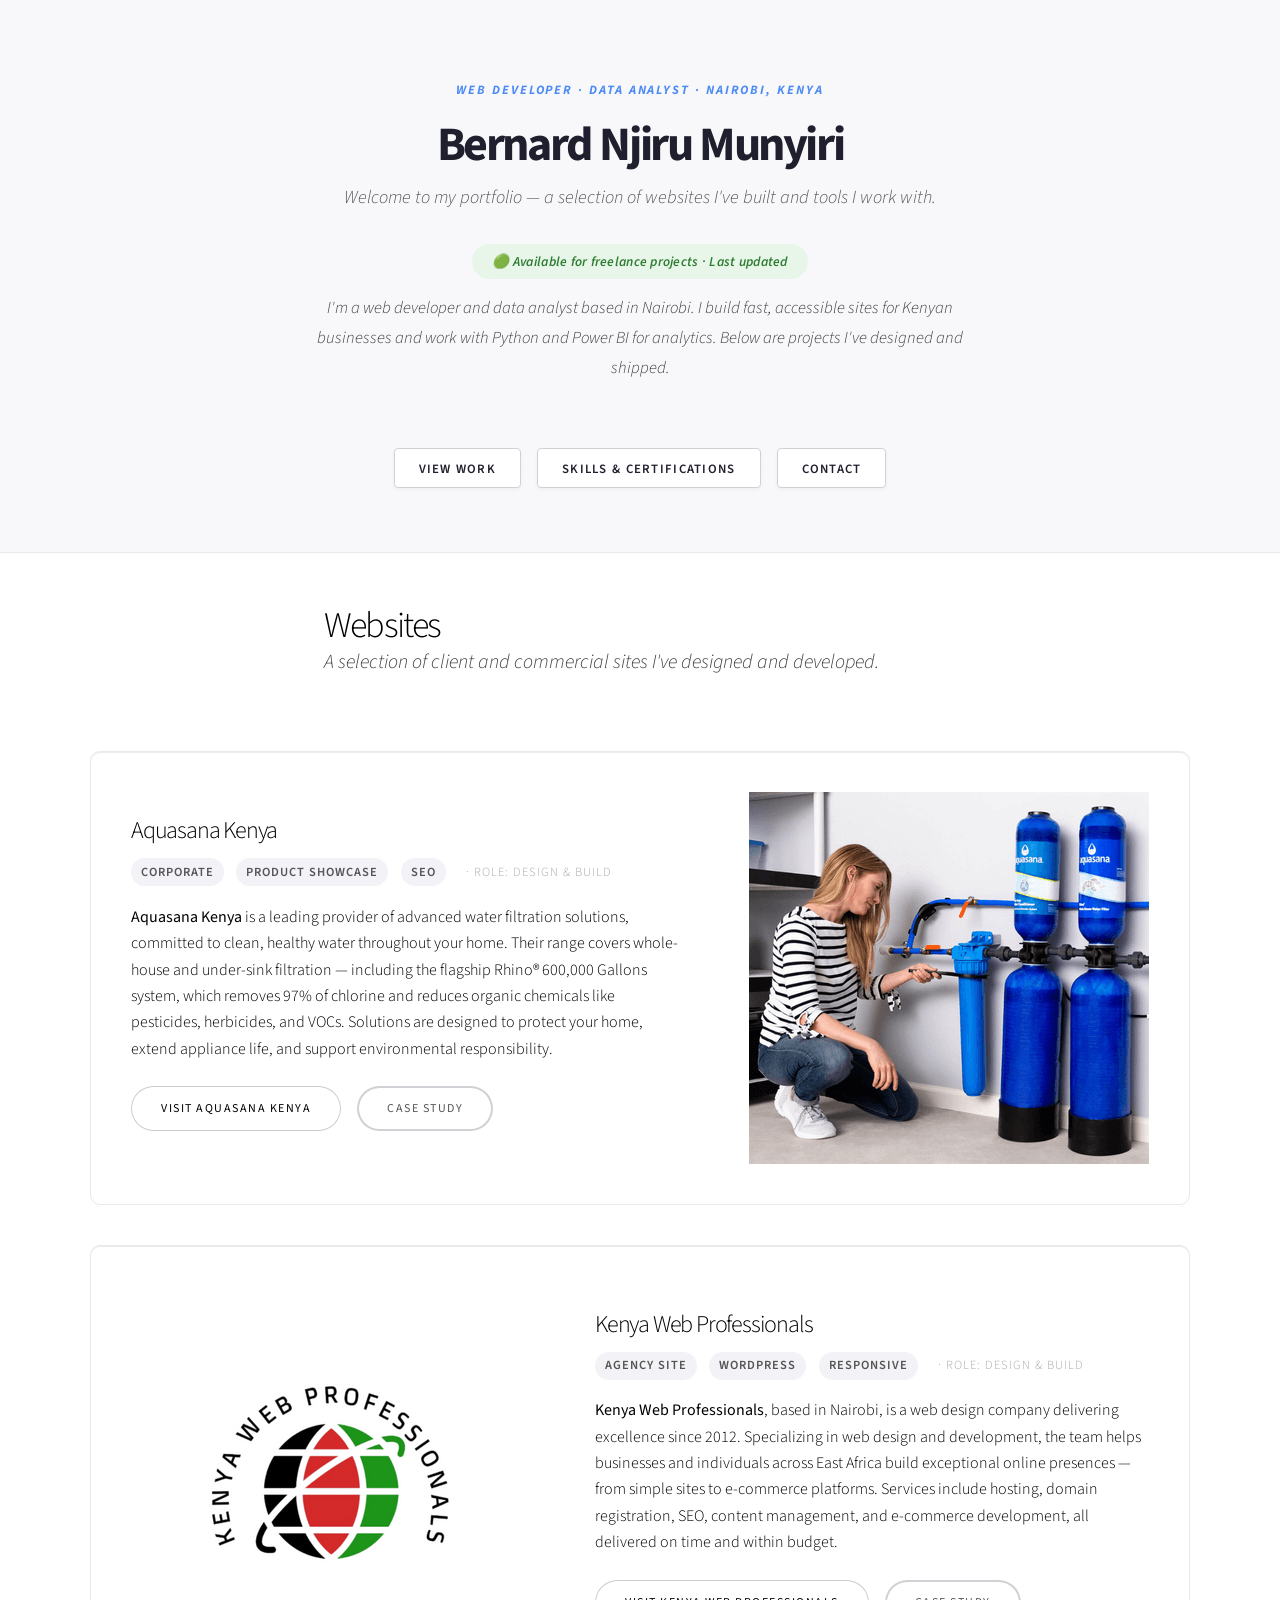
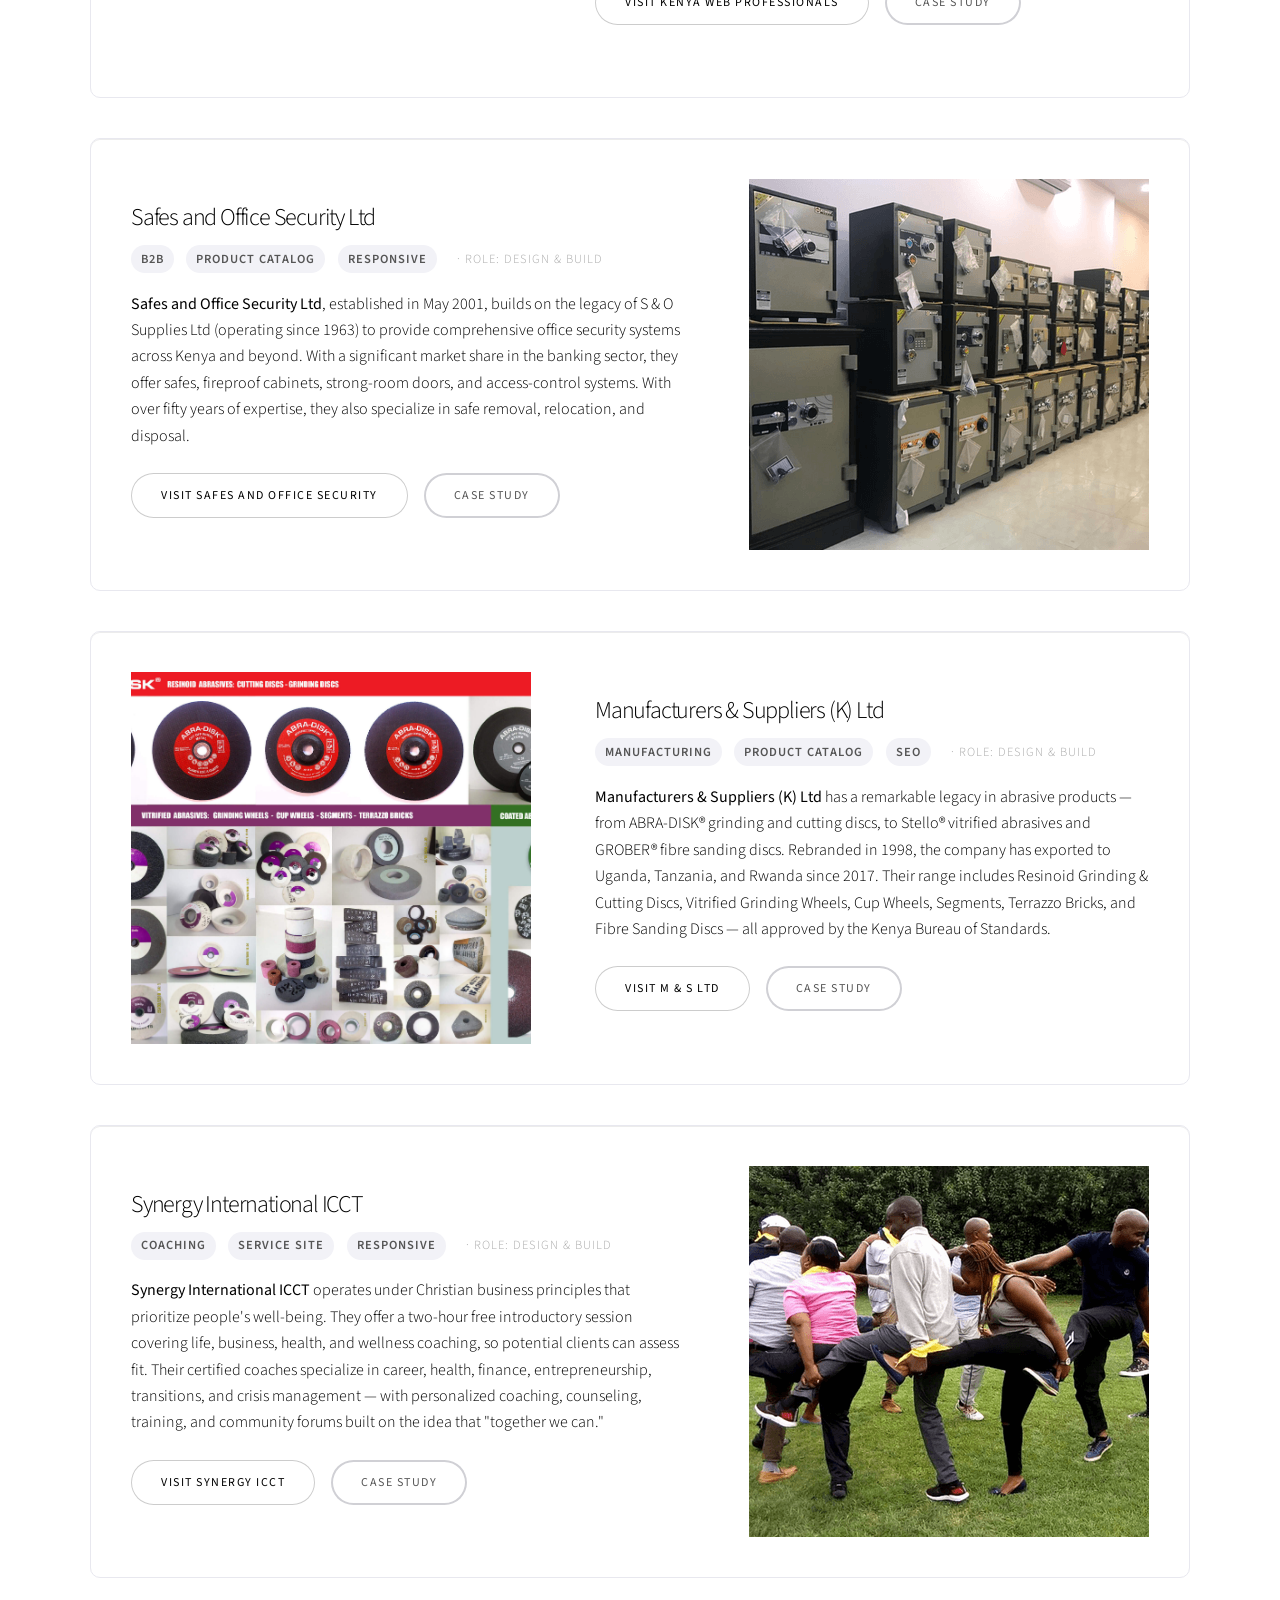
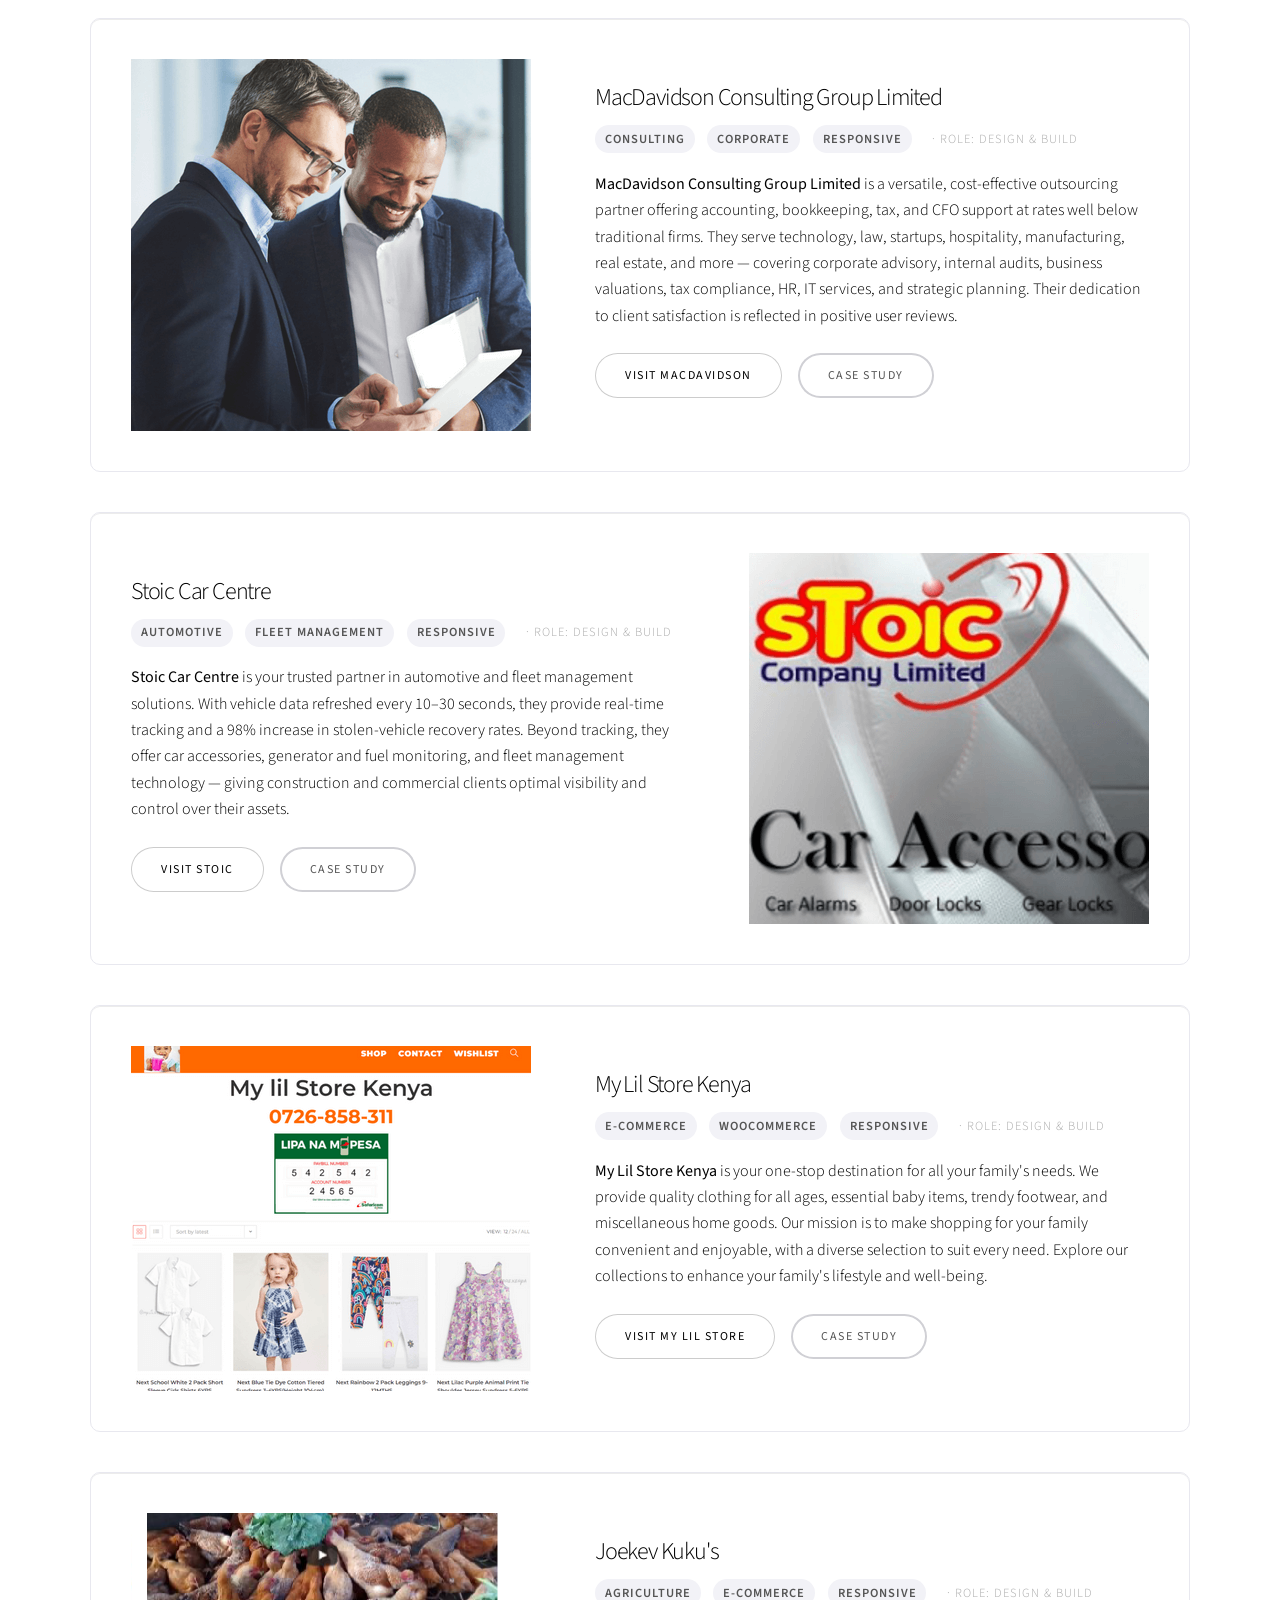
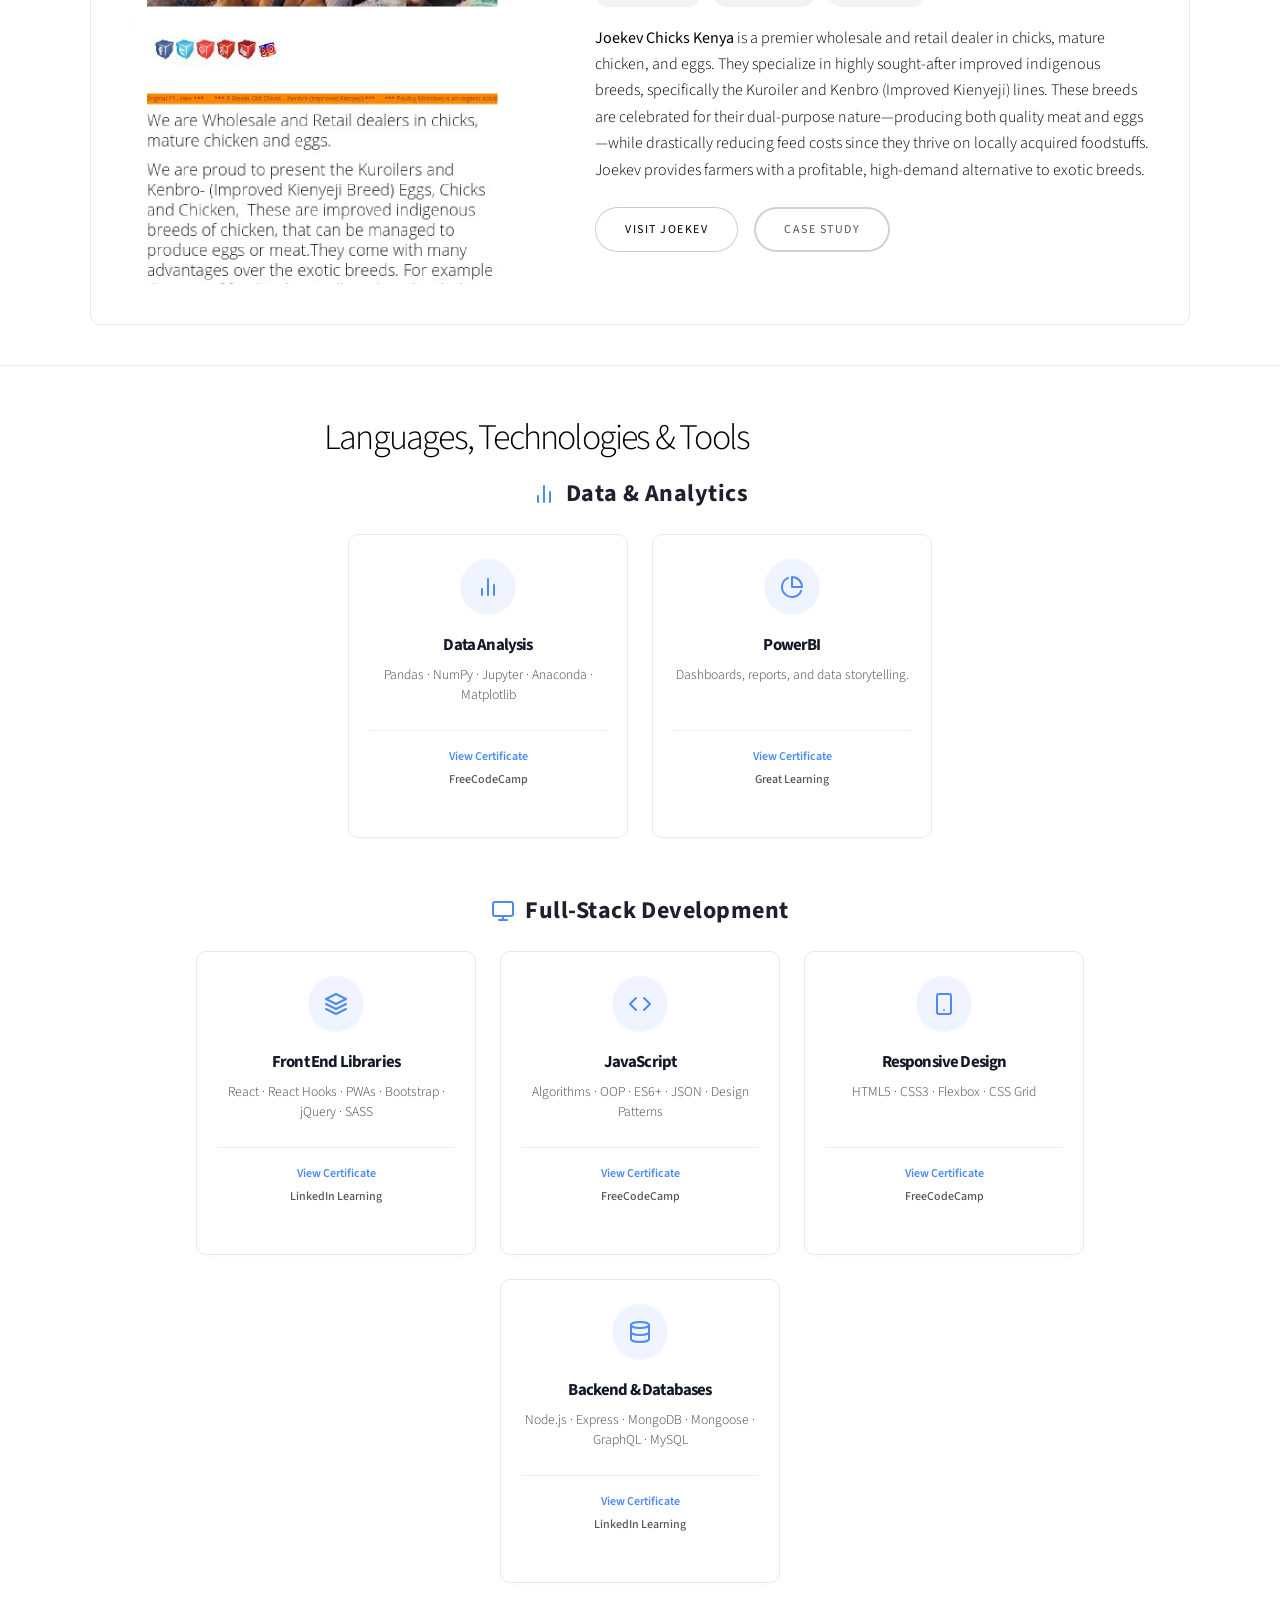
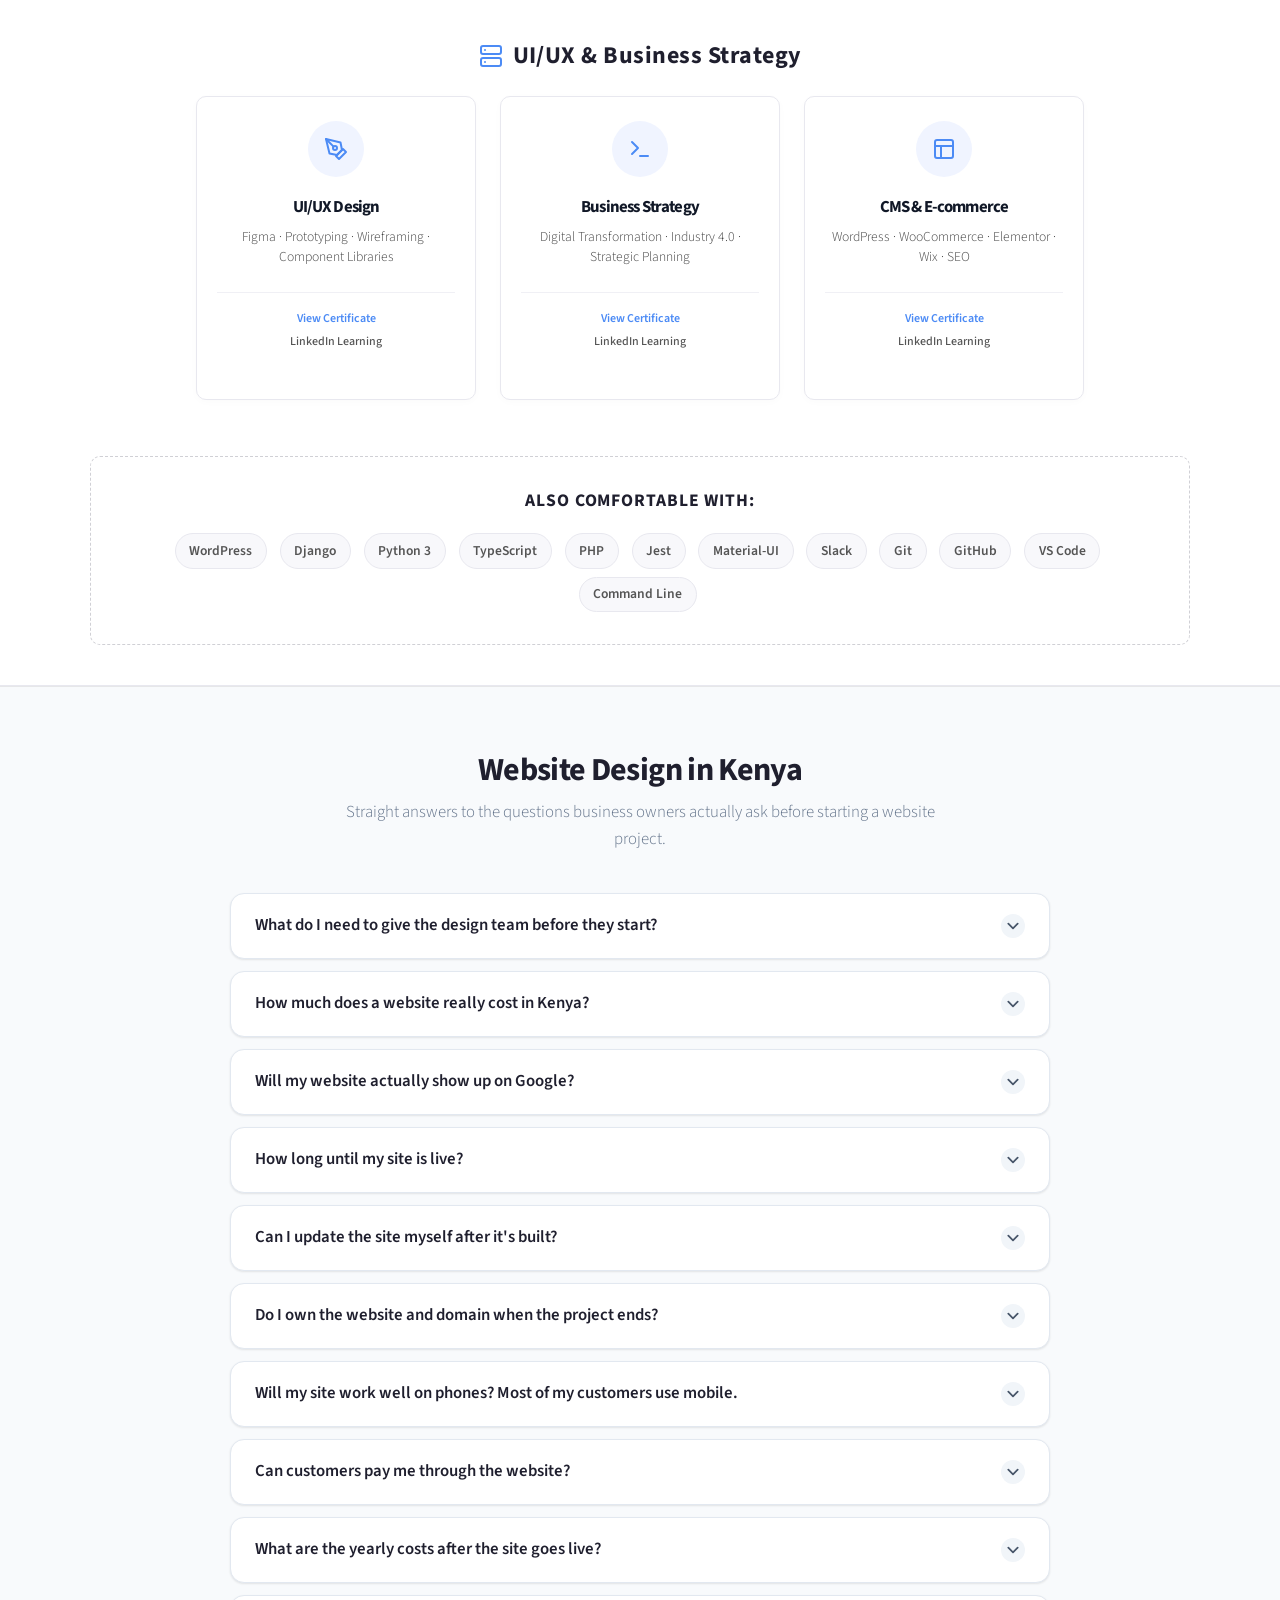
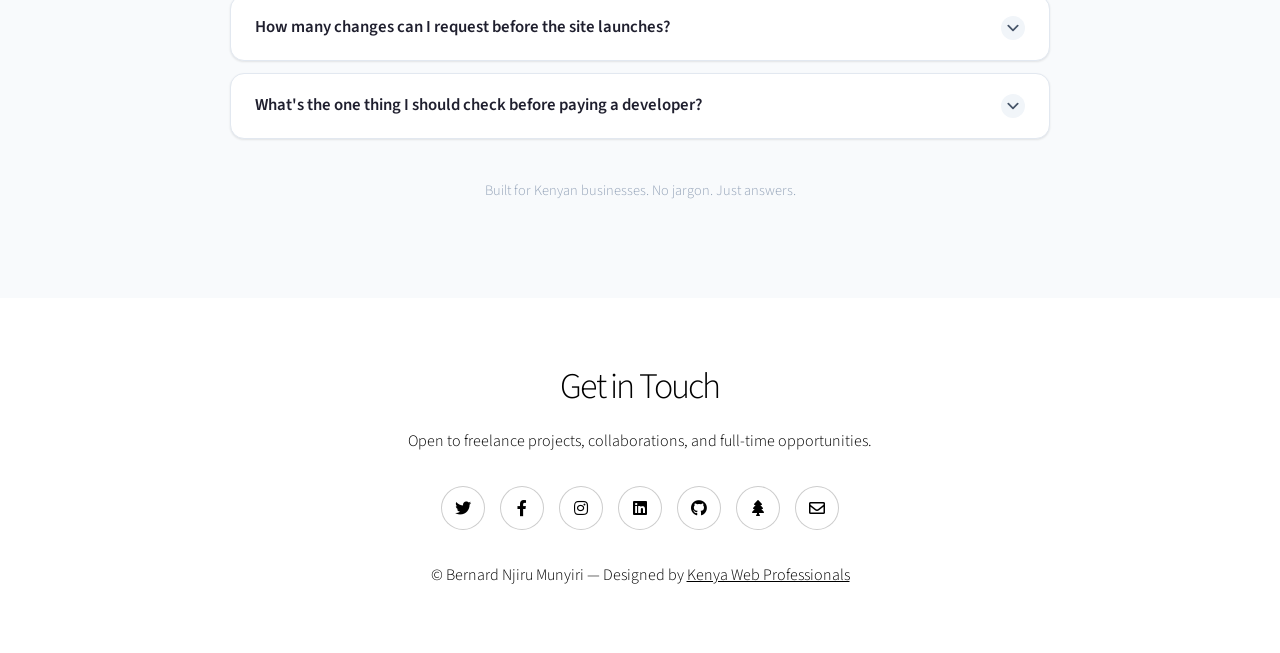
<file: index.html>
<!DOCTYPE html>
<html lang="en">
<head>
  <meta charset="utf-8" />
  <meta name="viewport" content="width=device-width, initial-scale=1, user-scalable=no" />
  <meta name="description" content="Bernard Njiru Munyiri — Web Developer & Data Analyst based in Nairobi, Kenya. Portfolio of websites, data projects, and certifications." />
  <meta name="author" content="Bernard Njiru Munyiri" />
  <meta name="theme-color" content="#1f1f2e" />
  
  <meta property="og:title" content="Bernard N Munyiri — Portfolio" />
  <meta property="og:description" content="Websites, data analysis, and full-stack projects by Bernard Njiru Munyiri." />
  <meta property="og:type" content="website" />
  
  <title>Bernard N Munyiri — Portfolio</title>

  <!-- Favicon -->
  <link rel="icon" type="image/png" href="images/KenyaWebProfessionals.png">
  <link rel="apple-touch-icon" href="images/KenyaWebProfessionals.png">

  <link rel="stylesheet" href="assets/css/main.css" />
  <link rel="stylesheet" href="assets/css/overrides.css" />
  <noscript><link rel="stylesheet" href="assets/css/noscript.css" /></noscript>
</head>

<body class="is-preload" id="top">

  <!-- ===== HEADER ===== -->
  <header class="page-header">
    <div class="header-inner">
      <p class="eyebrow">Web Developer · Data Analyst · Nairobi, Kenya</p>
      <h1>Bernard Njiru Munyiri</h1>
      <p class="subtitle">Welcome to my portfolio — a selection of websites I've built and tools I work with.</p>
      <p class="status-update">🟢 Available for freelance projects · Last updated <span id="last-updated"></span></p>
    </div>

    <section class="intro" aria-label="About">
      <p>I'm a web developer and data analyst based in Nairobi. I build fast, accessible sites for Kenyan businesses and work with Python and Power BI for analytics. Below are projects I've designed and shipped.</p>
    </section>

    <nav class="header-nav" aria-label="Primary">
      <a href="#websites" class="button small">View Work</a>
      <a href="#skills" class="button small alt">Skills &amp; Certifications</a>
      <a href="#contact" class="button small alt">Contact</a>
    </nav>
  </header>

  <!-- ===== MAIN ===== -->
  <main id="wrapper" class="divided">
    
    <header class="section-heading" id="websites">
      <h2>Websites</h2>
      <p>A selection of client and commercial sites I've designed and developed.</p>
    </header>

    <!-- Spotlight: Aquasana Kenya -->
    <section class="spotlight style1 orient-left content-align-left image-position-center onscroll-image-fade-in">
      <div class="content">
        <h3>Aquasana Kenya</h3>
        <p class="meta">
          <span class="tag">Corporate</span>
          <span class="tag">Product Showcase</span>
          <span class="tag">SEO</span>
          <span class="role">· Role: Design &amp; Build</span>
        </p>
        <p><strong>Aquasana Kenya</strong> is a leading provider of advanced water filtration solutions, committed to clean, healthy water throughout your home. Their range covers whole-house and under-sink filtration — including the flagship Rhino® 600,000 Gallons system, which removes 97% of chlorine and reduces organic chemicals like pesticides, herbicides, and VOCs. Solutions are designed to protect your home, extend appliance life, and support environmental responsibility.</p>
        <ul class="actions">
          <li><a href="https://aquasystemskenya.co.ke/" target="_blank" rel="noopener" class="button" aria-label="Visit Aquasana Kenya website">Visit Aquasana Kenya</a></li>
          <li><a href="#" class="button alt" onclick="toggleCaseStudy(this); return false;">Case Study</a></li>
        </ul>
        <div class="case-study">
          <p><strong>The Goal:</strong> To build a clean, educational corporate site to sell high-end water filtration systems.</p>
          <p><strong>My Role:</strong> Designed the layout, built the product showcase pages, and optimized the site for local SEO.</p>
          <p><strong>The Result:</strong> A professional, trustworthy platform that clearly explains complex filtration specs to everyday buyers.</p>
        </div>
      </div>
      <div class="image">
        <img src="images/AquasanaKenya.png" alt="Aquasana Kenya homepage screenshot" loading="lazy" />
      </div>
    </section>

    <!-- Spotlight: Kenya Web Professionals -->
    <section class="spotlight style1 orient-right content-align-left image-position-center onscroll-image-fade-in">
      <div class="content">
        <h3>Kenya Web Professionals</h3>
        <p class="meta">
          <span class="tag">Agency Site</span>
          <span class="tag">WordPress</span>
          <span class="tag">Responsive</span>
          <span class="role">· Role: Design &amp; Build</span>
        </p>
        <p><strong>Kenya Web Professionals</strong>, based in Nairobi, is a web design company delivering excellence since 2012. Specializing in web design and development, the team helps businesses and individuals across East Africa build exceptional online presences — from simple sites to e-commerce platforms. Services include hosting, domain registration, SEO, content management, and e-commerce development, all delivered on time and within budget.</p>
        <ul class="actions">
          <li><a href="https://tinyurl.com/y8ye9rp8/" target="_blank" rel="noopener" class="button" aria-label="Visit Kenya Web Professionals website">Visit Kenya Web Professionals</a></li>
          <li><a href="#" class="button alt" onclick="toggleCaseStudy(this); return false;">Case Study</a></li>
        </ul>
        <div class="case-study">
          <p><strong>The Goal:</strong> To create a modern agency portfolio that highlights services and past work.</p>
          <p><strong>My Role:</strong> Front-end development, responsive styling, and integrating the contact/lead capture forms.</p>
          <p><strong>The Result:</strong> A fast, SEO-friendly site that serves as the primary lead generator for the agency.</p>
        </div>
      </div>
      <div class="image">
        <img src="images/KenyaWebProfessionals.png" alt="Kenya Web Professionals homepage screenshot" loading="lazy" />
      </div>
    </section>
    
    <!-- Spotlight: Safes and Office Security Ltd -->
    <section class="spotlight style1 orient-left content-align-left image-position-center onscroll-image-fade-in">
      <div class="content">
        <h3>Safes and Office Security Ltd</h3>
        <p class="meta">
          <span class="tag">B2B</span>
          <span class="tag">Product Catalog</span>
          <span class="tag">Responsive</span>
          <span class="role">· Role: Design &amp; Build</span>
        </p>
        <p><strong>Safes and Office Security Ltd</strong>, established in May 2001, builds on the legacy of S &amp; O Supplies Ltd (operating since 1963) to provide comprehensive office security systems across Kenya and beyond. With a significant market share in the banking sector, they offer safes, fireproof cabinets, strong-room doors, and access-control systems. With over fifty years of expertise, they also specialize in safe removal, relocation, and disposal.</p>
        <ul class="actions">
          <li><a href="https://safesandofficesecurity.com/" target="_blank" rel="noopener" class="button" aria-label="Visit Safes and Office Security website">Visit Safes and Office Security</a></li>
          <li><a href="#" class="button alt" onclick="toggleCaseStudy(this); return false;">Case Study</a></li>
        </ul>
        <div class="case-study">
          <p><strong>The Goal:</strong> To modernize the digital presence of a legacy security equipment supplier.</p>
          <p><strong>My Role:</strong> Structured their vast product catalog, built the responsive layout, and integrated a quote request system.</p>
          <p><strong>The Result:</strong> A highly functional B2B site that makes it easy for banks and businesses to find the right security solutions.</p>
        </div>
      </div>
      <div class="image">
        <img src="images/SafesandOfficeSecurityLtd.png" alt="Safes and Office Security Ltd homepage screenshot" loading="lazy" />
      </div>
    </section>
    
    <!-- Spotlight: Manufacturers & Suppliers (K) Ltd -->
    <section class="spotlight style1 orient-right content-align-left image-position-center onscroll-image-fade-in">
      <div class="content">
        <h3>Manufacturers &amp; Suppliers (K) Ltd</h3>
        <p class="meta">
          <span class="tag">Manufacturing</span>
          <span class="tag">Product Catalog</span>
          <span class="tag">SEO</span>
          <span class="role">· Role: Design &amp; Build</span>
        </p>
        <p><strong>Manufacturers &amp; Suppliers (K) Ltd</strong> has a remarkable legacy in abrasive products — from ABRA-DISK® grinding and cutting discs, to Stello® vitrified abrasives and GROBER® fibre sanding discs. Rebranded in 1998, the company has exported to Uganda, Tanzania, and Rwanda since 2017. Their range includes Resinoid Grinding &amp; Cutting Discs, Vitrified Grinding Wheels, Cup Wheels, Segments, Terrazzo Bricks, and Fibre Sanding Discs — all approved by the Kenya Bureau of Standards.</p>
        <ul class="actions">
          <li><a href="https://mslabrasives.com/" target="_blank" rel="noopener" class="button" aria-label="Visit Manufacturers and Suppliers website">Visit M &amp; S Ltd</a></li>
          <li><a href="#" class="button alt" onclick="toggleCaseStudy(this); return false;">Case Study</a></li>
        </ul>
        <div class="case-study">
          <p><strong>The Goal:</strong> Create an industrial catalog site to showcase abrasive products and expand regional reach.</p>
          <p><strong>My Role:</strong> Organized the technical product data, designed the responsive UI, and optimized page load speeds.</p>
          <p><strong>The Result:</strong> A no-nonsense, fast-loading site that serves as a reliable digital catalog for clients across East Africa.</p>
        </div>
      </div>
      <div class="image">
        <img src="images/Manufacturers&Suppliers(K)Ltd.jpg" alt="Manufacturers and Suppliers Kenya homepage screenshot" loading="lazy" />
      </div>
    </section>

    <!-- Spotlight: Synergy International ICCT -->
    <section class="spotlight style1 orient-left content-align-left image-position-center onscroll-image-fade-in">
      <div class="content">
        <h3>Synergy International ICCT</h3>
        <p class="meta">
          <span class="tag">Coaching</span>
          <span class="tag">Service Site</span>
          <span class="tag">Responsive</span>
          <span class="role">· Role: Design &amp; Build</span>
        </p>
        <p><strong>Synergy International ICCT</strong> operates under Christian business principles that prioritize people's well-being. They offer a two-hour free introductory session covering life, business, health, and wellness coaching, so potential clients can assess fit. Their certified coaches specialize in career, health, finance, entrepreneurship, transitions, and crisis management — with personalized coaching, counseling, training, and community forums built on the idea that "together we can."</p>
        <ul class="actions">
          <li><a href="http://www.synergyicct.org/" target="_blank" rel="noopener" class="button" aria-label="Visit Synergy International ICCT website">Visit Synergy ICCT</a></li>
          <li><a href="#" class="button alt" onclick="toggleCaseStudy(this); return false;">Case Study</a></li>
        </ul>
        <div class="case-study">
          <p><strong>The Goal:</strong> To create a welcoming platform for life and business coaching services.</p>
          <p><strong>My Role:</strong> Designed a calm, professional layout, built the service pages, and implemented an easy booking/contact flow.</p>
          <p><strong>The Result:</strong> A supportive, easy-to-navigate site that builds trust and encourages visitors to book the free intro session.</p>
        </div>
      </div>
      <div class="image">
        <img src="images/SynergyInternationalICCT.png" alt="Synergy International ICCT homepage screenshot" loading="lazy" />
      </div>
    </section>

    <!-- Spotlight: MacDavidson Consulting Group Limited -->
    <section class="spotlight style1 orient-right content-align-left image-position-center onscroll-image-fade-in">
      <div class="content">
        <h3>MacDavidson Consulting Group Limited</h3>
        <p class="meta">
          <span class="tag">Consulting</span>
          <span class="tag">Corporate</span>
          <span class="tag">Responsive</span>
          <span class="role">· Role: Design &amp; Build</span>
        </p>
        <p><strong>MacDavidson Consulting Group Limited</strong> is a versatile, cost-effective outsourcing partner offering accounting, bookkeeping, tax, and CFO support at rates well below traditional firms. They serve technology, law, startups, hospitality, manufacturing, real estate, and more — covering corporate advisory, internal audits, business valuations, tax compliance, HR, IT services, and strategic planning. Their dedication to client satisfaction is reflected in positive user reviews.</p>
        <ul class="actions">
          <li><a href="https://www.macdavidson.co.ke" target="_blank" rel="noopener" class="button" aria-label="Visit MacDavidson Consulting website">Visit MacDavidson</a></li>
          <li><a href="#" class="button alt" onclick="toggleCaseStudy(this); return false;">Case Study</a></li>
        </ul>
        <div class="case-study">
          <p><strong>The Goal:</strong> To build a professional site that communicates trust and expertise in financial consulting.</p>
          <p><strong>My Role:</strong> UI design, structuring the service offerings (from bookkeeping to CFO support), and ensuring a clean, corporate look.</p>
          <p><strong>The Result:</strong> A polished B2B website that positions the firm as a reliable, cost-effective alternative to traditional accounting firms.</p>
        </div>
      </div>
      <div class="image">
        <img src="images/macdavidson.png" alt="MacDavidson Consulting Group homepage screenshot" loading="lazy" />
      </div>
    </section>

    <!-- Spotlight: Stoic Car Centre -->
    <section class="spotlight style1 orient-left content-align-left image-position-center onscroll-image-fade-in">
      <div class="content">
        <h3>Stoic Car Centre</h3>
        <p class="meta">
          <span class="tag">Automotive</span>
          <span class="tag">Fleet Management</span>
          <span class="tag">Responsive</span>
          <span class="role">· Role: Design &amp; Build</span>
        </p>
        <p><strong>Stoic Car Centre</strong> is your trusted partner in automotive and fleet management solutions. With vehicle data refreshed every 10–30 seconds, they provide real-time tracking and a 98% increase in stolen-vehicle recovery rates. Beyond tracking, they offer car accessories, generator and fuel monitoring, and fleet management technology — giving construction and commercial clients optimal visibility and control over their assets.</p>
        <ul class="actions">
          <li><a href="https://stoiccarcentre.com/" target="_blank" rel="noopener" class="button" aria-label="Visit Stoic Car Centre website">Visit Stoic</a></li>
          <li><a href="#" class="button alt" onclick="toggleCaseStudy(this); return false;">Case Study</a></li>
        </ul>
        <div class="case-study">
          <p><strong>The Goal:</strong> To launch a high-tech site for fleet management and vehicle tracking services.</p>
          <p><strong>My Role:</strong> Built the product showcase, integrated the vehicle tracking feature highlights, and ensured a modern, tech-forward UI.</p>
          <p><strong>The Result:</strong> A sleek, dynamic website that clearly explains their 98% recovery rate and tracking technology.</p>
        </div>
      </div>
      <div class="image">
        <img src="images/stoic.png" alt="Stoic Car Centre homepage screenshot" loading="lazy" />
      </div>
    </section>
        
    <!-- Spotlight: My Lil Store Kenya -->
    <section class="spotlight style1 orient-right content-align-left image-position-center onscroll-image-fade-in">
      <div class="content">
        <h3>My Lil Store Kenya</h3>
        <p class="meta">
          <span class="tag">E-commerce</span>
          <span class="tag">WooCommerce</span>
          <span class="tag">Responsive</span>
          <span class="role">· Role: Design &amp; Build</span>
        </p>
        <p><strong>My Lil Store Kenya</strong> is your one-stop destination for all your family's needs. We provide quality clothing for all ages, essential baby items, trendy footwear, and miscellaneous home goods. Our mission is to make shopping for your family convenient and enjoyable, with a diverse selection to suit every need. Explore our collections to enhance your family's lifestyle and well-being.</p>
        <ul class="actions">
          <li><a href="http://www.mylilstorekenya.com/" target="_blank" rel="noopener" class="button" aria-label="Visit My Lil Store Kenya website">Visit My Lil Store</a></li>
          <li><a href="#" class="button alt" onclick="toggleCaseStudy(this); return false;">Case Study</a></li>
        </ul>
        <div class="case-study">
          <p><strong>The Goal:</strong> The client needed a reliable e-commerce platform to showcase and sell a diverse range of family products, including baby items and clothing.</p>
          <p><strong>My Role:</strong> I handled the UI/UX design, built the responsive product catalogs, and ensured the mobile checkout flow was seamless.</p>
          <p><strong>The Result:</strong> A fast, mobile-first store that clearly organizes hundreds of items, making it easy for parents to shop.</p>
        </div>
      </div>
      <div class="image">
        <img src="images/My-lil-Store-Kenya (2).png" alt="My Lil Store Kenya homepage screenshot" loading="lazy" />
      </div>
 
    </section>

    <!-- Spotlight: Joekev Kuku's -->
    <section class="spotlight style1 orient-right content-align-left image-position-center onscroll-image-fade-in">
      <div class="content">
        <h3>Joekev Kuku's</h3>
        <p class="meta">
          <span class="tag">Agriculture</span>
          <span class="tag">E-commerce</span>
          <span class="tag">Responsive</span>
          <span class="role">· Role: Design &amp; Build</span>
        </p>
        <p><strong>Joekev Chicks Kenya</strong> is a premier wholesale and retail dealer in chicks, mature chicken, and eggs. They specialize in highly sought-after improved indigenous breeds, specifically the Kuroiler and Kenbro (Improved Kienyeji) lines. These breeds are celebrated for their dual-purpose nature—producing both quality meat and eggs—while drastically reducing feed costs since they thrive on locally acquired foodstuffs. Joekev provides farmers with a profitable, high-demand alternative to exotic breeds.</p>
        <ul class="actions">
          <li><a href="#" target="_blank" rel="noopener" class="button" aria-label="Visit Joekev Kuku's website">Visit Joekev</a></li>
          <li><a href="#" class="button alt" onclick="toggleCaseStudy(this); return false;">Case Study</a></li>
        </ul>
        <div class="case-study">
          <p><strong>The Goal:</strong> To create an informative agricultural platform that educates farmers on the benefits of improved Kienyeji breeds and drives sales for their chicks and eggs.</p>
          <p><strong>My Role:</strong> Designed a clean, easy-to-read layout to highlight the dual-purpose benefits of the breeds, and built a responsive image gallery for the livestock.</p>
          <p><strong>The Result:</strong> A highly accessible site that clearly communicates the cost-saving advantages of Kuroiler and Kenbro breeds to local farmers.</p>
        </div>
      </div>
      <div class="image">
        <img src="images/joekevekukus.png" alt="Joekev Kuku's homepage screenshot" loading="lazy" />
      </div>
    </section>
           
    <!-- ===== SKILLS ===== -->
    <section class="skills-section" id="skills">
      <header class="section-heading">
        <h2>Languages, Technologies &amp; Tools</h2>
      </header>
      
      <div class="skills-container">
        
        <!-- ================= DATA & ANALYTICS ================= -->
        <div class="skill-category">
          <h3 class="category-title">
            <svg class="title-icon" width="24" height="24" viewBox="0 0 24 24" fill="none" stroke="currentColor" stroke-width="2" stroke-linecap="round" stroke-linejoin="round"><line x1="18" y1="20" x2="18" y2="10"></line><line x1="12" y1="20" x2="12" y2="4"></line><line x1="6" y1="20" x2="6" y2="14"></line></svg>
            Data &amp; Analytics
          </h3>
          <div class="skill-grid">
            
            <section class="skill-card">
              <div class="icon">
                <svg viewBox="0 0 24 24" fill="none" stroke="currentColor" stroke-width="2" stroke-linecap="round" stroke-linejoin="round"><line x1="18" y1="20" x2="18" y2="10"></line><line x1="12" y1="20" x2="12" y2="4"></line><line x1="6" y1="20" x2="6" y2="14"></line></svg>
              </div>
              <h3>Data Analysis</h3>
              <p>Pandas · NumPy · Jupyter · Anaconda · Matplotlib</p>
              <p class="cert">
                <a href="https://freecodecamp.org/certification/Bernard-N-Munyiri/data-analysis-with-python-v7" target="_blank" rel="noopener">View Certificate</a><br>
                <a href="https://www.freecodecamp.org/" target="_blank" rel="noopener" class="org">FreeCodeCamp</a>
              </p>
            </section>

            <section class="skill-card">
              <div class="icon">
                <svg viewBox="0 0 24 24" fill="none" stroke="currentColor" stroke-width="2" stroke-linecap="round" stroke-linejoin="round"><path d="M21.21 15.89A10 10 0 1 1 8 2.83"></path><path d="M22 12A10 10 0 0 0 12 2v10z"></path></svg>
              </div>
              <h3>PowerBI</h3>
              <p>Dashboards, reports, and data storytelling.</p>
              <p class="cert">
                <a href="https://olympus.mygreatlearning.com/courses/30824/certificate" target="_blank" rel="noopener">View Certificate</a><br>
                <a href="https://www.mygreatlearning.com/" target="_blank" rel="noopener" class="org">Great Learning</a>
              </p>
            </section>

          </div>
        </div>

        <!-- ================= WEB & FULL STACK ================= -->
        <div class="skill-category">
          <h3 class="category-title">
            <svg class="title-icon" width="24" height="24" viewBox="0 0 24 24" fill="none" stroke="currentColor" stroke-width="2" stroke-linecap="round" stroke-linejoin="round"><rect x="2" y="3" width="20" height="14" rx="2" ry="2"></rect><line x1="8" y1="21" x2="16" y2="21"></line><line x1="12" y1="17" x2="12" y2="21"></line></svg>
            Full-Stack Development
          </h3>
          <div class="skill-grid">

            <section class="skill-card">
              <div class="icon">
                <svg viewBox="0 0 24 24" fill="none" stroke="currentColor" stroke-width="2" stroke-linecap="round" stroke-linejoin="round"><polygon points="12 2 2 7 12 12 22 7 12 2"></polygon><polyline points="2 12 12 17 22 12"></polyline><polyline points="2 17 12 22 22 17"></polyline></svg>
              </div>
              <h3>Front End Libraries</h3>
              <p>React · React Hooks · PWAs · Bootstrap · jQuery · SASS</p>
              <p class="cert">
                <a href="https://www.linkedin.com/learning/certificates/213dad55764907ab6808e21b2530cda4dc8e20cda68bf7d5b568e9392af35c65" target="_blank" rel="noopener">View Certificate</a><br>
                <a href="https://www.linkedin.com/learning/" target="_blank" rel="noopener" class="org">LinkedIn Learning</a>
              </p>
            </section>

            <section class="skill-card">
              <div class="icon">
                <svg viewBox="0 0 24 24" fill="none" stroke="currentColor" stroke-width="2" stroke-linecap="round" stroke-linejoin="round"><polyline points="16 18 22 12 16 6"></polyline><polyline points="8 6 2 12 8 18"></polyline></svg>
              </div>
              <h3>JavaScript</h3>
              <p>Algorithms · OOP · ES6+ · JSON · Design Patterns</p>
              <p class="cert">
                <a href="https://www.freecodecamp.org/certification/Bernard-N-Munyiri/javascript-algorithms-and-data-structures" target="_blank" rel="noopener">View Certificate</a><br>
                <a href="https://www.freecodecamp.org/" target="_blank" rel="noopener" class="org">FreeCodeCamp</a>
              </p>
            </section>

            <section class="skill-card">
              <div class="icon">
                <svg viewBox="0 0 24 24" fill="none" stroke="currentColor" stroke-width="2" stroke-linecap="round" stroke-linejoin="round"><rect x="5" y="2" width="14" height="20" rx="2" ry="2"></rect><line x1="12" y1="18" x2="12.01" y2="18"></line></svg>
              </div>
              <h3>Responsive Design</h3>
              <p>HTML5 · CSS3 · Flexbox · CSS Grid</p>
              <p class="cert">
                <a href="https://www.freecodecamp.org/certification/Bernard-N-Munyiri/responsive-web-design" target="_blank" rel="noopener">View Certificate</a><br>
                <a href="https://www.freecodecamp.org/" target="_blank" rel="noopener" class="org">FreeCodeCamp</a>
              </p>
            </section>

            <section class="skill-card">
              <div class="icon">
                <svg viewBox="0 0 24 24" fill="none" stroke="currentColor" stroke-width="2" stroke-linecap="round" stroke-linejoin="round"><ellipse cx="12" cy="5" rx="9" ry="3"></ellipse><path d="M21 12c0 1.66-4 3-9 3s-9-1.34-9-3"></path><path d="M3 5v14c0 1.66 4 3 9 3s9-1.34 9-3V5"></path></svg>
              </div>
              <h3>Backend &amp; Databases</h3>
              <p>Node.js · Express · MongoDB · Mongoose · GraphQL · MySQL</p>
              <p class="cert">
                <a href="https://www.linkedin.com/learning/certificates/173402eb66ef13bf89cbc4e90ae0528f81251d0c7a730cd13fdc2ba6150397da" target="_blank" rel="noopener">View Certificate</a><br>
                <a href="https://www.linkedin.com/learning/" target="_blank" rel="noopener" class="org">LinkedIn Learning</a>
              </p>
            </section>

          </div>
        </div>

        <!-- ================= UI/UX & STRATEGY ================= -->
        <div class="skill-category">
          <h3 class="category-title">
            <svg class="title-icon" width="24" height="24" viewBox="0 0 24 24" fill="none" stroke="currentColor" stroke-width="2" stroke-linecap="round" stroke-linejoin="round"><rect x="2" y="2" width="20" height="8" rx="2" ry="2"></rect><rect x="2" y="14" width="20" height="8" rx="2" ry="2"></rect><line x1="6" y1="6" x2="6.01" y2="6"></line><line x1="6" y1="18" x2="6.01" y2="18"></line></svg>
            UI/UX &amp; Business Strategy
          </h3>
          <div class="skill-grid">

            <section class="skill-card">
              <div class="icon">
                <svg viewBox="0 0 24 24" fill="none" stroke="currentColor" stroke-width="2" stroke-linecap="round" stroke-linejoin="round"><path d="M12 19l7-7 3 3-7 7-3-3z"></path><path d="M18 13l-1.5-7.5L2 2l3.5 14.5L13 18l5-5z"></path><path d="M2 2l7.586 7.586"></path><circle cx="11" cy="11" r="2"></circle></svg>
              </div>
              <h3>UI/UX Design</h3>
              <p>Figma · Prototyping · Wireframing · Component Libraries</p>
              <p class="cert">
                <a href="https://www.linkedin.com/learning/certificates/09333fe21b345feaee1676e108235bbc4eb2dace3441a2c27a3ec5fa8efa7232" target="_blank" rel="noopener">View Certificate</a><br>
                <a href="https://www.linkedin.com/learning/" target="_blank" rel="noopener" class="org">LinkedIn Learning</a>
              </p>
            </section>

            <section class="skill-card">
              <div class="icon">
                <svg viewBox="0 0 24 24" fill="none" stroke="currentColor" stroke-width="2" stroke-linecap="round" stroke-linejoin="round"><polyline points="4 17 10 11 4 5"></polyline><line x1="12" y1="19" x2="20" y2="19"></line></svg>
              </div>
              <h3>Business Strategy</h3>
              <p>Digital Transformation · Industry 4.0 · Strategic Planning</p>
              <p class="cert">
                <a href="https://www.linkedin.com/learning/certificates/efcf272499c039ac4087f5a85fc6d624e4bca02474f84be4cd88d970212b7b14" target="_blank" rel="noopener">View Certificate</a><br>
                <a href="https://www.linkedin.com/learning/" target="_blank" rel="noopener" class="org">LinkedIn Learning</a>
              </p>
            </section>

            <section class="skill-card">
              <div class="icon">
                <svg viewBox="0 0 24 24" fill="none" stroke="currentColor" stroke-width="2" stroke-linecap="round" stroke-linejoin="round"><rect x="3" y="3" width="18" height="18" rx="2" ry="2"></rect><line x1="3" y1="9" x2="21" y2="9"></line><line x1="9" y1="21" x2="9" y2="9"></line></svg>
              </div>
              <h3>CMS &amp; E-commerce</h3>
              <p>WordPress · WooCommerce · Elementor · Wix · SEO</p>
              <p class="cert">
                <a href="https://www.linkedin.com/learning/certificates/692d646933c37f6e1c8f4f36d75365af14b61961f8ff3abf6c7da59ce3414fc3" target="_blank" rel="noopener">View Certificate</a><br>
                <a href="https://www.linkedin.com/learning/" target="_blank" rel="noopener" class="org">LinkedIn Learning</a>
              </p>
            </section>

          </div>
        </div>

        <!-- 4.3 Skills without certs -->
        <div class="skills-extra">
          <h3>Also comfortable with:</h3>
          <div class="extra-tags">
            <span class="tag">WordPress</span>
            <span class="tag">Django</span>
            <span class="tag">Python 3</span>
            <span class="tag">TypeScript</span>
            <span class="tag">PHP</span>
            <span class="tag">Jest</span>
            <span class="tag">Material-UI</span>
            <span class="tag">Slack</span>
            <span class="tag">Git</span>
            <span class="tag">GitHub</span>
            <span class="tag">VS Code</span>
            <span class="tag">Command Line</span>
          </div>
        </div>
      </div>
    </section>

    <!-- ===== FAQ SECTION ===== -->
    <section class="faq-section" id="faq" aria-labelledby="faq-heading">
      <div class="faq-container">
        <div class="faq-header">
          <h2 id="faq-heading">Website Design in Kenya</h2>
          <p>Straight answers to the questions business owners actually ask before starting a website project.</p>
        </div>

        <div class="accordion">

          <div class="accordion-item">
            <div class="accordion-trigger" role="button" tabindex="0" aria-expanded="false">
              <span class="faq-trigger-text">What do I need to give the design team before they start?</span>
              <span class="faq-icon">
                <svg viewBox="0 0 12 12" fill="none"><path d="M2 4L6 8L10 4" stroke="currentColor" stroke-width="1.5" stroke-linecap="round" stroke-linejoin="round"/></svg>
              </span>
            </div>
            <div class="accordion-panel" role="region">
              <p><strong>Everything below, in one folder, before the kickoff call.</strong> Missing items are the number one cause of project delays — not the design work itself.</p>
              <ul>
                <li>Business name &amp; tagline</li>
                <li>Logo files (PNG, SVG, AI/PDF)</li>
                <li>Brand colors &amp; fonts (if defined)</li>
                <li>High-res product/service photos</li>
                <li>Written text for every page</li>
                <li>Contact details (phone, email, WhatsApp)</li>
                <li>Physical address &amp; Google Maps pin</li>
                <li>Social media links</li>
                <li>List of services or products</li>
                <li>Prices (if shown publicly)</li>
                <li>About-us story &amp; team bios</li>
                <li>Certifications, awards, partners</li>
                <li>Domain name (or approval to buy one)</li>
                <li>Hosting account or approval to set up</li>
                <li>Existing site login (if any)</li>
                <li>Google Analytics / Search Console access</li>
                <li>Google Business Profile access</li>
                <li>M-Pesa Paybill/Till number (if selling)</li>
                <li>Sample sites you like (and why)</li>
                <li>Sample sites you dislike (and why)</li>
                <li>Target customer description</li>
                <li>Main competitor sites</li>
                <li>Key pages you want (e.g. Home, About, Contact)</li>
                <li>Primary call-to-action (call, buy, book, sign up)</li>
                <li>Any legal text (privacy policy, terms)</li>
                <li>Single decision-maker for approvals</li>
                <li>Your deadline &amp; launch date</li>
                <li>Budget range, confirmed in writing</li>
                <li>Preferred communication channel &amp; hours</li>
                <li>Login details for any tools they'll need</li>
              </ul>
              <p>If you don't have some of these yet — like professional photos or written copy — tell the team upfront so they can quote for it or adjust the timeline.</p>
            </div>
          </div>

          <div class="accordion-item">
            <div class="accordion-trigger" role="button" tabindex="0" aria-expanded="false">
              <span class="faq-trigger-text">How much does a website really cost in Kenya?</span>
              <span class="faq-icon">
                <svg viewBox="0 0 12 12" fill="none"><path d="M2 4L6 8L10 4" stroke="currentColor" stroke-width="1.5" stroke-linecap="round" stroke-linejoin="round"/></svg>
              </span>
            </div>
            <div class="accordion-panel" role="region">
              <p><strong>Expect anywhere from KES 15,000 to over KES 80,000</strong> depending on what you need. A simple 3–5 page starter site usually sits around KES 15,000–25,000. A proper business site with lead capture, local SEO, and mobile-first design falls in the KES 35,000–60,000 range. Ecommerce with M-Pesa integration starts around KES 80,000 and goes up.</p>
              <p>Don't forget the yearly costs: domain registration (roughly KES 1,000–2,000/year) and hosting (KES 2,500–9,000/year) are separate from the build fee.</p>
            </div>
          </div>

          <div class="accordion-item">
            <div class="accordion-trigger" role="button" tabindex="0" aria-expanded="false">
              <span class="faq-trigger-text">Will my website actually show up on Google?</span>
              <span class="faq-icon">
                <svg viewBox="0 0 12 12" fill="none"><path d="M2 4L6 8L10 4" stroke="currentColor" stroke-width="1.5" stroke-linecap="round" stroke-linejoin="round"/></svg>
              </span>
            </div>
            <div class="accordion-panel" role="region">
              <p>A well-built site gives you the <strong>foundation</strong> to rank — clean structure, fast loading, mobile-friendly pages, and proper titles. But ranking for competitive terms takes time and usually content beyond your homepage.</p>
              <p>The practical minimum: make sure your site loads in under 5 seconds on mobile, includes your location and service keywords naturally, and is linked to a Google Business Profile. That alone puts you ahead of many Kenyan small business sites that are still desktop-only and slow.</p>
            </div>
          </div>

          <div class="accordion-item">
            <div class="accordion-trigger" role="button" tabindex="0" aria-expanded="false">
              <span class="faq-trigger-text">How long until my site is live?</span>
              <span class="faq-icon">
                <svg viewBox="0 0 12 12" fill="none"><path d="M2 4L6 8L10 4" stroke="currentColor" stroke-width="1.5" stroke-linecap="round" stroke-linejoin="round"/></svg>
              </span>
            </div>
            <div class="accordion-panel" role="region">
              <p><strong>Simple sites: 3–7 days.</strong> Standard business sites with a few pages and basic SEO: 2–4 weeks. Custom builds or ecommerce with many products: 4–8 weeks or more.</p>
              <p>The biggest delay is usually not the developer — it's waiting for content (text, photos, logo files, approvals). Have your materials ready before you start and you'll move much faster.</p>
            </div>
          </div>

          <div class="accordion-item">
            <div class="accordion-trigger" role="button" tabindex="0" aria-expanded="false">
              <span class="faq-trigger-text">Can I update the site myself after it's built?</span>
              <span class="faq-icon">
                <svg viewBox="0 0 12 12" fill="none"><path d="M2 4L6 8L10 4" stroke="currentColor" stroke-width="1.5" stroke-linecap="round" stroke-linejoin="round"/></svg>
              </span>
            </div>
            <div class="accordion-panel" role="region">
              <p><strong>Yes — if you ask for it upfront.</strong> Many developers build static sites where every text change requires their help (and a fee). If you want to change prices, add services, or post updates yourself, request a CMS (content management system) or a blog dashboard during the quote stage.</p>
              <p>Expect to pay a small upgrade fee (often KES 5,000–10,000 one-time) and a slightly higher yearly renewal for the CMS. Worth it if you plan to keep the site current.</p>
            </div>
          </div>

          <div class="accordion-item">
            <div class="accordion-trigger" role="button" tabindex="0" aria-expanded="false">
              <span class="faq-trigger-text">Do I own the website and domain when the project ends?</span>
              <span class="faq-icon">
                <svg viewBox="0 0 12 12" fill="none"><path d="M2 4L6 8L10 4" stroke="currentColor" stroke-width="1.5" stroke-linecap="round" stroke-linejoin="round"/></svg>
              </span>
            </div>
            <div class="accordion-panel" role="region">
              <p><strong>You should — but confirm it in writing.</strong> The domain name should be registered under your business email or your own account, not the developer's personal account. At handover, you should receive admin access to the hosting, the domain registrar, and any analytics.</p>
              <p>For the design and content: ask explicitly whether you get full ownership or a license to use the site. Some developers retain rights to the underlying code or theme. A clear contract avoids problems later.</p>
            </div>
          </div>

          <div class="accordion-item">
            <div class="accordion-trigger" role="button" tabindex="0" aria-expanded="false">
              <span class="faq-trigger-text">Will my site work well on phones? Most of my customers use mobile.</span>
              <span class="faq-icon">
                <svg viewBox="0 0 12 12" fill="none"><path d="M2 4L6 8L10 4" stroke="currentColor" stroke-width="1.5" stroke-linecap="round" stroke-linejoin="round"/></svg>
              </span>
            </div>
            <div class="accordion-panel" role="region">
              <p><strong>It must.</strong> The vast majority of Kenyan web traffic comes from phones, and Google ranks based on the mobile version of your site. A desktop-only design is a direct loss of customers.</p>
              <p>What to check: pages load in under 5 seconds on a normal 4G connection, buttons are large enough to tap easily, menus work with one thumb, and contact forms don't have too many fields. If a developer can't show you a mobile preview before launch, walk away.</p>
            </div>
          </div>

          <div class="accordion-item">
            <div class="accordion-trigger" role="button" tabindex="0" aria-expanded="false">
              <span class="faq-trigger-text">Can customers pay me through the website?</span>
              <span class="faq-icon">
                <svg viewBox="0 0 12 12" fill="none"><path d="M2 4L6 8L10 4" stroke="currentColor" stroke-width="1.5" stroke-linecap="round" stroke-linejoin="round"/></svg>
              </span>
            </div>
            <div class="accordion-panel" role="region">
              <p><strong>Yes, M-Pesa integration is standard for Kenyan ecommerce.</strong> You'll need a Paybill or Till number linked to a Safaricom Daraja account. Most WordPress/WooCommerce sites can add M-Pesa through a plugin, or a developer can build a custom checkout flow.</p>
              <p>Setup takes a few days to get the Daraja credentials approved. Factor in transaction fees from Safaricom and make sure the checkout shows a clear "Pay with M-Pesa" button on mobile.</p>
            </div>
          </div>

          <div class="accordion-item">
            <div class="accordion-trigger" role="button" tabindex="0" aria-expanded="false">
              <span class="faq-trigger-text">What are the yearly costs after the site goes live?</span>
              <span class="faq-icon">
                <svg viewBox="0 0 12 12" fill="none"><path d="M2 4L6 8L10 4" stroke="currentColor" stroke-width="1.5" stroke-linecap="round" stroke-linejoin="round"/></svg>
              </span>
            </div>
            <div class="accordion-panel" role="region">
              <p><strong>Budget roughly KES 4,000–12,000 per year</strong> for a typical small business site. That covers domain renewal (KES 1,000–2,000) and hosting (KES 2,500–9,000). If you have a CMS, add a bit more for the higher-tier hosting.</p>
              <p>Maintenance (software updates, security checks, small content changes) is often separate — either a monthly retainer or pay-per-edit. Ask upfront what's included in the hosting fee vs. what costs extra.</p>
            </div>
          </div>

          <div class="accordion-item">
            <div class="accordion-trigger" role="button" tabindex="0" aria-expanded="false">
              <span class="faq-trigger-text">How many changes can I request before the site launches?</span>
              <span class="faq-icon">
                <svg viewBox="0 0 12 12" fill="none"><path d="M2 4L6 8L10 4" stroke="currentColor" stroke-width="1.5" stroke-linecap="round" stroke-linejoin="round"/></svg>
              </span>
            </div>
            <div class="accordion-panel" role="region">
              <p><strong>Most developers include one or two revision rounds.</strong> That means after you see the first draft, you send one consolidated list of changes (colors, layout, text tweaks). After that, further changes may be billed hourly or per request.</p>
              <p>To get the most out of your revision: gather all feedback from your team into a single document, be specific ("change the header background to #1e293b" not "make it darker"), and decide who has final approval before sending anything.</p>
            </div>
          </div>

          <div class="accordion-item">
            <div class="accordion-trigger" role="button" tabindex="0" aria-expanded="false">
              <span class="faq-trigger-text">What's the one thing I should check before paying a developer?</span>
              <span class="faq-icon">
                <svg viewBox="0 0 12 12" fill="none"><path d="M2 4L6 8L10 4" stroke="currentColor" stroke-width="1.5" stroke-linecap="round" stroke-linejoin="round"/></svg>
              </span>
            </div>
            <div class="accordion-panel" role="region">
              <p><strong>Ask for a written scope and a live example of their mobile work.</strong> A clear scope lists exactly what pages you get, what features are included, how many revisions, who owns what at the end, and the total cost with no surprises.</p>
              <p>The mobile example matters because a beautiful desktop portfolio means nothing if the sites break on phones. Open their example site on your own phone, test the menu and contact form, and see how fast it loads on your network. That tells you more than any sales pitch.</p>
            </div>
          </div>

        </div>
        <p class="footer-note" style="text-align: center; margin-top: 2.5rem; font-size: 0.9rem; color: #94a3b8;">Built for Kenyan businesses. No jargon. Just answers.</p>
      </div>
    </section>

  </main>

  <!-- ===== FOOTER ===== -->
  <footer class="wrapper style1 align-center" id="contact">
    <div class="inner">
      <h2>Get in Touch</h2>
      <p>Open to freelance projects, collaborations, and full-time opportunities.</p>
      <ul class="icons">
        <li><a href="https://twitter.com/benaa" class="icon brands style2 fa-twitter" target="_blank" rel="noopener" aria-label="Twitter"><span class="label">Twitter</span></a></li>
        <li><a href="https://web.facebook.com/kenyawebpro/" class="icon brands style2 fa-facebook-f" target="_blank" rel="noopener" aria-label="Facebook"><span class="label">Facebook</span></a></li>
        <li><a href="https://www.instagram.com/kenyawebprofessionals/" class="icon brands style2 fa-instagram" target="_blank" rel="noopener" aria-label="Instagram"><span class="label">Instagram</span></a></li>
        <li><a href="https://www.linkedin.com/in/bernard-njiru-munyiri/" class="icon brands style2 fa-linkedin" target="_blank" rel="noopener" aria-label="LinkedIn"><span class="label">LinkedIn</span></a></li>
        <li><a href="https://github.com/bmunyiri" class="icon brands style2 fa-github" target="_blank" rel="noopener" aria-label="GitHub"><span class="label">GitHub</span></a></li>
        <li><a href="https://linktr.ee/bernard.munyiri" class="icon solid style2 fa-tree" target="_blank" rel="noopener" aria-label="LinkTree"><span class="label">LinkTree</span></a></li>  
        <li><a href="mailto:bernard.munyiri@gmail.com" class="icon style2 fa-envelope" aria-label="Email"><span class="label">Email</span></a></li>
      </ul>
      <p class="credit">&copy; <span id="year"></span> Bernard Njiru Munyiri — Designed by <a href="https://sites.google.com/view/kenya-web-professionals/" target="_blank" rel="noopener">Kenya Web Professionals</a></p>
    </div>
  </footer>
    <script>
    // Wait for jQuery to load and DOM to be ready
    jQuery(document).ready(function($) {
      
      // 1. Auto-update copyright year
      const yearElement = document.getElementById('year');
      if (yearElement) {
        yearElement.textContent = new Date().getFullYear();
      }

      // 2. Auto-update the "Last updated" badge
      const dateElement = document.getElementById('last-updated');
      if (dateElement) {
        const now = new Date();
        const options = { month: 'long', year: 'numeric' };
        dateElement.textContent = now.toLocaleDateString('en-US', options);
      }

      // 3. Toggle Case Study Accordion (for portfolio items)
      window.toggleCaseStudy = function(button) {
        const contentBlock = button.closest('.content');
        const caseStudyDiv = contentBlock.querySelector('.case-study');

        if (caseStudyDiv) {
          caseStudyDiv.classList.toggle('is-open');
          if (caseStudyDiv.classList.contains('is-open')) {
            button.innerText = "Hide Case Study";
          } else {
            button.innerText = "Case Study";
          }
        }
      }

      // 4. FAQ ACCORDION SCRIPT (Using jQuery for maximum reliability)
      // We attach it to the document so it works regardless of when the DOM renders
      $(document).on('click', '.faq-section .accordion-trigger', function(e) {
        e.preventDefault();
        e.stopPropagation(); // Prevents the theme's scripts from hijacking the click
        
        var $this = $(this);
        var $item = $this.closest('.accordion-item');
        var isActive = $item.hasClass('active');
        
        // Close all other items
        $item.closest('.accordion').find('.accordion-item').removeClass('active').find('.accordion-trigger').attr('aria-expanded', 'false');
        
        // Open the clicked item if it wasn't active
        if (!isActive) {
          $item.addClass('active');
          $this.attr('aria-expanded', 'true');
        }
      });

      // Keyboard accessibility (Enter/Space)
      $(document).on('keydown', '.faq-section .accordion-trigger', function(e) {
        if (e.key === 'Enter' || e.key === ' ') {
          e.preventDefault();
          $(this).trigger('click');
        }
      });

    });
  </script>
</body>
</html>
</file>
<file: assets/css/overrides.css>
/* =========================================================
   GLOBAL & BASE
   ========================================================= */
:root {
  --section-gap: 2.5rem;
  --content-max: 640px;
}

html {
  scroll-behavior: smooth;
}

#wrapper.divided > * + * {
  margin-top: var(--section-gap);
}
#wrapper.divided {
  padding-top: 0;
}

/* =========================================================
   HEADER & INTRO
   ========================================================= */
.page-header {
  background: #f8f8fb !important;
  color: #1f1f2e !important;
  padding: 5rem 1.5rem 4rem !important; 
  border-bottom: 1px solid #e8e8ef;
  display: flex;
  flex-direction: column;
  align-items: center;
}

.page-header h1,
.page-header p,
.page-header .intro {
  text-align: center !important;
}

.page-header h1 {
  font-size: 3rem !important;
  margin: 0 0 0.5rem !important;
  font-weight: 700 !important;
  color: #1f1f2e !important;
}

.page-header .eyebrow {
  text-transform: uppercase;
  letter-spacing: 0.15em;
  font-size: 0.8rem !important;
  color: #4c8bf5 !important;
  font-weight: 700 !important;
  margin: 0 0 1rem !important;
}

.page-header .subtitle {
  font-size: 1.15rem !important;
  color: #555 !important;
  max-width: 600px;
  margin: 0 auto 2rem !important;
  line-height: 1.6;
}

.page-header .intro {
  max-width: 680px;
  margin: 0 auto 2.5rem !important;
  font-size: 1.05rem !important;
  line-height: 1.8 !important;
  color: #444 !important;
  display: block; 
}

/* ===== Navigation Buttons ===== */
.page-header nav,
.page-header .header-nav {
  background: transparent !important;
  box-shadow: none !important;
  border: none !important;
  padding: 0 !important;
  margin: 0 !important;
  display: flex !important;
  justify-content: center !important;
  gap: 1rem;
  flex-wrap: wrap;
}

.page-header .header-nav .button {
  background: #ffffff !important;
  color: #1f1f2e !important;
  border: 1px solid #d0d0d5 !important;
  border-radius: 4px !important;
  box-shadow: 0 2px 4px rgba(0,0,0,0.04) !important;
  padding: 0 1.5rem !important;
  height: 2.5rem !important;
  line-height: 2.5rem !important;
  font-size: 0.8rem !important;
  text-transform: uppercase !important;
  letter-spacing: 0.1em !important;
  font-weight: 600 !important;
  transition: all 0.2s ease;
}

.page-header .header-nav .button:hover {
  background: #f0f4ff !important;
  border-color: #4c8bf5 !important;
  color: #4c8bf5 !important;
}

/* =========================================================
   STATUS UPDATE BADGE
   ========================================================= */
.status-update {
  display: table !important;
  margin: 1rem auto 1.5rem !important;
  font-size: 0.85rem !important;
  font-weight: 600 !important;
  color: #2e7d32 !important; 
  background-color: #e8f5e9 !important; 
  padding: 0.4rem 1.25rem !important;
  border-radius: 999px !important;
  letter-spacing: 0.02em !important;
  text-align: center !important;
}

/* =========================================================
   SECTION HEADINGS & SPOTLIGHTS
   ========================================================= */
.section-heading {
  padding: 3rem 1.5rem 0.5rem;
  max-width: 680px;
  margin: 0 auto;
}
.section-heading h2 {
  margin-bottom: 0.4rem;
}

.spotlight {
  background: #fff;
  border: 1px solid #e8e8ef;
  border-radius: 10px;
  max-width: 1100px;
  margin-left: auto;
  margin-right: auto;
  padding: 2.5rem; /* Slightly increased padding for a better frame */
  display: flex;   /* Force flex layout */
  gap: 4rem;       /* <--- THIS ADDS THE SPACE BETWEEN TEXT AND IMAGE */
  align-items: center; /* Vertically centers the text and image */
}

/* Mobile adjustment so they stack cleanly */
@media (max-width: 850px) {
  .spotlight {
    flex-direction: column-reverse; /* Image on top, text below */
    gap: 1.5rem; /* Smaller gap on mobile */
    padding: 1.5rem;
  }
}

.spotlight > .content {
  max-width: var(--content-max);
}

.spotlight > .content p {
  margin: 0 0 1.1rem;
  line-height: 1.65;
}

.spotlight > .content h3 {
  margin: 0 0 0.75rem;
  font-size: 1.5rem;
  line-height: 1.25;
}

.spotlight.style1 > .content {
  padding: 1.5rem 0;
}

/* Tech Tags */
.meta {
  font-size: 0.78rem;
  text-transform: uppercase;
  letter-spacing: 0.08em;
  color: #888;
  margin: 0 0 1.5rem;
  display: flex;
  flex-wrap: wrap;
  align-items: center;
  gap: 0.5rem;
}
.meta .tag {
  display: inline-block;
  background: #f2f2f7;
  border-radius: 999px;
  padding: 0.3em 0.8em;
  font-weight: 600;
  color: #555;
}
.meta .role {
  margin-left: 0.5rem;
  color: #aaa;
}

/* Image column */
.spotlight > .image {
  display: flex;
  align-items: center;
  justify-content: center;
  aspect-ratio: 16 / 10;
  overflow: hidden;
  border-radius: 6px;
  transition: transform 0.25s ease, box-shadow 0.25s ease;
}

.spotlight > .image img {
  box-shadow: none;
  width: 100%;
  height: 100%;
  object-fit: cover;
  object-position: top center;
}

.spotlight > .image:hover {
  transform: translateY(-3px);
  box-shadow: 0 12px 28px rgba(0, 0, 0, 0.12);
}

/* =========================================================
   BUTTONS & ACTIONS
   ========================================================= */
.spotlight .actions {
  display: flex !important;
  flex-wrap: wrap;
  gap: 1rem;
  margin: 1.5rem 0 0 0 !important;
  padding: 0 !important;
  list-style: none !important;
}
.spotlight .actions li {
  margin: 0 !important;
  padding: 0 !important;
}

.button.alt {
  background: transparent !important;
  box-shadow: inset 0 0 0 2px #d0d0d5 !important;
  color: #555 !important;
}
.button.alt:hover {
  box-shadow: inset 0 0 0 2px #4c8bf5 !important;
  color: #4c8bf5 !important;
}

/* =========================================================
   CASE STUDY ACCORDION
   ========================================================= */
.case-study {
  display: none !important; 
  margin-top: 1.5rem;
  padding: 1.5rem;
  background: #f8f8fb;
  border-left: 3px solid #4c8bf5;
  border-radius: 0 6px 6px 0;
  font-size: 0.95rem;
  line-height: 1.6;
  color: #444;
}
.case-study.is-open {
  display: block !important; 
}
.case-study p {
  margin: 0 0 0.75rem 0;
}
.case-study p:last-child {
  margin-bottom: 0;
}

/* =========================================================
   SKILLS SECTION
   ========================================================= */
.skills-container {
  max-width: 1100px;
  margin: 0 auto;
}

.skill-category {
  margin-bottom: 3.5rem;
}

.category-title {
  display: flex;
  align-items: center;
  justify-content: center;
  gap: 10px;
  font-size: 1.5rem;
  font-weight: 700;
  color: #1f1f2e;
  margin-bottom: 1.5rem;
  text-align: center; 
  letter-spacing: 0.02em;
}

.title-icon {
  width: 24px !important;
  height: 24px !important;
  min-width: 24px !important;
  flex-shrink: 0;
  color: #4c8bf5 !important;
}

.skill-grid {
  display: flex;
  flex-wrap: wrap;
  justify-content: center; 
  gap: 1.5rem; 
}

.skill-card {
  background: #fff;
  border: 1px solid #e8e8ef;
  border-radius: 10px;
  padding: 1.5rem 1.25rem;
  display: flex;
  flex-direction: column;
  align-items: center; 
  text-align: center;
  transition: all 0.2s ease;
  box-shadow: 0 2px 8px rgba(0,0,0,0.02);
  flex: 0 0 280px;
  max-width: 100%;
}

.skill-card:hover {
  transform: translateY(-3px);
  box-shadow: 0 12px 24px rgba(0,0,0,0.06);
  border-color: #d0d0d5;
}

.skill-card .icon {
  display: flex;
  align-items: center;
  justify-content: center;
  width: 56px;
  height: 56px;
  border-radius: 50%;
  background: #f0f4ff; 
  color: #4c8bf5;      
  margin-bottom: 1.25rem;
}

.skill-card .icon svg {
  width: 24px;
  height: 24px;
}

.skill-card h3 {
  font-size: 1.05rem;
  color: #111827; /* Darker, richer text */
  margin-bottom: 0.5rem;
  line-height: 1.3;
  font-weight: 700; /* Added to make them stand out even more */
}

.skill-card p {
  font-size: 0.85rem;
  color: #444; 
  line-height: 1.5;
  margin-bottom: 1.5rem;
}

/* Certifications (4.2) */
.skill-card .cert {
  margin-top: auto;
  font-size: 0.75rem; 
  line-height: 1.6;
  width: 100%;
  padding-top: 1rem;
  border-top: 1px solid #f0f0f5; 
}

.skill-card .cert a {
  font-weight: 600;
  color: #4c8bf5;
  text-decoration: none;
  display: inline-block;
  margin-bottom: 0.25rem;
}

.skill-card .cert a:hover {
  text-decoration: underline;
}

.skill-card .cert a.org {
  color: #555; 
  font-weight: 500;
  margin-bottom: 0;
}
.skill-card .cert a.org:hover {
  color: #1f1f2e;
}

/* Skills Without Certs (4.3) */
.skills-extra {
  text-align: center;
  font-size: 0.95rem;
  color: #555;
  margin-top: 3rem;
  padding: 1.5rem;
  background: #fff;
  border: 1px dashed #d0d0d5;
  border-radius: 10px;
}

/* =========================================================
   BACK TO TOP BUTTON
   ========================================================= */
.back-to-top-wrapper {
  text-align: center;
  margin-top: 3rem;
  margin-bottom: 2rem;
}
.back-to-top {
  border-radius: 999px !important; 
  padding: 0.6rem 1.5rem !important;
}

/* =========================================================
   MOBILE ADJUSTMENTS
   ========================================================= */
@media (max-width: 600px) {
  .skill-card {
    flex: 1 1 100%; 
    padding: 1.25rem;
  }
}

/* =========================================================
   SKILLS EXTRA (TAGS)
   ========================================================= */
.skills-extra {
  text-align: center;
  margin-top: 3.5rem;
  padding: 2rem;
  background: #fff;
  border: 1px dashed #d0d0d5;
  border-radius: 10px;
}

.skills-extra h3 {
  font-size: 1.1rem;
  color: #1f1f2e;
  margin-bottom: 1.25rem;
  font-weight: 700;
  text-transform: uppercase;
  letter-spacing: 0.05em;
}

.extra-tags {
  display: flex;
  flex-wrap: wrap;
  justify-content: center;
  gap: 0.5rem;
}

.extra-tags .tag {
  display: inline-block;
  background: #f8f8fb;
  border: 1px solid #e8e8ef;
  border-radius: 999px;
  padding: 0.4em 1em;
  font-size: 0.85rem;
  font-weight: 600;
  color: #555;
  transition: all 0.2s ease;
}

.extra-tags .tag:hover {
  background: #f0f4ff;
  border-color: #4c8bf5;
  color: #4c8bf5;
}

/* =========================================================
   FAQ ACCORDION SECTION
   ========================================================= */
.faq-section {
  background: #f8fafc;
  color: #1e293b;
  line-height: 1.6;
  padding: 4rem 1rem;
  width: 100% !important;
  display: block !important; /* Changed from flex to block to prevent shrinking */
  border-top: 1px solid #e8e8ef;
}

.faq-section * {
  box-sizing: border-box;
}

.faq-section .faq-container {
  max-width: 820px !important;
  width: 100% !important;
  margin: 0 auto !important;
}

.faq-section .faq-header {
  text-align: center;
  margin-bottom: 2.5rem;
}

.faq-section .faq-header h2 {
  font-size: 2rem;
  font-weight: 700;
  color: #1f1f2e;
  letter-spacing: -0.02em;
  line-height: 1.3;
  margin-bottom: 0.5rem;
}

.faq-section .faq-header p {
  font-size: 1.05rem;
  color: #64748b;
  max-width: 600px;
  margin: 0 auto;
}

.faq-section .accordion {
  display: flex !important;
  flex-direction: column !important;
  gap: 0.75rem !important;
  width: 100% !important;
}

.faq-section .accordion-item {
  background: #ffffff;
  border-radius: 14px;
  box-shadow: 0 1px 3px rgba(0,0,0,0.04), 0 1px 2px rgba(0,0,0,0.06);
  border: 1px solid #e2e8f0;
  overflow: hidden;
  transition: box-shadow 0.2s ease, border-color 0.2s ease;
  width: 100% !important; /* Forces card to full width */
  max-width: 100% !important;
}

.faq-section .accordion-item:hover {
  border-color: #cbd5e1;
  box-shadow: 0 4px 12px rgba(0,0,0,0.05);
}

.faq-section .accordion-item.active {
  border-color: #94a3b8;
  box-shadow: 0 4px 16px rgba(0,0,0,0.06);
}

.faq-section .accordion-trigger {
  width: 100% !important;
  box-sizing: border-box !important;
  background: transparent !important;
  padding: 1.25rem 1.5rem !important;
  display: flex !important;
  align-items: center !important;
  justify-content: space-between !important;
  gap: 1rem !important;
  cursor: pointer;
  border: none !important;
  border-radius: 0 !important;
  box-shadow: none !important;
  margin: 0 !important;
  height: auto !important;
  text-align: left;
  
  font-family: inherit !important;
  font-size: 1.05rem !important;
  font-weight: 600 !important;
  color: #1f1f2e !important;
  line-height: 1.4 !important;
  text-transform: none !important;
  letter-spacing: normal !important;
}

.faq-section .accordion-trigger:hover {
  background: #f8fafc !important;
}

.faq-section .accordion-trigger:focus-visible {
  outline: 2px solid #4c8bf5;
  outline-offset: -2px;
}

/* Ensures text takes up all available space, pushing the icon to the right */
.faq-section .faq-trigger-text {
  flex: 1 1 auto !important;
  min-width: 0 !important;
  white-space: normal !important;
  word-wrap: break-word !important;
  overflow-wrap: break-word !important;
  display: block !important;
}

.faq-section .faq-icon {
  flex-shrink: 0;
  width: 24px;
  height: 24px;
  border-radius: 50%;
  background: #f1f5f9;
  display: flex;
  align-items: center;
  justify-content: center;
  transition: transform 0.3s ease, background 0.2s ease;
  color: #475569;
}

.faq-section .accordion-item.active .faq-icon {
  transform: rotate(180deg);
  background: #e2e8f0;
  color: #1f1f2e;
}

.faq-section .faq-icon svg {
  width: 14px;
  height: 14px;
  display: block;
}

.faq-section .accordion-panel {
  max-height: 0;
  overflow: hidden;
  transition: max-height 0.35s cubic-bezier(0.4, 0, 0.2, 1), padding 0.3s ease;
  padding: 0 1.5rem;
}

.faq-section .accordion-item.active .accordion-panel {
  max-height: 2000px;
  padding: 0 1.5rem 1.25rem;
}

.faq-section .accordion-panel p {
  color: #475569;
  font-size: 0.98rem;
  line-height: 1.7;
  margin: 0 0 0.75rem 0;
}

.faq-section .accordion-panel p:last-child {
  margin-bottom: 0;
}

.faq-section .accordion-panel strong {
  color: #1f1f2e;
  font-weight: 600;
}

.faq-section .accordion-panel ul {
  list-style: none;
  padding: 0;
  margin: 0.5rem 0 1rem 0;
  display: grid;
  grid-template-columns: 1fr 1fr;
  gap: 0.4rem 1.5rem;
}

.faq-section .accordion-panel ul li {
  color: #475569;
  font-size: 0.95rem;
  line-height: 1.6;
  padding-left: 1.1rem;
  position: relative;
}

.faq-section .accordion-panel ul li::before {
  content: "✓";
  position: absolute;
  left: 0;
  color: #16a34a;
  font-weight: 700;
  font-size: 0.85rem;
}

@media (max-width: 600px) {
  .faq-section { padding: 2.5rem 0.75rem; }
  .faq-section .faq-header h2 { font-size: 1.5rem; }
  .faq-section .faq-header p { font-size: 0.95rem; }
  .faq-section .accordion-trigger { padding: 1rem 1.15rem !important; font-size: 0.98rem !important; }
  .faq-section .accordion-panel { padding: 0 1.15rem; }
  .faq-section .accordion-item.active .accordion-panel { padding: 0 1.15rem 1rem; }
  .faq-section .accordion-panel ul { grid-template-columns: 1fr; }
}
</file>
<file: assets/css/noscript.css>
/*
	Story by HTML5 UP
	html5up.net | @ajlkn
	Free for personal and commercial use under the CCA 3.0 license (html5up.net/license)
*/

/* Banner (transitions) */

	.banner.onload-content-fade-up .content {
		-moz-transition: none;
		-webkit-transition: none;
		-ms-transition: none;
		transition: none;
	}

	body.is-preload .banner.onload-content-fade-up .content {
		-moz-transform: none;
		-webkit-transform: none;
		-ms-transform: none;
		transform: none;
		opacity: 1;
	}

	.banner.onload-content-fade-down .content {
		-moz-transition: none;
		-webkit-transition: none;
		-ms-transition: none;
		transition: none;
	}

	body.is-preload .banner.onload-content-fade-down .content {
		-moz-transform: none;
		-webkit-transform: none;
		-ms-transform: none;
		transform: none;
		opacity: 1;
	}

	.banner.onload-content-fade-left .content {
		-moz-transition: none;
		-webkit-transition: none;
		-ms-transition: none;
		transition: none;
	}

	body.is-preload .banner.onload-content-fade-left .content {
		-moz-transform: none;
		-webkit-transform: none;
		-ms-transform: none;
		transform: none;
		opacity: 1;
	}

	.banner.onload-content-fade-right .content {
		-moz-transition: none;
		-webkit-transition: none;
		-ms-transition: none;
		transition: none;
	}

	body.is-preload .banner.onload-content-fade-right .content {
		-moz-transform: none;
		-webkit-transform: none;
		-ms-transform: none;
		transform: none;
		opacity: 1;
	}

	.banner.onload-content-fade-in .content {
		-moz-transition: none;
		-webkit-transition: none;
		-ms-transition: none;
		transition: none;
	}

	body.is-preload .banner.onload-content-fade-in .content {
		-moz-transform: none;
		-webkit-transform: none;
		-ms-transform: none;
		transform: none;
		opacity: 1;
	}

	.banner.onload-image-fade-up .image {
		-moz-transition: none;
		-webkit-transition: none;
		-ms-transition: none;
		transition: none;
	}

		.banner.onload-image-fade-up .image img {
			-moz-transition: none;
			-webkit-transition: none;
			-ms-transition: none;
			transition: none;
		}

	body.is-preload .banner.onload-image-fade-up .image {
		-moz-transform: none;
		-webkit-transform: none;
		-ms-transform: none;
		transform: none;
		opacity: 1;
	}

		body.is-preload .banner.onload-image-fade-up .image img {
			opacity: 1;
		}

	.banner.onload-image-fade-down .image {
		-moz-transition: none;
		-webkit-transition: none;
		-ms-transition: none;
		transition: none;
	}

		.banner.onload-image-fade-down .image img {
			-moz-transition: none;
			-webkit-transition: none;
			-ms-transition: none;
			transition: none;
		}

	body.is-preload .banner.onload-image-fade-down .image {
		-moz-transform: none;
		-webkit-transform: none;
		-ms-transform: none;
		transform: none;
		opacity: 1;
	}

		body.is-preload .banner.onload-image-fade-down .image img {
			opacity: 1;
		}

	.banner.onload-image-fade-left .image {
		-moz-transition: none;
		-webkit-transition: none;
		-ms-transition: none;
		transition: none;
	}

		.banner.onload-image-fade-left .image img {
			-moz-transition: none;
			-webkit-transition: none;
			-ms-transition: none;
			transition: none;
		}

	body.is-preload .banner.onload-image-fade-left .image {
		-moz-transform: none;
		-webkit-transform: none;
		-ms-transform: none;
		transform: none;
		opacity: 1;
	}

		body.is-preload .banner.onload-image-fade-left .image img {
			opacity: 1;
		}

	.banner.onload-image-fade-right .image {
		-moz-transition: none;
		-webkit-transition: none;
		-ms-transition: none;
		transition: none;
	}

		.banner.onload-image-fade-right .image img {
			-moz-transition: none;
			-webkit-transition: none;
			-ms-transition: none;
			transition: none;
		}

	body.is-preload .banner.onload-image-fade-right .image {
		-moz-transform: none;
		-webkit-transform: none;
		-ms-transform: none;
		transform: none;
		opacity: 1;
	}

		body.is-preload .banner.onload-image-fade-right .image img {
			opacity: 1;
		}

	.banner.onload-image-fade-in .image img {
		-moz-transition: none;
		-webkit-transition: none;
		-ms-transition: none;
		transition: none;
	}

	body.is-preload .banner.onload-image-fade-in .image img {
		opacity: 1;
	}

	.banner.onscroll-content-fade-up .content {
		-moz-transition: none;
		-webkit-transition: none;
		-ms-transition: none;
		transition: none;
	}

	.banner.onscroll-content-fade-up.is-inactive .content {
		-moz-transform: none;
		-webkit-transform: none;
		-ms-transform: none;
		transform: none;
		opacity: 1;
	}

	.banner.onscroll-content-fade-down .content {
		-moz-transition: none;
		-webkit-transition: none;
		-ms-transition: none;
		transition: none;
	}

	.banner.onscroll-content-fade-down.is-inactive .content {
		-moz-transform: none;
		-webkit-transform: none;
		-ms-transform: none;
		transform: none;
		opacity: 1;
	}

	.banner.onscroll-content-fade-left .content {
		-moz-transition: none;
		-webkit-transition: none;
		-ms-transition: none;
		transition: none;
	}

	.banner.onscroll-content-fade-left.is-inactive .content {
		-moz-transform: none;
		-webkit-transform: none;
		-ms-transform: none;
		transform: none;
		opacity: 1;
	}

	.banner.onscroll-content-fade-right .content {
		-moz-transition: none;
		-webkit-transition: none;
		-ms-transition: none;
		transition: none;
	}

	.banner.onscroll-content-fade-right.is-inactive .content {
		-moz-transform: none;
		-webkit-transform: none;
		-ms-transform: none;
		transform: none;
		opacity: 1;
	}

	.banner.onscroll-content-fade-in .content {
		-moz-transition: none;
		-webkit-transition: none;
		-ms-transition: none;
		transition: none;
	}

	.banner.onscroll-content-fade-in.is-inactive .content {
		-moz-transform: none;
		-webkit-transform: none;
		-ms-transform: none;
		transform: none;
		opacity: 1;
	}

	.banner.onscroll-image-fade-up .image {
		-moz-transition: none;
		-webkit-transition: none;
		-ms-transition: none;
		transition: none;
	}

		.banner.onscroll-image-fade-up .image img {
			-moz-transition: none;
			-webkit-transition: none;
			-ms-transition: none;
			transition: none;
		}

	.banner.onscroll-image-fade-up.is-inactive .image {
		-moz-transform: none;
		-webkit-transform: none;
		-ms-transform: none;
		transform: none;
		opacity: 1;
	}

		.banner.onscroll-image-fade-up.is-inactive .image img {
			opacity: 1;
		}

	.banner.onscroll-image-fade-down .image {
		-moz-transition: none;
		-webkit-transition: none;
		-ms-transition: none;
		transition: none;
	}

		.banner.onscroll-image-fade-down .image img {
			-moz-transition: none;
			-webkit-transition: none;
			-ms-transition: none;
			transition: none;
		}

	.banner.onscroll-image-fade-down.is-inactive .image {
		-moz-transform: none;
		-webkit-transform: none;
		-ms-transform: none;
		transform: none;
		opacity: 1;
	}

		.banner.onscroll-image-fade-down.is-inactive .image img {
			opacity: 1;
		}

	.banner.onscroll-image-fade-left .image {
		-moz-transition: none;
		-webkit-transition: none;
		-ms-transition: none;
		transition: none;
	}

		.banner.onscroll-image-fade-left .image img {
			-moz-transition: none;
			-webkit-transition: none;
			-ms-transition: none;
			transition: none;
		}

	.banner.onscroll-image-fade-left.is-inactive .image {
		-moz-transform: none;
		-webkit-transform: none;
		-ms-transform: none;
		transform: none;
		opacity: 1;
	}

		.banner.onscroll-image-fade-left.is-inactive .image img {
			opacity: 1;
		}

	.banner.onscroll-image-fade-right .image {
		-moz-transition: none;
		-webkit-transition: none;
		-ms-transition: none;
		transition: none;
	}

		.banner.onscroll-image-fade-right .image img {
			-moz-transition: none;
			-webkit-transition: none;
			-ms-transition: none;
			transition: none;
		}

	.banner.onscroll-image-fade-right.is-inactive .image {
		-moz-transform: none;
		-webkit-transform: none;
		-ms-transform: none;
		transform: none;
		opacity: 1;
	}

		.banner.onscroll-image-fade-right.is-inactive .image img {
			opacity: 1;
		}

	.banner.onscroll-image-fade-in .image img {
		-moz-transition: none;
		-webkit-transition: none;
		-ms-transition: none;
		transition: none;
	}

	.banner.onscroll-image-fade-in.is-inactive .image img {
		opacity: 1;
	}
</file>
<file: assets/css/main.css>
@import url(fontawesome-all.min.css);
@import url("https://fonts.googleapis.com/css?family=Source+Sans+Pro:300,300i,400,400i");

/*
	Story by HTML5 UP
	html5up.net | @ajlkn
	Free for personal and commercial use under the CCA 3.0 license (html5up.net/license)
*/

html, body, div, span, applet, object,
iframe, h1, h2, h3, h4, h5, h6, p, blockquote,
pre, a, abbr, acronym, address, big, cite,
code, del, dfn, em, img, ins, kbd, q, s, samp,
small, strike, strong, sub, sup, tt, var, b,
u, i, center, dl, dt, dd, ol, ul, li, fieldset,
form, label, legend, table, caption, tbody,
tfoot, thead, tr, th, td, article, aside,
canvas, details, embed, figure, figcaption,
footer, header, hgroup, menu, nav, output, ruby,
section, summary, time, mark, audio, video {
	margin: 0;
	padding: 0;
	border: 0;
	font-size: 100%;
	font: inherit;
	vertical-align: baseline;}

article, aside, details, figcaption, figure,
footer, header, hgroup, menu, nav, section {
	display: block;}

body {
	line-height: 1;
}

ol, ul {
	list-style: none;
}

blockquote, q {
	quotes: none;
}

	blockquote:before, blockquote:after, q:before, q:after {
		content: '';
		content: none;
	}

table {
	border-collapse: collapse;
	border-spacing: 0;
}

body {
	-webkit-text-size-adjust: none;
}

mark {
	background-color: transparent;
	color: inherit;
}

input::-moz-focus-inner {
	border: 0;
	padding: 0;
}

input, select, textarea {
	-moz-appearance: none;
	-webkit-appearance: none;
	-ms-appearance: none;
	appearance: none;
}

/* Basic */

	@-ms-viewport {
		width: device-width;
	}

	body {
		-ms-overflow-style: scrollbar;
	}

	@media screen and (max-width: 480px) {

		html, body {
			min-width: 320px;
		}

	}

	html {
		box-sizing: border-box;
	}

	*, *:before, *:after {
		box-sizing: inherit;
	}

	body {
		background: #ffffff;
	}

		body.is-preload *, body.is-preload *:before, body.is-preload *:after {
			-moz-animation: none !important;
			-webkit-animation: none !important;
			-ms-animation: none !important;
			animation: none !important;
			-moz-transition: none !important;
			-webkit-transition: none !important;
			-ms-transition: none !important;
			transition: none !important;
		}

/* Type */

	html {
		font-size: 18pt;
	}

		@media screen and (max-width: 1680px) {

			html {
				font-size: 14pt;
			}

		}

		@media screen and (max-width: 1280px) {

			html {
				font-size: 12pt;
			}

		}

		@media screen and (max-width: 736px) {

			html {
				font-size: 11pt;
			}

		}

		@media screen and (max-width: 360px) {

			html {
				font-size: 10pt;
			}

		}
	
		.websites{
			margin-top: 50px;
		}
/* Style for the header banner */
.header {
	background-color: #3498db;
	color: #fff;
	text-align: center;
	padding: 20px;
	margin-bottom: 0px;
}
	body {
		background-color: #ffffff;
		color: #000000;
	}

	body, input, select, textarea {
		font-family: "Source Sans Pro", Helvetica, sans-serif;
		font-size: 1rem;
		font-weight: 300;
		line-height: 1.65;
	}

	a {
		-moz-transition: color 0.2s ease-in-out;
		-webkit-transition: color 0.2s ease-in-out;
		-ms-transition: color 0.2s ease-in-out;
		transition: color 0.2s ease-in-out;
		text-decoration: underline;
	}

		a:hover {
			text-decoration: none;
		}

	strong, b {
		font-weight: 400;
	}

	em, i {
		font-style: italic;
	}

	p {
		margin: 0 0 2rem 0;
	}

		p.major {
			font-size: 1.25rem;
		}

	h1, h2, h3, h4, h5, h6 {
		font-weight: 300;
		line-height: 1.375;
		letter-spacing: -0.05em;
		margin: 0 0 1rem 0;
	}

		h1 a, h2 a, h3 a, h4 a, h5 a, h6 a {
			color: inherit;
			text-decoration: none;
		}

	h1 {
		font-size: 3.5rem;
		line-height: 1.2;
			text-align: center;
	}

	h2 {
		font-size: 2.25rem;
	}

	h3 {
		font-size: 1.5rem;
	}

	h4 {
		font-size: 1.1rem;
	}

	h5 {
		font-size: 0.9rem;
	}

	h6 {
		font-size: 0.7rem;
	}

	sub {
		font-size: 0.8rem;
		position: relative;
		top: 0.5rem;
	}

	sup {
		font-size: 0.8rem;
		position: relative;
		top: -0.5rem;
	}

	blockquote {
		border-left: solid 4px;
		font-style: italic;
		margin: 0 0 2rem 0;
		padding: 0.5rem 0 0.5rem 2rem;
	}

	code {
		border-radius: 4px;
		font-family: "Courier New", monospace;
		font-size: 0.9em;
		margin: 0 0.25rem;
		padding: 0.25rem 0.325rem;
	}

	pre {
		-webkit-overflow-scrolling: touch;
		font-family: "Courier New", monospace;
		font-size: 0.9em;
		margin: 0 0 2rem 0;
	}

		pre code {
			display: block;
			line-height: 1.5;
			padding: 0.75rem 1rem;
			overflow-x: auto;
		}

	hr {
		border: 0;
		border-bottom: solid 1px;
		margin: 2.5rem 0;
	}

		hr.major {
			margin: 3.5rem 0;
		}

	.align-left {
		text-align: left;
	}

	.align-center {
		text-align: center;
	}

	.align-right {
		text-align: right;
	}

	@media screen and (max-width: 736px) {

		p.major {
			font-size: 1.1rem;
		}

		h1 {
			font-size: 2.5rem;
		}

		h2 {
			font-size: 2rem;
		}

		h3 {
			font-size: 1.25rem;
		}

		h4 {
			font-size: 1rem;
		}

	}

	input, select, textarea {
		color: #000000;
	}

	a {
		color: #000000;
	}

		a:hover {
			color: #47D3E5;
		}

	strong, b {
		color: #000000;
	}

	h1, h2, h3, h4, h5, h6 {
		color: #000000;
	}

	blockquote {
		border-left-color: rgba(0, 0, 0, 0.2);
	}

	code {
		background: rgba(0, 0, 0, 0.05);
		border-color: rgba(0, 0, 0, 0.2);
	}

	hr {
		border-bottom-color: rgba(0, 0, 0, 0.2);
	}

/* Row */

	.row {
		display: flex;
		flex-wrap: wrap;
		box-sizing: border-box;
		align-items: stretch;
	}

		.row > * {
			box-sizing: border-box;
		}

		.row.gtr-uniform > * > :last-child {
			margin-bottom: 0;
		}

		.row.aln-left {
			justify-content: flex-start;
		}

		.row.aln-center {
			justify-content: center;
		}

		.row.aln-right {
			justify-content: flex-end;
		}

		.row.aln-top {
			align-items: flex-start;
		}

		.row.aln-middle {
			align-items: center;
		}

		.row.aln-bottom {
			align-items: flex-end;
		}

		.row > .imp {
			order: -1;
		}

		.row > .col-1 {
			width: 8.33333%;
		}

		.row > .off-1 {
			margin-left: 8.33333%;
		}

		.row > .col-2 {
			width: 16.66667%;
		}

		.row > .off-2 {
			margin-left: 16.66667%;
		}

		.row > .col-3 {
			width: 25%;
		}

		.row > .off-3 {
			margin-left: 25%;
		}

		.row > .col-4 {
			width: 33.33333%;
		}

		.row > .off-4 {
			margin-left: 33.33333%;
		}

		.row > .col-5 {
			width: 41.66667%;
		}

		.row > .off-5 {
			margin-left: 41.66667%;
		}

		.row > .col-6 {
			width: 50%;
		}

		.row > .off-6 {
			margin-left: 50%;
		}

		.row > .col-7 {
			width: 58.33333%;
		}

		.row > .off-7 {
			margin-left: 58.33333%;
		}

		.row > .col-8 {
			width: 66.66667%;
		}

		.row > .off-8 {
			margin-left: 66.66667%;
		}

		.row > .col-9 {
			width: 75%;
		}

		.row > .off-9 {
			margin-left: 75%;
		}

		.row > .col-10 {
			width: 83.33333%;
		}

		.row > .off-10 {
			margin-left: 83.33333%;
		}

		.row > .col-11 {
			width: 91.66667%;
		}

		.row > .off-11 {
			margin-left: 91.66667%;
		}

		.row > .col-12 {
			width: 100%;
		}

		.row > .off-12 {
			margin-left: 100%;
		}

		.row.gtr-0 {
			margin-top: 0;
			margin-left: 0rem;
		}

			.row.gtr-0 > * {
				padding: 0 0 0 0rem;
			}

			.row.gtr-0.gtr-uniform {
				margin-top: 0rem;
			}

				.row.gtr-0.gtr-uniform > * {
					padding-top: 0rem;
				}

		.row.gtr-25 {
			margin-top: 0;
			margin-left: -0.5rem;
		}

			.row.gtr-25 > * {
				padding: 0 0 0 0.5rem;
			}

			.row.gtr-25.gtr-uniform {
				margin-top: -0.5rem;
			}

				.row.gtr-25.gtr-uniform > * {
					padding-top: 0.5rem;
				}

		.row.gtr-50 {
			margin-top: 0;
			margin-left: -1rem;
		}

			.row.gtr-50 > * {
				padding: 0 0 0 1rem;
			}

			.row.gtr-50.gtr-uniform {
				margin-top: -1rem;
			}

				.row.gtr-50.gtr-uniform > * {
					padding-top: 1rem;
				}

		.row {
			margin-top: 0;
			margin-left: -2rem;
		}

			.row > * {
				padding: 0 0 0 2rem;
			}

			.row.gtr-uniform {
				margin-top: -2rem;
			}

				.row.gtr-uniform > * {
					padding-top: 2rem;
				}

		.row.gtr-150 {
			margin-top: 0;
			margin-left: -3rem;
		}

			.row.gtr-150 > * {
				padding: 0 0 0 3rem;
			}

			.row.gtr-150.gtr-uniform {
				margin-top: -3rem;
			}

				.row.gtr-150.gtr-uniform > * {
					padding-top: 3rem;
				}

		.row.gtr-200 {
			margin-top: 0;
			margin-left: -4rem;
		}

			.row.gtr-200 > * {
				padding: 0 0 0 4rem;
			}

			.row.gtr-200.gtr-uniform {
				margin-top: -4rem;
			}

				.row.gtr-200.gtr-uniform > * {
					padding-top: 4rem;
				}

		@media screen and (max-width: 1680px) {

			.row {
				display: flex;
				flex-wrap: wrap;
				box-sizing: border-box;
				align-items: stretch;
			}

				.row > * {
					box-sizing: border-box;
				}

				.row.gtr-uniform > * > :last-child {
					margin-bottom: 0;
				}

				.row.aln-left {
					justify-content: flex-start;
				}

				.row.aln-center {
					justify-content: center;
				}

				.row.aln-right {
					justify-content: flex-end;
				}

				.row.aln-top {
					align-items: flex-start;
				}

				.row.aln-middle {
					align-items: center;
				}

				.row.aln-bottom {
					align-items: flex-end;
				}

				.row > .imp-xlarge {
					order: -1;
				}

				.row > .col-1-xlarge {
					width: 8.33333%;
				}

				.row > .off-1-xlarge {
					margin-left: 8.33333%;
				}

				.row > .col-2-xlarge {
					width: 16.66667%;
				}

				.row > .off-2-xlarge {
					margin-left: 16.66667%;
				}

				.row > .col-3-xlarge {
					width: 25%;
				}

				.row > .off-3-xlarge {
					margin-left: 25%;
				}

				.row > .col-4-xlarge {
					width: 33.33333%;
				}

				.row > .off-4-xlarge {
					margin-left: 33.33333%;
				}

				.row > .col-5-xlarge {
					width: 41.66667%;
				}

				.row > .off-5-xlarge {
					margin-left: 41.66667%;
				}

				.row > .col-6-xlarge {
					width: 50%;
				}

				.row > .off-6-xlarge {
					margin-left: 50%;
				}

				.row > .col-7-xlarge {
					width: 58.33333%;
				}

				.row > .off-7-xlarge {
					margin-left: 58.33333%;
				}

				.row > .col-8-xlarge {
					width: 66.66667%;
				}

				.row > .off-8-xlarge {
					margin-left: 66.66667%;
				}

				.row > .col-9-xlarge {
					width: 75%;
				}

				.row > .off-9-xlarge {
					margin-left: 75%;
				}

				.row > .col-10-xlarge {
					width: 83.33333%;
				}

				.row > .off-10-xlarge {
					margin-left: 83.33333%;
				}

				.row > .col-11-xlarge {
					width: 91.66667%;
				}

				.row > .off-11-xlarge {
					margin-left: 91.66667%;
				}

				.row > .col-12-xlarge {
					width: 100%;
				}

				.row > .off-12-xlarge {
					margin-left: 100%;
				}

				.row.gtr-0 {
					margin-top: 0;
					margin-left: 0rem;
				}

					.row.gtr-0 > * {
						padding: 0 0 0 0rem;
					}

					.row.gtr-0.gtr-uniform {
						margin-top: 0rem;
					}

						.row.gtr-0.gtr-uniform > * {
							padding-top: 0rem;
						}

				.row.gtr-25 {
					margin-top: 0;
					margin-left: -0.5rem;
				}

					.row.gtr-25 > * {
						padding: 0 0 0 0.5rem;
					}

					.row.gtr-25.gtr-uniform {
						margin-top: -0.5rem;
					}

						.row.gtr-25.gtr-uniform > * {
							padding-top: 0.5rem;
						}

				.row.gtr-50 {
					margin-top: 0;
					margin-left: -1rem;
				}

					.row.gtr-50 > * {
						padding: 0 0 0 1rem;
					}

					.row.gtr-50.gtr-uniform {
						margin-top: -1rem;
					}

						.row.gtr-50.gtr-uniform > * {
							padding-top: 1rem;
						}

				.row {
					margin-top: 0;
					margin-left: -2rem;
				}

					.row > * {
						padding: 0 0 0 2rem;
					}

					.row.gtr-uniform {
						margin-top: -2rem;
					}

						.row.gtr-uniform > * {
							padding-top: 2rem;
						}

				.row.gtr-150 {
					margin-top: 0;
					margin-left: -3rem;
				}

					.row.gtr-150 > * {
						padding: 0 0 0 3rem;
					}

					.row.gtr-150.gtr-uniform {
						margin-top: -3rem;
					}

						.row.gtr-150.gtr-uniform > * {
							padding-top: 3rem;
						}

				.row.gtr-200 {
					margin-top: 0;
					margin-left: -4rem;
				}

					.row.gtr-200 > * {
						padding: 0 0 0 4rem;
					}

					.row.gtr-200.gtr-uniform {
						margin-top: -4rem;
					}

						.row.gtr-200.gtr-uniform > * {
							padding-top: 4rem;
						}

		}

		@media screen and (max-width: 1280px) {

			.row {
				display: flex;
				flex-wrap: wrap;
				box-sizing: border-box;
				align-items: stretch;
			}

				.row > * {
					box-sizing: border-box;
				}

				.row.gtr-uniform > * > :last-child {
					margin-bottom: 0;
				}

				.row.aln-left {
					justify-content: flex-start;
				}

				.row.aln-center {
					justify-content: center;
				}

				.row.aln-right {
					justify-content: flex-end;
				}

				.row.aln-top {
					align-items: flex-start;
				}

				.row.aln-middle {
					align-items: center;
				}

				.row.aln-bottom {
					align-items: flex-end;
				}

				.row > .imp-large {
					order: -1;
				}

				.row > .col-1-large {
					width: 8.33333%;
				}

				.row > .off-1-large {
					margin-left: 8.33333%;
				}

				.row > .col-2-large {
					width: 16.66667%;
				}

				.row > .off-2-large {
					margin-left: 16.66667%;
				}

				.row > .col-3-large {
					width: 25%;
				}

				.row > .off-3-large {
					margin-left: 25%;
				}

				.row > .col-4-large {
					width: 33.33333%;
				}

				.row > .off-4-large {
					margin-left: 33.33333%;
				}

				.row > .col-5-large {
					width: 41.66667%;
				}

				.row > .off-5-large {
					margin-left: 41.66667%;
				}

				.row > .col-6-large {
					width: 50%;
				}

				.row > .off-6-large {
					margin-left: 50%;
				}

				.row > .col-7-large {
					width: 58.33333%;
				}

				.row > .off-7-large {
					margin-left: 58.33333%;
				}

				.row > .col-8-large {
					width: 66.66667%;
				}

				.row > .off-8-large {
					margin-left: 66.66667%;
				}

				.row > .col-9-large {
					width: 75%;
				}

				.row > .off-9-large {
					margin-left: 75%;
				}

				.row > .col-10-large {
					width: 83.33333%;
				}

				.row > .off-10-large {
					margin-left: 83.33333%;
				}

				.row > .col-11-large {
					width: 91.66667%;
				}

				.row > .off-11-large {
					margin-left: 91.66667%;
				}

				.row > .col-12-large {
					width: 100%;
				}

				.row > .off-12-large {
					margin-left: 100%;
				}

				.row.gtr-0 {
					margin-top: 0;
					margin-left: 0rem;
				}

					.row.gtr-0 > * {
						padding: 0 0 0 0rem;
					}

					.row.gtr-0.gtr-uniform {
						margin-top: 0rem;
					}

						.row.gtr-0.gtr-uniform > * {
							padding-top: 0rem;
						}

				.row.gtr-25 {
					margin-top: 0;
					margin-left: -0.5rem;
				}

					.row.gtr-25 > * {
						padding: 0 0 0 0.5rem;
					}

					.row.gtr-25.gtr-uniform {
						margin-top: -0.5rem;
					}

						.row.gtr-25.gtr-uniform > * {
							padding-top: 0.5rem;
						}

				.row.gtr-50 {
					margin-top: 0;
					margin-left: -1rem;
				}

					.row.gtr-50 > * {
						padding: 0 0 0 1rem;
					}

					.row.gtr-50.gtr-uniform {
						margin-top: -1rem;
					}

						.row.gtr-50.gtr-uniform > * {
							padding-top: 1rem;
						}

				.row {
					margin-top: 0;
					margin-left: -2rem;
				}

					.row > * {
						padding: 0 0 0 2rem;
					}

					.row.gtr-uniform {
						margin-top: -2rem;
					}

						.row.gtr-uniform > * {
							padding-top: 2rem;
						}

				.row.gtr-150 {
					margin-top: 0;
					margin-left: -3rem;
				}

					.row.gtr-150 > * {
						padding: 0 0 0 3rem;
					}

					.row.gtr-150.gtr-uniform {
						margin-top: -3rem;
					}

						.row.gtr-150.gtr-uniform > * {
							padding-top: 3rem;
						}

				.row.gtr-200 {
					margin-top: 0;
					margin-left: -4rem;
				}

					.row.gtr-200 > * {
						padding: 0 0 0 4rem;
					}

					.row.gtr-200.gtr-uniform {
						margin-top: -4rem;
					}

						.row.gtr-200.gtr-uniform > * {
							padding-top: 4rem;
						}

		}

		@media screen and (max-width: 980px) {

			.row {
				display: flex;
				flex-wrap: wrap;
				box-sizing: border-box;
				align-items: stretch;
			}

				.row > * {
					box-sizing: border-box;
				}

				.row.gtr-uniform > * > :last-child {
					margin-bottom: 0;
				}

				.row.aln-left {
					justify-content: flex-start;
				}

				.row.aln-center {
					justify-content: center;
				}

				.row.aln-right {
					justify-content: flex-end;
				}

				.row.aln-top {
					align-items: flex-start;
				}

				.row.aln-middle {
					align-items: center;
				}

				.row.aln-bottom {
					align-items: flex-end;
				}

				.row > .imp-medium {
					order: -1;
				}

				.row > .col-1-medium {
					width: 8.33333%;
				}

				.row > .off-1-medium {
					margin-left: 8.33333%;
				}

				.row > .col-2-medium {
					width: 16.66667%;
				}

				.row > .off-2-medium {
					margin-left: 16.66667%;
				}

				.row > .col-3-medium {
					width: 25%;
				}

				.row > .off-3-medium {
					margin-left: 25%;
				}

				.row > .col-4-medium {
					width: 33.33333%;
				}

				.row > .off-4-medium {
					margin-left: 33.33333%;
				}

				.row > .col-5-medium {
					width: 41.66667%;
				}

				.row > .off-5-medium {
					margin-left: 41.66667%;
				}

				.row > .col-6-medium {
					width: 50%;
				}

				.row > .off-6-medium {
					margin-left: 50%;
				}

				.row > .col-7-medium {
					width: 58.33333%;
				}

				.row > .off-7-medium {
					margin-left: 58.33333%;
				}

				.row > .col-8-medium {
					width: 66.66667%;
				}

				.row > .off-8-medium {
					margin-left: 66.66667%;
				}

				.row > .col-9-medium {
					width: 75%;
				}

				.row > .off-9-medium {
					margin-left: 75%;
				}

				.row > .col-10-medium {
					width: 83.33333%;
				}

				.row > .off-10-medium {
					margin-left: 83.33333%;
				}

				.row > .col-11-medium {
					width: 91.66667%;
				}

				.row > .off-11-medium {
					margin-left: 91.66667%;
				}

				.row > .col-12-medium {
					width: 100%;
				}

				.row > .off-12-medium {
					margin-left: 100%;
				}

				.row.gtr-0 {
					margin-top: 0;
					margin-left: 0rem;
				}

					.row.gtr-0 > * {
						padding: 0 0 0 0rem;
					}

					.row.gtr-0.gtr-uniform {
						margin-top: 0rem;
					}

						.row.gtr-0.gtr-uniform > * {
							padding-top: 0rem;
						}

				.row.gtr-25 {
					margin-top: 0;
					margin-left: -0.5rem;
				}

					.row.gtr-25 > * {
						padding: 0 0 0 0.5rem;
					}

					.row.gtr-25.gtr-uniform {
						margin-top: -0.5rem;
					}

						.row.gtr-25.gtr-uniform > * {
							padding-top: 0.5rem;
						}

				.row.gtr-50 {
					margin-top: 0;
					margin-left: -1rem;
				}

					.row.gtr-50 > * {
						padding: 0 0 0 1rem;
					}

					.row.gtr-50.gtr-uniform {
						margin-top: -1rem;
					}

						.row.gtr-50.gtr-uniform > * {
							padding-top: 1rem;
						}

				.row {
					margin-top: 0;
					margin-left: -2rem;
				}

					.row > * {
						padding: 0 0 0 2rem;
					}

					.row.gtr-uniform {
						margin-top: -2rem;
					}

						.row.gtr-uniform > * {
							padding-top: 2rem;
						}

				.row.gtr-150 {
					margin-top: 0;
					margin-left: -3rem;
				}

					.row.gtr-150 > * {
						padding: 0 0 0 3rem;
					}

					.row.gtr-150.gtr-uniform {
						margin-top: -3rem;
					}

						.row.gtr-150.gtr-uniform > * {
							padding-top: 3rem;
						}

				.row.gtr-200 {
					margin-top: 0;
					margin-left: -4rem;
				}

					.row.gtr-200 > * {
						padding: 0 0 0 4rem;
					}

					.row.gtr-200.gtr-uniform {
						margin-top: -4rem;
					}

						.row.gtr-200.gtr-uniform > * {
							padding-top: 4rem;
						}

		}

		@media screen and (max-width: 736px) {

			.row {
				display: flex;
				flex-wrap: wrap;
				box-sizing: border-box;
				align-items: stretch;
			}

				.row > * {
					box-sizing: border-box;
				}

				.row.gtr-uniform > * > :last-child {
					margin-bottom: 0;
				}

				.row.aln-left {
					justify-content: flex-start;
				}

				.row.aln-center {
					justify-content: center;
				}

				.row.aln-right {
					justify-content: flex-end;
				}

				.row.aln-top {
					align-items: flex-start;
				}

				.row.aln-middle {
					align-items: center;
				}

				.row.aln-bottom {
					align-items: flex-end;
				}

				.row > .imp-small {
					order: -1;
				}

				.row > .col-1-small {
					width: 8.33333%;
				}

				.row > .off-1-small {
					margin-left: 8.33333%;
				}

				.row > .col-2-small {
					width: 16.66667%;
				}

				.row > .off-2-small {
					margin-left: 16.66667%;
				}

				.row > .col-3-small {
					width: 25%;
				}

				.row > .off-3-small {
					margin-left: 25%;
				}

				.row > .col-4-small {
					width: 33.33333%;
				}

				.row > .off-4-small {
					margin-left: 33.33333%;
				}

				.row > .col-5-small {
					width: 41.66667%;
				}

				.row > .off-5-small {
					margin-left: 41.66667%;
				}

				.row > .col-6-small {
					width: 50%;
				}

				.row > .off-6-small {
					margin-left: 50%;
				}

				.row > .col-7-small {
					width: 58.33333%;
				}

				.row > .off-7-small {
					margin-left: 58.33333%;
				}

				.row > .col-8-small {
					width: 66.66667%;
				}

				.row > .off-8-small {
					margin-left: 66.66667%;
				}

				.row > .col-9-small {
					width: 75%;
				}

				.row > .off-9-small {
					margin-left: 75%;
				}

				.row > .col-10-small {
					width: 83.33333%;
				}

				.row > .off-10-small {
					margin-left: 83.33333%;
				}

				.row > .col-11-small {
					width: 91.66667%;
				}

				.row > .off-11-small {
					margin-left: 91.66667%;
				}

				.row > .col-12-small {
					width: 100%;
				}

				.row > .off-12-small {
					margin-left: 100%;
				}

				.row.gtr-0 {
					margin-top: 0;
					margin-left: 0rem;
				}

					.row.gtr-0 > * {
						padding: 0 0 0 0rem;
					}

					.row.gtr-0.gtr-uniform {
						margin-top: 0rem;
					}

						.row.gtr-0.gtr-uniform > * {
							padding-top: 0rem;
						}

				.row.gtr-25 {
					margin-top: 0;
					margin-left: -0.5rem;
				}

					.row.gtr-25 > * {
						padding: 0 0 0 0.5rem;
					}

					.row.gtr-25.gtr-uniform {
						margin-top: -0.5rem;
					}

						.row.gtr-25.gtr-uniform > * {
							padding-top: 0.5rem;
						}

				.row.gtr-50 {
					margin-top: 0;
					margin-left: -1rem;
				}

					.row.gtr-50 > * {
						padding: 0 0 0 1rem;
					}

					.row.gtr-50.gtr-uniform {
						margin-top: -1rem;
					}

						.row.gtr-50.gtr-uniform > * {
							padding-top: 1rem;
						}

				.row {
					margin-top: 0;
					margin-left: -2rem;
				}

					.row > * {
						padding: 0 0 0 2rem;
					}

					.row.gtr-uniform {
						margin-top: -2rem;
					}

						.row.gtr-uniform > * {
							padding-top: 2rem;
						}

				.row.gtr-150 {
					margin-top: 0;
					margin-left: -3rem;
				}

					.row.gtr-150 > * {
						padding: 0 0 0 3rem;
					}

					.row.gtr-150.gtr-uniform {
						margin-top: -3rem;
					}

						.row.gtr-150.gtr-uniform > * {
							padding-top: 3rem;
						}

				.row.gtr-200 {
					margin-top: 0;
					margin-left: -4rem;
				}

					.row.gtr-200 > * {
						padding: 0 0 0 4rem;
					}

					.row.gtr-200.gtr-uniform {
						margin-top: -4rem;
					}

						.row.gtr-200.gtr-uniform > * {
							padding-top: 4rem;
						}

		}

		@media screen and (max-width: 480px) {

			.row {
				display: flex;
				flex-wrap: wrap;
				box-sizing: border-box;
				align-items: stretch;
			}

				.row > * {
					box-sizing: border-box;
				}

				.row.gtr-uniform > * > :last-child {
					margin-bottom: 0;
				}

				.row.aln-left {
					justify-content: flex-start;
				}

				.row.aln-center {
					justify-content: center;
				}

				.row.aln-right {
					justify-content: flex-end;
				}

				.row.aln-top {
					align-items: flex-start;
				}

				.row.aln-middle {
					align-items: center;
				}

				.row.aln-bottom {
					align-items: flex-end;
				}

				.row > .imp-xsmall {
					order: -1;
				}

				.row > .col-1-xsmall {
					width: 8.33333%;
				}

				.row > .off-1-xsmall {
					margin-left: 8.33333%;
				}

				.row > .col-2-xsmall {
					width: 16.66667%;
				}

				.row > .off-2-xsmall {
					margin-left: 16.66667%;
				}

				.row > .col-3-xsmall {
					width: 25%;
				}

				.row > .off-3-xsmall {
					margin-left: 25%;
				}

				.row > .col-4-xsmall {
					width: 33.33333%;
				}

				.row > .off-4-xsmall {
					margin-left: 33.33333%;
				}

				.row > .col-5-xsmall {
					width: 41.66667%;
				}

				.row > .off-5-xsmall {
					margin-left: 41.66667%;
				}

				.row > .col-6-xsmall {
					width: 50%;
				}

				.row > .off-6-xsmall {
					margin-left: 50%;
				}

				.row > .col-7-xsmall {
					width: 58.33333%;
				}

				.row > .off-7-xsmall {
					margin-left: 58.33333%;
				}

				.row > .col-8-xsmall {
					width: 66.66667%;
				}

				.row > .off-8-xsmall {
					margin-left: 66.66667%;
				}

				.row > .col-9-xsmall {
					width: 75%;
				}

				.row > .off-9-xsmall {
					margin-left: 75%;
				}

				.row > .col-10-xsmall {
					width: 83.33333%;
				}

				.row > .off-10-xsmall {
					margin-left: 83.33333%;
				}

				.row > .col-11-xsmall {
					width: 91.66667%;
				}

				.row > .off-11-xsmall {
					margin-left: 91.66667%;
				}

				.row > .col-12-xsmall {
					width: 100%;
				}

				.row > .off-12-xsmall {
					margin-left: 100%;
				}

				.row.gtr-0 {
					margin-top: 0;
					margin-left: 0rem;
				}

					.row.gtr-0 > * {
						padding: 0 0 0 0rem;
					}

					.row.gtr-0.gtr-uniform {
						margin-top: 0rem;
					}

						.row.gtr-0.gtr-uniform > * {
							padding-top: 0rem;
						}

				.row.gtr-25 {
					margin-top: 0;
					margin-left: -0.5rem;
				}

					.row.gtr-25 > * {
						padding: 0 0 0 0.5rem;
					}

					.row.gtr-25.gtr-uniform {
						margin-top: -0.5rem;
					}

						.row.gtr-25.gtr-uniform > * {
							padding-top: 0.5rem;
						}

				.row.gtr-50 {
					margin-top: 0;
					margin-left: -1rem;
				}

					.row.gtr-50 > * {
						padding: 0 0 0 1rem;
					}

					.row.gtr-50.gtr-uniform {
						margin-top: -1rem;
					}

						.row.gtr-50.gtr-uniform > * {
							padding-top: 1rem;
						}

				.row {
					margin-top: 0;
					margin-left: -2rem;
				}

					.row > * {
						padding: 0 0 0 2rem;
					}

					.row.gtr-uniform {
						margin-top: -2rem;
					}

						.row.gtr-uniform > * {
							padding-top: 2rem;
						}

				.row.gtr-150 {
					margin-top: 0;
					margin-left: -3rem;
				}

					.row.gtr-150 > * {
						padding: 0 0 0 3rem;
					}

					.row.gtr-150.gtr-uniform {
						margin-top: -3rem;
					}

						.row.gtr-150.gtr-uniform > * {
							padding-top: 3rem;
						}

				.row.gtr-200 {
					margin-top: 0;
					margin-left: -4rem;
				}

					.row.gtr-200 > * {
						padding: 0 0 0 4rem;
					}

					.row.gtr-200.gtr-uniform {
						margin-top: -4rem;
					}

						.row.gtr-200.gtr-uniform > * {
							padding-top: 4rem;
						}

		}

		@media screen and (max-width: 360px) {

			.row {
				display: flex;
				flex-wrap: wrap;
				box-sizing: border-box;
				align-items: stretch;
			}

				.row > * {
					box-sizing: border-box;
				}

				.row.gtr-uniform > * > :last-child {
					margin-bottom: 0;
				}

				.row.aln-left {
					justify-content: flex-start;
				}

				.row.aln-center {
					justify-content: center;
				}

				.row.aln-right {
					justify-content: flex-end;
				}

				.row.aln-top {
					align-items: flex-start;
				}

				.row.aln-middle {
					align-items: center;
				}

				.row.aln-bottom {
					align-items: flex-end;
				}

				.row > .imp-xxsmall {
					order: -1;
				}

				.row > .col-1-xxsmall {
					width: 8.33333%;
				}

				.row > .off-1-xxsmall {
					margin-left: 8.33333%;
				}

				.row > .col-2-xxsmall {
					width: 16.66667%;
				}

				.row > .off-2-xxsmall {
					margin-left: 16.66667%;
				}

				.row > .col-3-xxsmall {
					width: 25%;
				}

				.row > .off-3-xxsmall {
					margin-left: 25%;
				}

				.row > .col-4-xxsmall {
					width: 33.33333%;
				}

				.row > .off-4-xxsmall {
					margin-left: 33.33333%;
				}

				.row > .col-5-xxsmall {
					width: 41.66667%;
				}

				.row > .off-5-xxsmall {
					margin-left: 41.66667%;
				}

				.row > .col-6-xxsmall {
					width: 50%;
				}

				.row > .off-6-xxsmall {
					margin-left: 50%;
				}

				.row > .col-7-xxsmall {
					width: 58.33333%;
				}

				.row > .off-7-xxsmall {
					margin-left: 58.33333%;
				}

				.row > .col-8-xxsmall {
					width: 66.66667%;
				}

				.row > .off-8-xxsmall {
					margin-left: 66.66667%;
				}

				.row > .col-9-xxsmall {
					width: 75%;
				}

				.row > .off-9-xxsmall {
					margin-left: 75%;
				}

				.row > .col-10-xxsmall {
					width: 83.33333%;
				}

				.row > .off-10-xxsmall {
					margin-left: 83.33333%;
				}

				.row > .col-11-xxsmall {
					width: 91.66667%;
				}

				.row > .off-11-xxsmall {
					margin-left: 91.66667%;
				}

				.row > .col-12-xxsmall {
					width: 100%;
				}

				.row > .off-12-xxsmall {
					margin-left: 100%;
				}

				.row.gtr-0 {
					margin-top: 0;
					margin-left: 0rem;
				}

					.row.gtr-0 > * {
						padding: 0 0 0 0rem;
					}

					.row.gtr-0.gtr-uniform {
						margin-top: 0rem;
					}

						.row.gtr-0.gtr-uniform > * {
							padding-top: 0rem;
						}

				.row.gtr-25 {
					margin-top: 0;
					margin-left: -0.5rem;
				}

					.row.gtr-25 > * {
						padding: 0 0 0 0.5rem;
					}

					.row.gtr-25.gtr-uniform {
						margin-top: -0.5rem;
					}

						.row.gtr-25.gtr-uniform > * {
							padding-top: 0.5rem;
						}

				.row.gtr-50 {
					margin-top: 0;
					margin-left: -1rem;
				}

					.row.gtr-50 > * {
						padding: 0 0 0 1rem;
					}

					.row.gtr-50.gtr-uniform {
						margin-top: -1rem;
					}

						.row.gtr-50.gtr-uniform > * {
							padding-top: 1rem;
						}

				.row {
					margin-top: 0;
					margin-left: -2rem;
				}

					.row > * {
						padding: 0 0 0 2rem;
					}

					.row.gtr-uniform {
						margin-top: -2rem;
					}

						.row.gtr-uniform > * {
							padding-top: 2rem;
						}

				.row.gtr-150 {
					margin-top: 0;
					margin-left: -3rem;
				}

					.row.gtr-150 > * {
						padding: 0 0 0 3rem;
					}

					.row.gtr-150.gtr-uniform {
						margin-top: -3rem;
					}

						.row.gtr-150.gtr-uniform > * {
							padding-top: 3rem;
						}

				.row.gtr-200 {
					margin-top: 0;
					margin-left: -4rem;
				}

					.row.gtr-200 > * {
						padding: 0 0 0 4rem;
					}

					.row.gtr-200.gtr-uniform {
						margin-top: -4rem;
					}

						.row.gtr-200.gtr-uniform > * {
							padding-top: 4rem;
						}

		}

/* Box */

	.box {
		border-radius: 4px;
		border: solid 1px;
		margin-bottom: 2rem;
		padding: 1.5rem;
	}

		.box > :last-child,
		.box > :last-child > :last-child,
		.box > :last-child > :last-child > :last-child {
			margin-bottom: 0;
		}

		.box.alt {
			border: 0;
			border-radius: 0;
			padding: 0;
		}

	.box {
		border-color: rgba(0, 0, 0, 0.2);
	}

/* Button */

	input[type="submit"],
	input[type="reset"],
	input[type="button"],
	button,
	.button {
		-moz-appearance: none;
		-webkit-appearance: none;
		-ms-appearance: none;
		appearance: none;
		-moz-transition: background-color 0.2s ease-in-out, box-shadow 0.2s ease-in-out, color 0.2s ease-in-out;
		-webkit-transition: background-color 0.2s ease-in-out, box-shadow 0.2s ease-in-out, color 0.2s ease-in-out;
		-ms-transition: background-color 0.2s ease-in-out, box-shadow 0.2s ease-in-out, color 0.2s ease-in-out;
		transition: background-color 0.2s ease-in-out, box-shadow 0.2s ease-in-out, color 0.2s ease-in-out;
		border: 0;
		cursor: pointer;
		display: inline-block;
		font-weight: 400;
		letter-spacing: 0.125em;
		text-align: center;
		text-decoration: none;
		text-transform: uppercase;
		white-space: nowrap;
		font-size: 0.75rem;
		max-width: 20rem;
		height: 3.75em;
		line-height: 3.75em;
		border-radius: 3.75em;
		padding: 0 2.5em;
		text-overflow: ellipsis;
		overflow: hidden;
	}

		input[type="submit"].icon:before,
		input[type="reset"].icon:before,
		input[type="button"].icon:before,
		button.icon:before,
		.button.icon:before {
			margin-right: 0.5rem;
		}

		input[type="submit"].fit,
		input[type="reset"].fit,
		input[type="button"].fit,
		button.fit,
		.button.fit {
			width: 100%;
		}

		input[type="submit"].small,
		input[type="reset"].small,
		input[type="button"].small,
		button.small,
		.button.small {
			font-size: 0.6rem;
			height: 3.325em;
			line-height: 3.325em;
			border-radius: 3.325em;
			padding: 0 2em;
		}

		input[type="submit"].large,
		input[type="reset"].large,
		input[type="button"].large,
		button.large,
		.button.large {
			font-size: 0.8rem;
			height: 4em;
			line-height: 4em;
			border-radius: 4em;
			padding: 0 3em;
		}

		input[type="submit"].wide,
		input[type="reset"].wide,
		input[type="button"].wide,
		button.wide,
		.button.wide {
			min-width: 14em;
		}

		input[type="submit"].disabled, input[type="submit"]:disabled,
		input[type="reset"].disabled,
		input[type="reset"]:disabled,
		input[type="button"].disabled,
		input[type="button"]:disabled,
		button.disabled,
		button:disabled,
		.button.disabled,
		.button:disabled {
			pointer-events: none;
			opacity: 0.25;
		}

	input[type="submit"],
	input[type="reset"],
	input[type="button"],
	button,
	.button {
		background-color: transparent;
		box-shadow: inset 0 0 0 1px rgba(0, 0, 0, 0.2);
		color: #000000 !important;
	}

		input[type="submit"]:hover,
		input[type="reset"]:hover,
		input[type="button"]:hover,
		button:hover,
		.button:hover {
			box-shadow: inset 0 0 0 1px #47D3E5;
			color: #47D3E5 !important;
		}

		input[type="submit"]:active,
		input[type="reset"]:active,
		input[type="button"]:active,
		button:active,
		.button:active {
			background-color: rgba(71, 211, 229, 0.2);
			box-shadow: inset 0 0 0 1px #47D3E5;
			color: #47D3E5 !important;
		}

		input[type="submit"].primary,
		input[type="reset"].primary,
		input[type="button"].primary,
		button.primary,
		.button.primary {
			background-color: #000000;
			box-shadow: none;
			color: #ffffff !important;
		}

			input[type="submit"].primary:hover,
			input[type="reset"].primary:hover,
			input[type="button"].primary:hover,
			button.primary:hover,
			.button.primary:hover {
				background-color: #47D3E5;
			}

			input[type="submit"].primary:active,
			input[type="reset"].primary:active,
			input[type="button"].primary:active,
			button.primary:active,
			.button.primary:active {
				background-color: #1ebdd1;
			}

/* Form */

	form {
		margin: 0 0 2rem 0;
	}

		form > :last-child {
			margin-bottom: 0;
		}

		form > .fields {
			display: -moz-flex;
			display: -webkit-flex;
			display: -ms-flex;
			display: flex;
			-moz-flex-wrap: wrap;
			-webkit-flex-wrap: wrap;
			-ms-flex-wrap: wrap;
			flex-wrap: wrap;
			width: calc(100% + 3rem);
			margin: -1.5rem 0 2rem -1.5rem;
		}

			form > .fields > .field {
				-moz-flex-grow: 0;
				-webkit-flex-grow: 0;
				-ms-flex-grow: 0;
				flex-grow: 0;
				-moz-flex-shrink: 0;
				-webkit-flex-shrink: 0;
				-ms-flex-shrink: 0;
				flex-shrink: 0;
				padding: 1.5rem 0 0 1.5rem;
				width: calc(100% - 1.5rem);
			}

				form > .fields > .field.half {
					width: calc(50% - 0.75rem);
				}

				form > .fields > .field.third {
					width: calc(100%/3 - 0.5rem);
				}

				form > .fields > .field.quarter {
					width: calc(25% - 0.375rem);
				}

		@media screen and (max-width: 480px) {

			form > .fields {
				width: calc(100% + 3rem);
				margin: -1.5rem 0 2rem -1.5rem;
			}

				form > .fields > .field {
					padding: 1.5rem 0 0 1.5rem;
					width: calc(100% - 1.5rem);
				}

					form > .fields > .field.half {
						width: calc(100% - 1.5rem);
					}

					form > .fields > .field.third {
						width: calc(100% - 1.5rem);
					}

					form > .fields > .field.quarter {
						width: calc(100% - 1.5rem);
					}

		}

	label {
		display: block;
		font-size: 0.9rem;
		font-weight: 400;
		margin: 0 0 1rem 0;
	}

	input[type="text"],
	input[type="password"],
	input[type="email"],
	input[type="tel"],
	input[type="search"],
	input[type="url"],
	select,
	textarea {
		-moz-appearance: none;
		-webkit-appearance: none;
		-ms-appearance: none;
		appearance: none;
		background-color: transparent;
		border-radius: 4px;
		border: none;
		border: solid 1px;
		color: inherit;
		display: block;
		outline: 0;
		padding: 0 0.825rem;
		text-decoration: none;
		width: 100%;
	}

		input[type="text"]:invalid,
		input[type="password"]:invalid,
		input[type="email"]:invalid,
		input[type="tel"]:invalid,
		input[type="search"]:invalid,
		input[type="url"]:invalid,
		select:invalid,
		textarea:invalid {
			box-shadow: none;
		}

	select {
		background-size: 1.25rem;
		background-repeat: no-repeat;
		background-position: calc(100% - 1rem) center;
		height: 2.75rem;
		padding-right: 2.75rem;
		text-overflow: ellipsis;
	}

		select:focus::-ms-value {
			background-color: transparent;
		}

		select::-ms-expand {
			display: none;
		}

	input[type="text"],
	input[type="password"],
	input[type="email"],
	input[type="tel"],
	input[type="search"],
	input[type="url"],
	select {
		height: 2.75rem;
	}

	textarea {
		padding: 0.75rem 1rem;
	}

	input[type="checkbox"],
	input[type="radio"] {
		-moz-appearance: none;
		-webkit-appearance: none;
		-ms-appearance: none;
		appearance: none;
		display: block;
		float: left;
		margin-right: -2rem;
		opacity: 0;
		width: 1rem;
		z-index: -1;
	}

		input[type="checkbox"] + label,
		input[type="radio"] + label {
			text-decoration: none;
			-moz-user-select: none;
			-webkit-user-select: none;
			-ms-user-select: none;
			user-select: none;
			cursor: pointer;
			display: inline-block;
			font-size: 1rem;
			font-weight: 300;
			padding-left: 2.4rem;
			padding-right: 0.75rem;
			position: relative;
			margin-bottom: 0;
		}

			input[type="checkbox"] + label:before,
			input[type="radio"] + label:before {
				-moz-osx-font-smoothing: grayscale;
				-webkit-font-smoothing: antialiased;
				display: inline-block;
				font-style: normal;
				font-variant: normal;
				text-rendering: auto;
				line-height: 1;
				text-transform: none !important;
				font-family: 'Font Awesome 5 Free';
				font-weight: 900;
			}

			input[type="checkbox"] + label:before,
			input[type="radio"] + label:before {
				border-radius: 4px;
				border: solid 1px;
				content: '';
				display: inline-block;
				font-size: 0.8rem;
				height: 1.65rem;
				left: 0;
				line-height: 1.65rem;
				position: absolute;
				text-align: center;
				top: 0;
				width: 1.65rem;
			}

		input[type="checkbox"]:checked + label:before,
		input[type="radio"]:checked + label:before {
			content: '\f00c';
		}

	input[type="checkbox"] + label:before {
		border-radius: 4px;
	}

	input[type="radio"] + label:before {
		border-radius: 100%;
	}

	::-webkit-input-placeholder {
		opacity: 1.0;
	}

	:-moz-placeholder {
		opacity: 1.0;
	}

	::-moz-placeholder {
		opacity: 1.0;
	}

	:-ms-input-placeholder {
		opacity: 1.0;
	}

	label {
		color: #000000;
	}

	input[type="text"],
	input[type="password"],
	input[type="email"],
	input[type="tel"],
	input[type="search"],
	input[type="url"],
	select,
	textarea {
		border-color: rgba(0, 0, 0, 0.2);
	}

		input[type="text"]:focus,
		input[type="password"]:focus,
		input[type="email"]:focus,
		input[type="tel"]:focus,
		input[type="search"]:focus,
		input[type="url"]:focus,
		select:focus,
		textarea:focus {
			border-color: #47D3E5;
			box-shadow: 0 0 0 1px #47D3E5;
		}

	select {
		background-image: url("data:image/svg+xml;charset=utf8,%3Csvg xmlns='http://www.w3.org/2000/svg' width='40' height='40' preserveAspectRatio='none' viewBox='0 0 40 40'%3E%3Cpath d='M9.4,12.3l10.4,10.4l10.4-10.4c0.2-0.2,0.5-0.4,0.9-0.4c0.3,0,0.6,0.1,0.9,0.4l3.3,3.3c0.2,0.2,0.4,0.5,0.4,0.9 c0,0.4-0.1,0.6-0.4,0.9L20.7,31.9c-0.2,0.2-0.5,0.4-0.9,0.4c-0.3,0-0.6-0.1-0.9-0.4L4.3,17.3c-0.2-0.2-0.4-0.5-0.4-0.9 c0-0.4,0.1-0.6,0.4-0.9l3.3-3.3c0.2-0.2,0.5-0.4,0.9-0.4S9.1,12.1,9.4,12.3z' fill='rgba(0, 0, 0, 0.2)' /%3E%3C/svg%3E");
	}

		select option {
			color: #000000;
			background: #ffffff;
		}

	input[type="checkbox"] + label,
	input[type="radio"] + label {
		color: #000000;
	}

		input[type="checkbox"] + label:before,
		input[type="radio"] + label:before {
			border-color: rgba(0, 0, 0, 0.2);
		}

	input[type="checkbox"]:checked + label:before,
	input[type="radio"]:checked + label:before {
		background-color: #000000;
		border-color: #000000;
		color: #ffffff;
	}

	input[type="checkbox"]:focus + label:before,
	input[type="radio"]:focus + label:before {
		border-color: #47D3E5;
		box-shadow: 0 0 0 1px #47D3E5;
	}

	::-webkit-input-placeholder {
		color: rgba(0, 0, 0, 0.75) !important;
	}

	:-moz-placeholder {
		color: rgba(0, 0, 0, 0.75) !important;
	}

	::-moz-placeholder {
		color: rgba(0, 0, 0, 0.75) !important;
	}

	:-ms-input-placeholder {
		color: rgba(0, 0, 0, 0.75) !important;
	}

/* Icon */

	.icon {
		text-decoration: none;
		border-bottom: none;
		position: relative;
		text-align: center;
	}

		.icon:before {
			-moz-osx-font-smoothing: grayscale;
			-webkit-font-smoothing: antialiased;
			display: inline-block;
			font-style: normal;
			font-variant: normal;
			text-rendering: auto;
			line-height: 1;
			text-transform: none !important;
			font-family: 'Font Awesome 5 Free';
			font-weight: 400;
		}

		.icon > .label {
			display: none;
		}

		.icon:before {
			line-height: inherit;
		}

		.icon.solid:before {
			font-weight: 900;
		}

		.icon.brands:before {
			font-family: 'Font Awesome 5 Brands';
		}

		.icon.style2:before {
			border-radius: 2.75em;
			display: inline-block;
			height: 2.75em;
			line-height: 2.75em;
			width: 2.75em;
		}

		.icon.major {
			display: block;
			margin: 0 0 1rem 0;
		}

			.icon.major:before {
				font-size: 1.25rem;
			}

	a.icon.style2:before {
		-moz-transition: background-color 0.2s ease-in-out, box-shadow 0.2s ease-in-out, color 0.2s ease-in-out;
		-webkit-transition: background-color 0.2s ease-in-out, box-shadow 0.2s ease-in-out, color 0.2s ease-in-out;
		-ms-transition: background-color 0.2s ease-in-out, box-shadow 0.2s ease-in-out, color 0.2s ease-in-out;
		transition: background-color 0.2s ease-in-out, box-shadow 0.2s ease-in-out, color 0.2s ease-in-out;
	}

	.icon.style2:before {
		box-shadow: inset 0 0 0 1px rgba(0, 0, 0, 0.2);
	}

	a.icon.style2:hover:before {
		box-shadow: inset 0 0 0 1px #47D3E5;
		color: #47D3E5;
	}

	a.icon.style2:active:before {
		background-color: rgba(71, 211, 229, 0.1);
		box-shadow: inset 0 0 0 1px #47D3E5;
		color: #47D3E5;
	}

/* Image */

	.image {
		border: 0;
		border-radius: 4px;
		display: inline-block;
		position: relative;
	}

		.image img {
			display: block;
			border-radius: 4px;
		}

		.image.left, .image.right {
			width: 40%;
			max-width: 10rem;
		}

			.image.left img, .image.right img {
				width: 100%;
			}

		.image.left {
			float: left;
			margin: 0 1.5rem 1rem 0;
			top: 0.25rem;
		}

		.image.right {
			float: right;
			margin: 0 0 1rem 1.5rem;
			top: 0.25rem;
		}

		.image.fit {
			display: block;
			margin: 0 0 2rem 0;
			width: 100%;
		}

			.image.fit img {
				width: 100%;
			}

		.image.main {
			display: block;
			margin: 0 0 3rem 0;
			width: 100%;
		}

			.image.main img {
				width: 100%;
			}

/* List */

	ol {
		list-style: decimal;
		margin: 0 0 2rem 0;
		padding-left: 1.25rem;
	}

		ol li {
			padding-left: 0.25rem;
		}

	ul {
		list-style: disc;
		margin: 0 0 2rem 0;
		padding-left: 1rem;
	}

		ul li {
			padding-left: 0.5rem;
		}

		ul.alt {
			list-style: none;
			padding-left: 0;
		}

			ul.alt li {
				border-top: solid 1px;
				padding: 0.5rem 0;
			}

				ul.alt li:first-child {
					border-top: 0;
					padding-top: 0;
				}

	dl {
		margin: 0 0 2rem 0;
	}

		dl dt {
			display: block;
			font-weight: 400;
			margin: 0 0 1rem 0;
		}

		dl dd {
			margin-left: 2rem;
		}

		dl.style2 dt {
			width: 25%;
			float: left;
		}

		dl.style2 dd {
			width: 70%;
			float: left;
		}

		dl.style2:after {
			content: '';
			display: block;
			clear: both;
		}

	ul.alt li {
		border-top-color: rgba(0, 0, 0, 0.2);
	}

/* Actions */

	ul.actions {
		display: -moz-flex;
		display: -webkit-flex;
		display: -ms-flex;
		display: flex;
		cursor: default;
		list-style: none;
		margin-left: -1rem;
		padding-left: 0;
	}

		ul.actions li {
			padding: 0 0 0 1rem;
			vertical-align: middle;
		}

		ul.actions.special {
			-moz-justify-content: center;
			-webkit-justify-content: center;
			-ms-justify-content: center;
			justify-content: center;
			width: 100%;
			margin-left: 0;
		}

			ul.actions.special li:first-child {
				padding-left: 0;
			}

		ul.actions.stacked {
			-moz-flex-direction: column;
			-webkit-flex-direction: column;
			-ms-flex-direction: column;
			flex-direction: column;
			margin-left: 0;
		}

			ul.actions.stacked li {
				padding: 1.3rem 0 0 0;
			}

				ul.actions.stacked li:first-child {
					padding-top: 0;
				}

		ul.actions.fit {
			width: calc(100% + 1rem);
		}

			ul.actions.fit li {
				-moz-flex-grow: 1;
				-webkit-flex-grow: 1;
				-ms-flex-grow: 1;
				flex-grow: 1;
				-moz-flex-shrink: 1;
				-webkit-flex-shrink: 1;
				-ms-flex-shrink: 1;
				flex-shrink: 1;
				width: 100%;
			}

				ul.actions.fit li > * {
					width: 100%;
				}

			ul.actions.fit.stacked {
				width: 100%;
			}

		@media screen and (max-width: 480px) {

			ul.actions:not(.fixed) {
				-moz-flex-direction: column;
				-webkit-flex-direction: column;
				-ms-flex-direction: column;
				flex-direction: column;
				margin-left: 0;
				width: 100% !important;
			}

				ul.actions:not(.fixed) li {
					-moz-flex-grow: 1;
					-webkit-flex-grow: 1;
					-ms-flex-grow: 1;
					flex-grow: 1;
					-moz-flex-shrink: 1;
					-webkit-flex-shrink: 1;
					-ms-flex-shrink: 1;
					flex-shrink: 1;
					padding: 1rem 0 0 0;
					text-align: center;
					width: 100%;
				}

					ul.actions:not(.fixed) li > * {
						width: 100%;
					}

					ul.actions:not(.fixed) li:first-child {
						padding-top: 0;
					}

					ul.actions:not(.fixed) li input[type="submit"],
					ul.actions:not(.fixed) li input[type="reset"],
					ul.actions:not(.fixed) li input[type="button"],
					ul.actions:not(.fixed) li button,
					ul.actions:not(.fixed) li .button {
						width: 100%;
					}

						ul.actions:not(.fixed) li input[type="submit"].icon:before,
						ul.actions:not(.fixed) li input[type="reset"].icon:before,
						ul.actions:not(.fixed) li input[type="button"].icon:before,
						ul.actions:not(.fixed) li button.icon:before,
						ul.actions:not(.fixed) li .button.icon:before {
							margin-left: -0.5rem;
						}

		}

/* Icons */

	ul.icons {
		cursor: default;
		list-style: none;
		padding-left: 0;
	}

		ul.icons li {
			display: inline-block;
			padding: 0 0.75rem 0 0;
		}

			ul.icons li:last-child {
				padding-right: 0;
			}

/* Section/Article */

	section.special, article.special {
		text-align: center;
	}

	header p {
		position: relative;
		margin: -0.65rem 0 1.5rem 0;
		font-style: italic;
	}

	header h1 + p {
		font-size: 1.375rem;
	}

	header h2 + p {
		font-size: 1.25rem;
	}

	header h3 + p {
		font-size: 1.1rem;
	}

	header h4 + p,
	header h5 + p,
	header h6 + p {
		font-size: 0.9rem;
	}

	header p {
		color: rgba(0, 0, 0, 0.75);
	}

/* Table */

	.table-wrapper {
		-webkit-overflow-scrolling: touch;
		margin: 0 0 2rem 0;
		overflow-x: auto;
	}

		.table-wrapper > table {
			margin-bottom: 0;
		}

	table {
		margin: 0 0 2rem 0;
		width: 100%;
	}

		table tbody tr {
			border: solid 1px;
			border-left: 0;
			border-right: 0;
		}

		table td {
			padding: 0.75rem 0.75rem;
		}

		table th {
			font-size: 0.9rem;
			font-weight: 400;
			padding: 0 0.75rem 0.75rem 0.75rem;
			text-align: left;
		}

		table thead {
			border-bottom: solid 2px;
		}

		table tfoot {
			border-top: solid 2px;
		}

		table.alt {
			border-collapse: separate;
		}

			table.alt tbody tr td {
				border: solid 1px;
				border-left-width: 0;
				border-top-width: 0;
			}

				table.alt tbody tr td:first-child {
					border-left-width: 1px;
				}

			table.alt tbody tr:first-child td {
				border-top-width: 1px;
			}

			table.alt thead {
				border-bottom: 0;
			}

			table.alt tfoot {
				border-top: 0;
			}

		table.fixed {
			table-layout: fixed;
		}

	table tbody tr {
		border-color: rgba(0, 0, 0, 0.2);
	}

		table tbody tr:nth-child(2n + 1) {
			background-color: rgba(0, 0, 0, 0.05);
		}

		table tbody tr.alt {
			background-color: rgba(0, 0, 0, 0.05) !important;
		}

	table th {
		color: #000000;
	}

	table thead {
		border-bottom-color: rgba(0, 0, 0, 0.2);
	}

	table tfoot {
		border-top-color: rgba(0, 0, 0, 0.2);
	}

	table.alt tbody tr td {
		border-color: rgba(0, 0, 0, 0.2);
	}

	table.uniform tbody tr:nth-child(2n + 1) {
		background-color: transparent;
	}

/* Banner (transitions) */

	.banner.onload-content-fade-up .content {
		-moz-transition: opacity 0.75s ease-in-out, -moz-transform 0.75s ease-in-out;
		-webkit-transition: opacity 0.75s ease-in-out, -webkit-transform 0.75s ease-in-out;
		-ms-transition: opacity 0.75s ease-in-out, -ms-transform 0.75s ease-in-out;
		transition: opacity 0.75s ease-in-out, transform 0.75s ease-in-out;
	}

	body.is-preload .banner.onload-content-fade-up .content {
		-moz-transform: translateY(1rem);
		-webkit-transform: translateY(1rem);
		-ms-transform: translateY(1rem);
		transform: translateY(1rem);
		opacity: 0;
	}

	.banner.onload-content-fade-down .content {
		-moz-transition: opacity 0.75s ease-in-out, -moz-transform 0.75s ease-in-out;
		-webkit-transition: opacity 0.75s ease-in-out, -webkit-transform 0.75s ease-in-out;
		-ms-transition: opacity 0.75s ease-in-out, -ms-transform 0.75s ease-in-out;
		transition: opacity 0.75s ease-in-out, transform 0.75s ease-in-out;
	}

	body.is-preload .banner.onload-content-fade-down .content {
		-moz-transform: translateY(-1rem);
		-webkit-transform: translateY(-1rem);
		-ms-transform: translateY(-1rem);
		transform: translateY(-1rem);
		opacity: 0;
	}

	.banner.onload-content-fade-left .content {
		-moz-transition: opacity 0.75s ease-in-out, -moz-transform 0.75s ease-in-out;
		-webkit-transition: opacity 0.75s ease-in-out, -webkit-transform 0.75s ease-in-out;
		-ms-transition: opacity 0.75s ease-in-out, -ms-transform 0.75s ease-in-out;
		transition: opacity 0.75s ease-in-out, transform 0.75s ease-in-out;
	}

	body.is-preload .banner.onload-content-fade-left .content {
		-moz-transform: translateX(1rem);
		-webkit-transform: translateX(1rem);
		-ms-transform: translateX(1rem);
		transform: translateX(1rem);
		opacity: 0;
	}

	.banner.onload-content-fade-right .content {
		-moz-transition: opacity 0.75s ease-in-out, -moz-transform 0.75s ease-in-out;
		-webkit-transition: opacity 0.75s ease-in-out, -webkit-transform 0.75s ease-in-out;
		-ms-transition: opacity 0.75s ease-in-out, -ms-transform 0.75s ease-in-out;
		transition: opacity 0.75s ease-in-out, transform 0.75s ease-in-out;
	}

	body.is-preload .banner.onload-content-fade-right .content {
		-moz-transform: translateX(-1rem);
		-webkit-transform: translateX(-1rem);
		-ms-transform: translateX(-1rem);
		transform: translateX(-1rem);
		opacity: 0;
	}

	.banner.onload-content-fade-in .content {
		-moz-transition: opacity 0.75s ease-in-out;
		-webkit-transition: opacity 0.75s ease-in-out;
		-ms-transition: opacity 0.75s ease-in-out;
		transition: opacity 0.75s ease-in-out;
	}

	body.is-preload .banner.onload-content-fade-in .content {
		opacity: 0;
	}

	.banner.onload-image-fade-up .image {
		-moz-transition: opacity 0.75s ease-in-out, -moz-transform 0.75s ease-in-out;
		-webkit-transition: opacity 0.75s ease-in-out, -webkit-transform 0.75s ease-in-out;
		-ms-transition: opacity 0.75s ease-in-out, -ms-transform 0.75s ease-in-out;
		transition: opacity 0.75s ease-in-out, transform 0.75s ease-in-out;
	}

		.banner.onload-image-fade-up .image img {
			-moz-transition: opacity 0.75s ease-in-out;
			-webkit-transition: opacity 0.75s ease-in-out;
			-ms-transition: opacity 0.75s ease-in-out;
			transition: opacity 0.75s ease-in-out;
			-moz-transition-delay: 0.5625s;
			-webkit-transition-delay: 0.5625s;
			-ms-transition-delay: 0.5625s;
			transition-delay: 0.5625s;
		}

	body.is-preload .banner.onload-image-fade-up .image {
		-moz-transform: translateY(1rem);
		-webkit-transform: translateY(1rem);
		-ms-transform: translateY(1rem);
		transform: translateY(1rem);
		opacity: 0;
	}

		body.is-preload .banner.onload-image-fade-up .image img {
			opacity: 0;
		}

	.banner.onload-image-fade-down .image {
		-moz-transition: opacity 0.75s ease-in-out, -moz-transform 0.75s ease-in-out;
		-webkit-transition: opacity 0.75s ease-in-out, -webkit-transform 0.75s ease-in-out;
		-ms-transition: opacity 0.75s ease-in-out, -ms-transform 0.75s ease-in-out;
		transition: opacity 0.75s ease-in-out, transform 0.75s ease-in-out;
	}

		.banner.onload-image-fade-down .image img {
			-moz-transition: opacity 0.75s ease-in-out;
			-webkit-transition: opacity 0.75s ease-in-out;
			-ms-transition: opacity 0.75s ease-in-out;
			transition: opacity 0.75s ease-in-out;
			-moz-transition-delay: 0.5625s;
			-webkit-transition-delay: 0.5625s;
			-ms-transition-delay: 0.5625s;
			transition-delay: 0.5625s;
		}

	body.is-preload .banner.onload-image-fade-down .image {
		-moz-transform: translateY(-1rem);
		-webkit-transform: translateY(-1rem);
		-ms-transform: translateY(-1rem);
		transform: translateY(-1rem);
		opacity: 0;
	}

		body.is-preload .banner.onload-image-fade-down .image img {
			opacity: 0;
		}

	.banner.onload-image-fade-left .image {
		-moz-transition: opacity 0.75s ease-in-out, -moz-transform 0.75s ease-in-out;
		-webkit-transition: opacity 0.75s ease-in-out, -webkit-transform 0.75s ease-in-out;
		-ms-transition: opacity 0.75s ease-in-out, -ms-transform 0.75s ease-in-out;
		transition: opacity 0.75s ease-in-out, transform 0.75s ease-in-out;
	}

		.banner.onload-image-fade-left .image img {
			-moz-transition: opacity 0.75s ease-in-out;
			-webkit-transition: opacity 0.75s ease-in-out;
			-ms-transition: opacity 0.75s ease-in-out;
			transition: opacity 0.75s ease-in-out;
			-moz-transition-delay: 0.5625s;
			-webkit-transition-delay: 0.5625s;
			-ms-transition-delay: 0.5625s;
			transition-delay: 0.5625s;
		}

	body.is-preload .banner.onload-image-fade-left .image {
		-moz-transform: translateX(1rem);
		-webkit-transform: translateX(1rem);
		-ms-transform: translateX(1rem);
		transform: translateX(1rem);
		opacity: 0;
	}

		body.is-preload .banner.onload-image-fade-left .image img {
			opacity: 0;
		}

	.banner.onload-image-fade-right .image {
		-moz-transition: opacity 0.75s ease-in-out, -moz-transform 0.75s ease-in-out;
		-webkit-transition: opacity 0.75s ease-in-out, -webkit-transform 0.75s ease-in-out;
		-ms-transition: opacity 0.75s ease-in-out, -ms-transform 0.75s ease-in-out;
		transition: opacity 0.75s ease-in-out, transform 0.75s ease-in-out;
	}

		.banner.onload-image-fade-right .image img {
			-moz-transition: opacity 0.75s ease-in-out;
			-webkit-transition: opacity 0.75s ease-in-out;
			-ms-transition: opacity 0.75s ease-in-out;
			transition: opacity 0.75s ease-in-out;
			-moz-transition-delay: 0.5625s;
			-webkit-transition-delay: 0.5625s;
			-ms-transition-delay: 0.5625s;
			transition-delay: 0.5625s;
		}

	body.is-preload .banner.onload-image-fade-right .image {
		-moz-transform: translateX(-1rem);
		-webkit-transform: translateX(-1rem);
		-ms-transform: translateX(-1rem);
		transform: translateX(-1rem);
		opacity: 0;
	}

		body.is-preload .banner.onload-image-fade-right .image img {
			opacity: 0;
		}

	.banner.onload-image-fade-in .image img {
		-moz-transition: opacity 0.75s ease-in-out;
		-webkit-transition: opacity 0.75s ease-in-out;
		-ms-transition: opacity 0.75s ease-in-out;
		transition: opacity 0.75s ease-in-out;
	}

	body.is-preload .banner.onload-image-fade-in .image img {
		opacity: 0;
	}

	.banner.onscroll-content-fade-up .content {
		-moz-transition: opacity 0.75s ease-in-out, -moz-transform 0.75s ease-in-out;
		-webkit-transition: opacity 0.75s ease-in-out, -webkit-transform 0.75s ease-in-out;
		-ms-transition: opacity 0.75s ease-in-out, -ms-transform 0.75s ease-in-out;
		transition: opacity 0.75s ease-in-out, transform 0.75s ease-in-out;
	}

	.banner.onscroll-content-fade-up.is-inactive .content {
		-moz-transform: translateY(1rem);
		-webkit-transform: translateY(1rem);
		-ms-transform: translateY(1rem);
		transform: translateY(1rem);
		opacity: 0;
	}

	.banner.onscroll-content-fade-down .content {
		-moz-transition: opacity 0.75s ease-in-out, -moz-transform 0.75s ease-in-out;
		-webkit-transition: opacity 0.75s ease-in-out, -webkit-transform 0.75s ease-in-out;
		-ms-transition: opacity 0.75s ease-in-out, -ms-transform 0.75s ease-in-out;
		transition: opacity 0.75s ease-in-out, transform 0.75s ease-in-out;
	}

	.banner.onscroll-content-fade-down.is-inactive .content {
		-moz-transform: translateY(-1rem);
		-webkit-transform: translateY(-1rem);
		-ms-transform: translateY(-1rem);
		transform: translateY(-1rem);
		opacity: 0;
	}

	.banner.onscroll-content-fade-left .content {
		-moz-transition: opacity 0.75s ease-in-out, -moz-transform 0.75s ease-in-out;
		-webkit-transition: opacity 0.75s ease-in-out, -webkit-transform 0.75s ease-in-out;
		-ms-transition: opacity 0.75s ease-in-out, -ms-transform 0.75s ease-in-out;
		transition: opacity 0.75s ease-in-out, transform 0.75s ease-in-out;
	}

	.banner.onscroll-content-fade-left.is-inactive .content {
		-moz-transform: translateX(1rem);
		-webkit-transform: translateX(1rem);
		-ms-transform: translateX(1rem);
		transform: translateX(1rem);
		opacity: 0;
	}

	.banner.onscroll-content-fade-right .content {
		-moz-transition: opacity 0.75s ease-in-out, -moz-transform 0.75s ease-in-out;
		-webkit-transition: opacity 0.75s ease-in-out, -webkit-transform 0.75s ease-in-out;
		-ms-transition: opacity 0.75s ease-in-out, -ms-transform 0.75s ease-in-out;
		transition: opacity 0.75s ease-in-out, transform 0.75s ease-in-out;
	}

	.banner.onscroll-content-fade-right.is-inactive .content {
		-moz-transform: translateX(-1rem);
		-webkit-transform: translateX(-1rem);
		-ms-transform: translateX(-1rem);
		transform: translateX(-1rem);
		opacity: 0;
	}

	.banner.onscroll-content-fade-in .content {
		-moz-transition: opacity 0.75s ease-in-out;
		-webkit-transition: opacity 0.75s ease-in-out;
		-ms-transition: opacity 0.75s ease-in-out;
		transition: opacity 0.75s ease-in-out;
	}

	.banner.onscroll-content-fade-in.is-inactive .content {
		opacity: 0;
	}

	.banner.onscroll-image-fade-up .image {
		-moz-transition: opacity 0.75s ease-in-out, -moz-transform 0.75s ease-in-out;
		-webkit-transition: opacity 0.75s ease-in-out, -webkit-transform 0.75s ease-in-out;
		-ms-transition: opacity 0.75s ease-in-out, -ms-transform 0.75s ease-in-out;
		transition: opacity 0.75s ease-in-out, transform 0.75s ease-in-out;
	}

		.banner.onscroll-image-fade-up .image img {
			-moz-transition: opacity 0.75s ease-in-out;
			-webkit-transition: opacity 0.75s ease-in-out;
			-ms-transition: opacity 0.75s ease-in-out;
			transition: opacity 0.75s ease-in-out;
			-moz-transition-delay: 0.5625s;
			-webkit-transition-delay: 0.5625s;
			-ms-transition-delay: 0.5625s;
			transition-delay: 0.5625s;
		}

	.banner.onscroll-image-fade-up.is-inactive .image {
		-moz-transform: translateY(1rem);
		-webkit-transform: translateY(1rem);
		-ms-transform: translateY(1rem);
		transform: translateY(1rem);
		opacity: 0;
	}

		.banner.onscroll-image-fade-up.is-inactive .image img {
			opacity: 0;
		}

	.banner.onscroll-image-fade-down .image {
		-moz-transition: opacity 0.75s ease-in-out, -moz-transform 0.75s ease-in-out;
		-webkit-transition: opacity 0.75s ease-in-out, -webkit-transform 0.75s ease-in-out;
		-ms-transition: opacity 0.75s ease-in-out, -ms-transform 0.75s ease-in-out;
		transition: opacity 0.75s ease-in-out, transform 0.75s ease-in-out;
	}

		.banner.onscroll-image-fade-down .image img {
			-moz-transition: opacity 0.75s ease-in-out;
			-webkit-transition: opacity 0.75s ease-in-out;
			-ms-transition: opacity 0.75s ease-in-out;
			transition: opacity 0.75s ease-in-out;
			-moz-transition-delay: 0.5625s;
			-webkit-transition-delay: 0.5625s;
			-ms-transition-delay: 0.5625s;
			transition-delay: 0.5625s;
		}

	.banner.onscroll-image-fade-down.is-inactive .image {
		-moz-transform: translateY(-1rem);
		-webkit-transform: translateY(-1rem);
		-ms-transform: translateY(-1rem);
		transform: translateY(-1rem);
		opacity: 0;
	}

		.banner.onscroll-image-fade-down.is-inactive .image img {
			opacity: 0;
		}

	.banner.onscroll-image-fade-left .image {
		-moz-transition: opacity 0.75s ease-in-out, -moz-transform 0.75s ease-in-out;
		-webkit-transition: opacity 0.75s ease-in-out, -webkit-transform 0.75s ease-in-out;
		-ms-transition: opacity 0.75s ease-in-out, -ms-transform 0.75s ease-in-out;
		transition: opacity 0.75s ease-in-out, transform 0.75s ease-in-out;
	}

		.banner.onscroll-image-fade-left .image img {
			-moz-transition: opacity 0.75s ease-in-out;
			-webkit-transition: opacity 0.75s ease-in-out;
			-ms-transition: opacity 0.75s ease-in-out;
			transition: opacity 0.75s ease-in-out;
			-moz-transition-delay: 0.5625s;
			-webkit-transition-delay: 0.5625s;
			-ms-transition-delay: 0.5625s;
			transition-delay: 0.5625s;
		}

	.banner.onscroll-image-fade-left.is-inactive .image {
		-moz-transform: translateX(1rem);
		-webkit-transform: translateX(1rem);
		-ms-transform: translateX(1rem);
		transform: translateX(1rem);
		opacity: 0;
	}

		.banner.onscroll-image-fade-left.is-inactive .image img {
			opacity: 0;
		}

	.banner.onscroll-image-fade-right .image {
		-moz-transition: opacity 0.75s ease-in-out, -moz-transform 0.75s ease-in-out;
		-webkit-transition: opacity 0.75s ease-in-out, -webkit-transform 0.75s ease-in-out;
		-ms-transition: opacity 0.75s ease-in-out, -ms-transform 0.75s ease-in-out;
		transition: opacity 0.75s ease-in-out, transform 0.75s ease-in-out;
	}

		.banner.onscroll-image-fade-right .image img {
			-moz-transition: opacity 0.75s ease-in-out;
			-webkit-transition: opacity 0.75s ease-in-out;
			-ms-transition: opacity 0.75s ease-in-out;
			transition: opacity 0.75s ease-in-out;
			-moz-transition-delay: 0.5625s;
			-webkit-transition-delay: 0.5625s;
			-ms-transition-delay: 0.5625s;
			transition-delay: 0.5625s;
		}

	.banner.onscroll-image-fade-right.is-inactive .image {
		-moz-transform: translateX(-1rem);
		-webkit-transform: translateX(-1rem);
		-ms-transform: translateX(-1rem);
		transform: translateX(-1rem);
		opacity: 0;
	}

		.banner.onscroll-image-fade-right.is-inactive .image img {
			opacity: 0;
		}

	.banner.onscroll-image-fade-in .image img {
		-moz-transition: opacity 0.75s ease-in-out;
		-webkit-transition: opacity 0.75s ease-in-out;
		-ms-transition: opacity 0.75s ease-in-out;
		transition: opacity 0.75s ease-in-out;
	}

	.banner.onscroll-image-fade-in.is-inactive .image img {
		opacity: 0;
	}

/* Banner (style1) */

	.banner.style1 {
		-moz-align-items: -moz-stretch;
		-webkit-align-items: -webkit-stretch;
		-ms-align-items: -ms-stretch;
		align-items: stretch;
		display: -moz-flex;
		display: -webkit-flex;
		display: -ms-flex;
		display: flex;
		-moz-flex-direction: row;
		-webkit-flex-direction: row;
		-ms-flex-direction: row;
		flex-direction: row;
		-moz-justify-content: -moz-flex-end;
		-webkit-justify-content: -webkit-flex-end;
		-ms-justify-content: -ms-flex-end;
		justify-content: flex-end;
		position: relative;
		text-align: left;
		overflow-x: hidden;
	}

		.banner.style1 .content {
			padding: 7rem 7rem 5rem 7rem ;
			-moz-align-self: center;
			-webkit-align-self: center;
			-ms-align-self: center;
			align-self: center;
			-moz-flex-grow: 1;
			-webkit-flex-grow: 1;
			-ms-flex-grow: 1;
			flex-grow: 1;
			-moz-flex-shrink: 1;
			-webkit-flex-shrink: 1;
			-ms-flex-shrink: 1;
			flex-shrink: 1;
			width: 50%;
			max-width: 48rem;
			margin: 0 auto;
		}

		.banner.style1 .image {
			-moz-flex-grow: 0;
			-webkit-flex-grow: 0;
			-ms-flex-grow: 0;
			flex-grow: 0;
			-moz-flex-shrink: 0;
			-webkit-flex-shrink: 0;
			-ms-flex-shrink: 0;
			flex-shrink: 0;
			border-radius: 0;
			width: 50%;
		}

			.banner.style1 .image img {
				-moz-object-fit: cover;
				-webkit-object-fit: cover;
				-ms-object-fit: cover;
				object-fit: cover;
				-moz-object-position: center;
				-webkit-object-position: center;
				-ms-object-position: center;
				object-position: center;
				display: block;
				position: absolute;
				top: 0;
				left: 0;
				width: 100%;
				height: 100%;
				border-radius: 0;
			}

		@media screen and (max-width: 1680px) {

			.banner.style1 .content {
				padding: 5rem 5rem 3rem 5rem ;
			}

		}

		@media screen and (max-width: 1280px) {

			.banner.style1 .content {
				padding: 4rem 4rem 2rem 4rem ;
			}

		}

		@media screen and (max-width: 980px) {

			.banner.style1 .content {
				padding: 3.75rem 3rem 1.75rem 3rem ;
			}

		}

		@media screen and (max-width: 736px) {

			.banner.style1 .content {
				padding: 2.5rem 2rem 0.5rem 2rem ;
			}

		}

		@media screen and (orientation: portrait) {

			.banner.style1 {
				-moz-flex-direction: column-reverse;
				-webkit-flex-direction: column-reverse;
				-ms-flex-direction: column-reverse;
				flex-direction: column-reverse;
				text-align: center;
			}

				.banner.style1 .content {
					display: -moz-flex;
					display: -webkit-flex;
					display: -ms-flex;
					display: flex;
					-moz-flex-direction: column;
					-webkit-flex-direction: column;
					-ms-flex-direction: column;
					flex-direction: column;
					-moz-justify-content: center;
					-webkit-justify-content: center;
					-ms-justify-content: center;
					justify-content: center;
					width: 100%;
					max-width: 100%;
				}

				.banner.style1 .image {
					width: 100%;
					max-width: 100%;
					height: 45vh;
				}

		}

		.banner.style1.fullscreen {
			min-height: 100vh;
		}

			@media screen and (orientation: portrait) {

				.banner.style1.fullscreen .content {
					min-height: 50vh;
				}

				.banner.style1.fullscreen .image {
					height: 50vh;
				}

			}

		.banner.style1.orient-right {
			-moz-flex-direction: row-reverse;
			-webkit-flex-direction: row-reverse;
			-ms-flex-direction: row-reverse;
			flex-direction: row-reverse;
		}

			@media screen and (orientation: portrait) {

				.banner.style1.orient-right {
					-moz-flex-direction: column-reverse;
					-webkit-flex-direction: column-reverse;
					-ms-flex-direction: column-reverse;
					flex-direction: column-reverse;
				}

			}

		.banner.style1.content-align-center {
			text-align: center;
		}

		.banner.style1.content-align-right {
			text-align: right;
		}

			@media screen and (orientation: portrait) {

				.banner.style1.content-align-right {
					text-align: center;
				}

			}

		.banner.style1.image-position-left .image img {
			-moz-object-position: left;
			-webkit-object-position: left;
			-ms-object-position: left;
			object-position: left;
		}

		.banner.style1.image-position-right .image img {
			-moz-object-position: right;
			-webkit-object-position: right;
			-ms-object-position: right;
			object-position: right;
		}

/* Banner (style2) */

	.banner.style2 {
		padding: 5.25rem 5.25rem 3.25rem 5.25rem ;
		-moz-align-items: center;
		-webkit-align-items: center;
		-ms-align-items: center;
		align-items: center;
		display: -moz-flex;
		display: -webkit-flex;
		display: -ms-flex;
		display: flex;
		-moz-justify-content: center;
		-webkit-justify-content: center;
		-ms-justify-content: center;
		justify-content: center;
		background-color: inherit;
		position: relative;
		text-align: center;
		overflow-x: hidden;
	}

		.banner.style2 .content {
			padding: 5.25rem 5.25rem 3.25rem 5.25rem ;
			position: relative;
			width: 40rem;
			max-width: 100%;
			background-color: inherit;
			border-radius: 0.5rem;
			margin-bottom: 2rem;
			z-index: 1;
		}

		.banner.style2 .image {
			-moz-flex-grow: 0;
			-webkit-flex-grow: 0;
			-ms-flex-grow: 0;
			flex-grow: 0;
			-moz-flex-shrink: 0;
			-webkit-flex-shrink: 0;
			-ms-flex-shrink: 0;
			flex-shrink: 0;
			position: absolute;
			width: 100%;
			height: 100%;
			top: 0;
			left: 0;
			border-radius: 0;
		}

			.banner.style2 .image img {
				-moz-object-fit: cover;
				-webkit-object-fit: cover;
				-ms-object-fit: cover;
				object-fit: cover;
				-moz-object-position: center;
				-webkit-object-position: center;
				-ms-object-position: center;
				object-position: center;
				display: block;
				position: absolute;
				top: 0;
				left: 0;
				width: 100%;
				height: 100%;
				border-radius: 0;
			}

		@media screen and (max-width: 1680px) {

			.banner.style2 {
				padding: 3.75rem 3.75rem 1.75rem 3.75rem ;
			}

				.banner.style2 .content {
					padding: 3.75rem 3.75rem 1.75rem 3.75rem ;
				}

		}

		@media screen and (max-width: 1280px) {

			.banner.style2 {
				padding: 4rem 3rem 2rem 3rem ;
			}

				.banner.style2 .content {
					padding: 4rem 3rem 2rem 3rem ;
				}

		}

		@media screen and (max-width: 980px) {

			.banner.style2 {
				padding: 3rem 3rem 1rem 3rem ;
			}

				.banner.style2 .content {
					padding: 3.75rem 2.25rem 1.75rem 2.25rem ;
				}

		}

		@media screen and (max-width: 736px) {

			.banner.style2 {
				padding: 2rem 2rem 0.1rem 2rem ;
			}

				.banner.style2 .content {
					padding: 2.5rem 1.5rem 0.5rem 1.5rem ;
				}

		}

		.banner.style2.fullscreen {
			min-height: 100vh;
		}

		.banner.style2.orient-left {
			-moz-justify-content: -moz-flex-start;
			-webkit-justify-content: -webkit-flex-start;
			-ms-justify-content: -ms-flex-start;
			justify-content: flex-start;
			padding-left: 0;
		}

			.banner.style2.orient-left .content {
				border-top-left-radius: 0;
				border-bottom-left-radius: 0;
			}

		.banner.style2.orient-right {
			-moz-justify-content: -moz-flex-end;
			-webkit-justify-content: -webkit-flex-end;
			-ms-justify-content: -ms-flex-end;
			justify-content: flex-end;
			padding-right: 0;
		}

			.banner.style2.orient-right .content {
				border-top-right-radius: 0;
				border-bottom-right-radius: 0;
			}

		.banner.style2.content-align-left {
			text-align: left;
		}

		.banner.style2.content-align-right {
			text-align: right;
		}

		.banner.style2.image-position-left .image img {
			-moz-object-position: left;
			-webkit-object-position: left;
			-ms-object-position: left;
			object-position: left;
		}

		.banner.style2.image-position-right .image img {
			-moz-object-position: right;
			-webkit-object-position: right;
			-ms-object-position: right;
			object-position: right;
		}

/* Banner (style3) */

	.banner.style3 {
		padding: 7rem 7rem 5rem 7rem ;
		-moz-align-items: center;
		-webkit-align-items: center;
		-ms-align-items: center;
		align-items: center;
		display: -moz-flex;
		display: -webkit-flex;
		display: -ms-flex;
		display: flex;
		-moz-flex-direction: row-reverse;
		-webkit-flex-direction: row-reverse;
		-ms-flex-direction: row-reverse;
		flex-direction: row-reverse;
		-moz-justify-content: center;
		-webkit-justify-content: center;
		-ms-justify-content: center;
		justify-content: center;
		position: relative;
		text-align: left;
		overflow-x: hidden;
	}

		.banner.style3 .content {
			width: 31.5rem;
			max-width: 100%;
		}

		.banner.style3 .image {
			-moz-flex-grow: 0;
			-webkit-flex-grow: 0;
			-ms-flex-grow: 0;
			flex-grow: 0;
			-moz-flex-shrink: 0;
			-webkit-flex-shrink: 0;
			-ms-flex-shrink: 0;
			flex-shrink: 0;
			width: 21rem;
			height: 21rem;
			border-radius: 100%;
			margin: 0 3.5rem 2rem 0;
		}

			.banner.style3 .image img {
				-moz-object-fit: cover;
				-webkit-object-fit: cover;
				-ms-object-fit: cover;
				object-fit: cover;
				-moz-object-position: center;
				-webkit-object-position: center;
				-ms-object-position: center;
				object-position: center;
				display: block;
				width: 100%;
				height: 100%;
				border-radius: 100%;
			}

		@media screen and (max-width: 1680px) {

			.banner.style3 {
				padding: 5rem 5rem 3rem 5rem ;
			}

		}

		@media screen and (max-width: 1280px) {

			.banner.style3 {
				padding: 4rem 4rem 2rem 4rem ;
			}

		}

		@media screen and (max-width: 980px) {

			.banner.style3 {
				padding: 3.75rem 3rem 1.75rem 3rem ;
			}

				.banner.style3 .image {
					width: 18.375rem;
					height: 18.375rem;
				}

		}

		@media screen and (max-width: 736px) {

			.banner.style3 {
				padding: 2.5rem 2rem 0.5rem 2rem ;
				-moz-align-items: -moz-flex-start;
				-webkit-align-items: -webkit-flex-start;
				-ms-align-items: -ms-flex-start;
				align-items: flex-start;
			}

				.banner.style3 .image {
					width: 15.75rem;
					height: 15.75rem;
					margin: 0 2rem 2rem 0;
				}

		}

		@media screen and (orientation: portrait) {

			.banner.style3 {
				-moz-align-items: center;
				-webkit-align-items: center;
				-ms-align-items: center;
				align-items: center;
				-moz-flex-direction: column-reverse;
				-webkit-flex-direction: column-reverse;
				-ms-flex-direction: column-reverse;
				flex-direction: column-reverse;
				text-align: center;
			}

				.banner.style3 .content {
					width: 34rem;
					max-width: 100%;
				}

				.banner.style3 .image {
					margin-right: 0;
				}

		}

		.banner.style3.fullscreen {
			min-height: 100vh;
		}

		.banner.style3.orient-left {
			-moz-flex-direction: row;
			-webkit-flex-direction: row;
			-ms-flex-direction: row;
			flex-direction: row;
		}

			.banner.style3.orient-left .image {
				margin: 0 0 2rem 3.5rem;
			}

			@media screen and (max-width: 736px) {

				.banner.style3.orient-left .image {
					margin: 0 0 2rem 2rem;
				}

			}

			@media screen and (orientation: portrait) {

				.banner.style3.orient-left {
					-moz-flex-direction: column-reverse;
					-webkit-flex-direction: column-reverse;
					-ms-flex-direction: column-reverse;
					flex-direction: column-reverse;
				}

					.banner.style3.orient-left .image {
						margin-left: 0;
					}

			}

		.banner.style3.content-align-center {
			text-align: center;
		}

		.banner.style3.content-align-right {
			text-align: right;
		}

		.banner.style3.image-position-left .image img {
			-moz-object-position: left;
			-webkit-object-position: left;
			-ms-object-position: left;
			object-position: left;
		}

		.banner.style3.image-position-right .image img {
			-moz-object-position: right;
			-webkit-object-position: right;
			-ms-object-position: right;
			object-position: right;
		}

/* Banner (style4) */

	.banner.style4 {
		padding: 7rem 7rem 5rem 7rem ;
		-moz-align-items: center;
		-webkit-align-items: center;
		-ms-align-items: center;
		align-items: center;
		display: -moz-flex;
		display: -webkit-flex;
		display: -ms-flex;
		display: flex;
		-moz-flex-direction: row-reverse;
		-webkit-flex-direction: row-reverse;
		-ms-flex-direction: row-reverse;
		flex-direction: row-reverse;
		-moz-justify-content: center;
		-webkit-justify-content: center;
		-ms-justify-content: center;
		justify-content: center;
		position: relative;
		text-align: left;
		overflow-x: hidden;
	}

		.banner.style4 .content {
			width: 31.5rem;
			max-width: 100%;
		}

		.banner.style4 .image {
			-moz-flex-grow: 0;
			-webkit-flex-grow: 0;
			-ms-flex-grow: 0;
			flex-grow: 0;
			-moz-flex-shrink: 0;
			-webkit-flex-shrink: 0;
			-ms-flex-shrink: 0;
			flex-shrink: 0;
			border-radius: 0;
			border: solid 1px;
			width: 13rem;
			height: 23.11111rem;
			margin-top: 2.5rem;
			margin-bottom: 5rem;
			margin-right: 3.5rem;
		}

			.banner.style4 .image img {
				-moz-object-fit: cover;
				-webkit-object-fit: cover;
				-ms-object-fit: cover;
				object-fit: cover;
				-moz-object-position: center;
				-webkit-object-position: center;
				-ms-object-position: center;
				object-position: center;
				display: block;
				width: 100%;
				height: 100%;
				border-radius: 0;
			}

			.banner.style4 .image:before {
				content: '';
				display: block;
				background-position: center;
				background-repeat: no-repeat;
				border: solid 1px;
				border-bottom: 0;
			}

			.banner.style4 .image:after {
				content: '';
				display: block;
				background-position: center;
				background-repeat: no-repeat;
				border: solid 1px;
				border-top: 0;
			}

			.banner.style4 .image:before {
				height: 2.5rem;
				background-size: 64px 32px;
				margin-top: -2.5rem;
				border-radius: 1rem 1rem 0 0;
			}

			.banner.style4 .image:after {
				height: 3rem;
				background-size: 64px 32px;
				margin-bottom: -3rem;
				border-radius: 0 0 1rem 1rem;
			}

		@media screen and (max-width: 1680px) {

			.banner.style4 {
				padding: 5rem 5rem 3rem 5rem ;
			}

		}

		@media screen and (max-width: 1280px) {

			.banner.style4 {
				padding: 4rem 4rem 2rem 4rem ;
			}

		}

		@media screen and (max-width: 980px) {

			.banner.style4 {
				padding: 3.75rem 3rem 1.75rem 3rem ;
			}

				.banner.style4 .image {
					width: 11.375rem;
					height: 20.22222rem;
					margin-top: 2.1875rem;
					margin-bottom: 4.625rem;
				}

					.banner.style4 .image:before {
						height: 2.1875rem;
						background-size: 56px 28px;
						margin-top: -2.1875rem;
						border-radius: 0.875rem 0.875rem 0 0;
					}

					.banner.style4 .image:after {
						height: 2.625rem;
						background-size: 56px 28px;
						margin-bottom: -2.625rem;
						border-radius: 0 0 0.875rem 0.875rem;
					}

		}

		@media screen and (max-width: 736px) {

			.banner.style4 {
				padding: 2.5rem 2rem 0.5rem 2rem ;
				-moz-align-items: -moz-flex-start;
				-webkit-align-items: -webkit-flex-start;
				-ms-align-items: -ms-flex-start;
				align-items: flex-start;
			}

				.banner.style4 .image {
					width: 8.125rem;
					height: 14.44444rem;
					margin-top: 1.5625rem;
					margin-bottom: 3.875rem;
				}

					.banner.style4 .image:before {
						height: 1.5625rem;
						background-size: 40px 20px;
						margin-top: -1.5625rem;
						border-radius: 0.625rem 0.625rem 0 0;
					}

					.banner.style4 .image:after {
						height: 1.875rem;
						background-size: 40px 20px;
						margin-bottom: -1.875rem;
						border-radius: 0 0 0.625rem 0.625rem;
					}

		}

		@media screen and (orientation: portrait) {

			.banner.style4 {
				-moz-align-items: center;
				-webkit-align-items: center;
				-ms-align-items: center;
				align-items: center;
				-moz-flex-direction: column-reverse;
				-webkit-flex-direction: column-reverse;
				-ms-flex-direction: column-reverse;
				flex-direction: column-reverse;
				text-align: center;
			}

				.banner.style4 .content {
					width: 34rem;
					max-width: 100%;
				}

				.banner.style4 .image {
					margin-right: 0;
					margin-left: 0;
				}

		}

		.banner.style4.fullscreen {
			min-height: 100vh;
		}

		.banner.style4.orient-left {
			-moz-flex-direction: row;
			-webkit-flex-direction: row;
			-ms-flex-direction: row;
			flex-direction: row;
		}

			.banner.style4.orient-left .image {
				margin-right: 0;
				margin-left: 3.5rem;
			}

			@media screen and (orientation: portrait) {

				.banner.style4.orient-left {
					-moz-flex-direction: column-reverse;
					-webkit-flex-direction: column-reverse;
					-ms-flex-direction: column-reverse;
					flex-direction: column-reverse;
				}

					.banner.style4.orient-left .image {
						margin-right: 0;
						margin-left: 0;
					}

			}

		.banner.style4.content-align-center {
			text-align: center;
		}

		.banner.style4.content-align-right {
			text-align: right;
		}

		.banner.style4.image-position-left .image img {
			-moz-object-position: left;
			-webkit-object-position: left;
			-ms-object-position: left;
			object-position: left;
		}

		.banner.style4.image-position-right .image img {
			-moz-object-position: right;
			-webkit-object-position: right;
			-ms-object-position: right;
			object-position: right;
		}

/* Banner (style5) */

	.banner.style5 {
		padding: 7rem 7rem 5rem 7rem ;
		-moz-align-items: center;
		-webkit-align-items: center;
		-ms-align-items: center;
		align-items: center;
		display: -moz-flex;
		display: -webkit-flex;
		display: -ms-flex;
		display: flex;
		-moz-justify-content: center;
		-webkit-justify-content: center;
		-ms-justify-content: center;
		justify-content: center;
		background-color: inherit;
		position: relative;
		text-align: center;
		overflow-x: hidden;
	}

		.banner.style5 .content {
			position: relative;
			width: 40rem;
			max-width: 100%;
			margin-bottom: 2rem;
			z-index: 1;
		}

		.banner.style5 .image {
			-moz-flex-grow: 0;
			-webkit-flex-grow: 0;
			-ms-flex-grow: 0;
			flex-grow: 0;
			-moz-flex-shrink: 0;
			-webkit-flex-shrink: 0;
			-ms-flex-shrink: 0;
			flex-shrink: 0;
			position: absolute;
			width: 100%;
			height: 100%;
			top: 0;
			left: 0;
			border-radius: 0;
			opacity: 0.5;
		}

			.banner.style5 .image img {
				-moz-object-fit: cover;
				-webkit-object-fit: cover;
				-ms-object-fit: cover;
				object-fit: cover;
				-moz-object-position: center;
				-webkit-object-position: center;
				-ms-object-position: center;
				object-position: center;
				display: block;
				position: absolute;
				top: 0;
				left: 0;
				width: 100%;
				height: 100%;
				border-radius: 0;
			}

		@media screen and (max-width: 1680px) {

			.banner.style5 {
				padding: 5rem 5rem 3rem 5rem ;
			}

		}

		@media screen and (max-width: 1280px) {

			.banner.style5 {
				padding: 4rem 4rem 2rem 4rem ;
			}

		}

		@media screen and (max-width: 980px) {

			.banner.style5 {
				padding: 3.75rem 3rem 1.75rem 3rem ;
			}

		}

		@media screen and (max-width: 736px) {

			.banner.style5 {
				padding: 2.5rem 2rem 0.5rem 2rem ;
			}

		}

		.banner.style5.fullscreen {
			min-height: 100vh;
		}

		.banner.style5.content-align-left {
			text-align: left;
		}

		.banner.style5.content-align-right {
			text-align: right;
		}

		.banner.style5.image-position-left .image img {
			-moz-object-position: left;
			-webkit-object-position: left;
			-ms-object-position: left;
			object-position: left;
		}

		.banner.style5.image-position-right .image img {
			-moz-object-position: right;
			-webkit-object-position: right;
			-ms-object-position: right;
			object-position: right;
		}

	.banner .image {
		background-color: rgba(0, 0, 0, 0.125);
	}

	.banner.invert .image {
		background-color: rgba(255, 255, 255, 0.125);
	}

	.banner.style4 .image {
		border-color: rgba(0, 0, 0, 0.2);
		background-color: rgba(0, 0, 0, 0.2);
		border-width: 0;
	}

		.banner.style4 .image:before {
			background-image: url("data:image/svg+xml;charset=utf8,%3Csvg xmlns='http://www.w3.org/2000/svg' xmlns:xlink='http://www.w3.org/1999/xlink' width='64px' height='32px' viewBox='0 0 64 32' zoomAndPan='disable'%3E%3Cstyle%3Erect %7Bfill: transparent%3B stroke: rgba(0, 0, 0, 0.2)%3B stroke-width: 1px%3B %7D%3C/style%3E%3Crect rx='4' ry='4' x='11' y='12' width='42' height='8' vector-effect='non-scaling-stroke' /%3E%3C/svg%3E");
			border-color: rgba(0, 0, 0, 0.2);
			width: 100%;
		}

		.banner.style4 .image:after {
			background-image: url("data:image/svg+xml;charset=utf8,%3Csvg xmlns='http://www.w3.org/2000/svg' xmlns:xlink='http://www.w3.org/1999/xlink' width='64px' height='32px' viewBox='0 0 64 32' zoomAndPan='disable'%3E%3Cstyle%3Ecircle %7Bfill: transparent%3B stroke: rgba(0, 0, 0, 0.2)%3B stroke-width: 1px%3B %7D%3C/style%3E%3Ccircle cx='32' cy='16' r='14' vector-effect='non-scaling-stroke' /%3E%3C/svg%3E");
			border-color: rgba(0, 0, 0, 0.2);
			width: 100%;
		}

	.banner.style4.android .image:after {
		background-image: url("data:image/svg+xml;charset=utf8,%3Csvg xmlns='http://www.w3.org/2000/svg' xmlns:xlink='http://www.w3.org/1999/xlink' width='64px' height='32px' viewBox='0 0 64 32' zoomAndPan='disable'%3E%3Cstyle%3Erect %7Bfill: transparent%3B stroke: rgba(0, 0, 0, 0.2)%3B stroke-width: 1px%3B %7D%3C/style%3E%3Crect rx='4' ry='4' x='6' y='4' width='52' height='24' vector-effect='non-scaling-stroke' /%3E%3C/svg%3E");
	}

	.banner.style4.invert .image {
		border-color: white;
		background-color: white;
		border-width: 1px;
	}

		.banner.style4.invert .image:before {
			background-image: url("data:image/svg+xml;charset=utf8,%3Csvg xmlns='http://www.w3.org/2000/svg' xmlns:xlink='http://www.w3.org/1999/xlink' width='64px' height='32px' viewBox='0 0 64 32' zoomAndPan='disable'%3E%3Cstyle%3Erect %7Bfill: transparent%3B stroke: white%3B stroke-width: 1px%3B %7D%3C/style%3E%3Crect rx='4' ry='4' x='11' y='12' width='42' height='8' vector-effect='non-scaling-stroke' /%3E%3C/svg%3E");
			border-color: white;
			width: calc(100% + 2px);
			margin-left: -1px;
		}

		.banner.style4.invert .image:after {
			background-image: url("data:image/svg+xml;charset=utf8,%3Csvg xmlns='http://www.w3.org/2000/svg' xmlns:xlink='http://www.w3.org/1999/xlink' width='64px' height='32px' viewBox='0 0 64 32' zoomAndPan='disable'%3E%3Cstyle%3Ecircle %7Bfill: transparent%3B stroke: white%3B stroke-width: 1px%3B %7D%3C/style%3E%3Ccircle cx='32' cy='16' r='14' vector-effect='non-scaling-stroke' /%3E%3C/svg%3E");
			border-color: white;
			width: calc(100% + 2px);
			margin-left: -1px;
		}

	.banner.style4.invert.android .image:after {
		background-image: url("data:image/svg+xml;charset=utf8,%3Csvg xmlns='http://www.w3.org/2000/svg' xmlns:xlink='http://www.w3.org/1999/xlink' width='64px' height='32px' viewBox='0 0 64 32' zoomAndPan='disable'%3E%3Cstyle%3Erect %7Bfill: transparent%3B stroke: white%3B stroke-width: 1px%3B %7D%3C/style%3E%3Crect rx='4' ry='4' x='6' y='4' width='52' height='24' vector-effect='non-scaling-stroke' /%3E%3C/svg%3E");
	}

/* Spotlight (transitions) */

	.spotlight.onload-content-fade-up .content {
		-moz-transition: opacity 0.75s ease-in-out, -moz-transform 0.75s ease-in-out;
		-webkit-transition: opacity 0.75s ease-in-out, -webkit-transform 0.75s ease-in-out;
		-ms-transition: opacity 0.75s ease-in-out, -ms-transform 0.75s ease-in-out;
		transition: opacity 0.75s ease-in-out, transform 0.75s ease-in-out;
	}

	body.is-preload .spotlight.onload-content-fade-up .content {
		-moz-transform: translateY(1rem);
		-webkit-transform: translateY(1rem);
		-ms-transform: translateY(1rem);
		transform: translateY(1rem);
		opacity: 0;
	}

	.spotlight.onload-content-fade-down .content {
		-moz-transition: opacity 0.75s ease-in-out, -moz-transform 0.75s ease-in-out;
		-webkit-transition: opacity 0.75s ease-in-out, -webkit-transform 0.75s ease-in-out;
		-ms-transition: opacity 0.75s ease-in-out, -ms-transform 0.75s ease-in-out;
		transition: opacity 0.75s ease-in-out, transform 0.75s ease-in-out;
	}

	body.is-preload .spotlight.onload-content-fade-down .content {
		-moz-transform: translateY(-1rem);
		-webkit-transform: translateY(-1rem);
		-ms-transform: translateY(-1rem);
		transform: translateY(-1rem);
		opacity: 0;
	}

	.spotlight.onload-content-fade-left .content {
		-moz-transition: opacity 0.75s ease-in-out, -moz-transform 0.75s ease-in-out;
		-webkit-transition: opacity 0.75s ease-in-out, -webkit-transform 0.75s ease-in-out;
		-ms-transition: opacity 0.75s ease-in-out, -ms-transform 0.75s ease-in-out;
		transition: opacity 0.75s ease-in-out, transform 0.75s ease-in-out;
	}

	body.is-preload .spotlight.onload-content-fade-left .content {
		-moz-transform: translateX(1rem);
		-webkit-transform: translateX(1rem);
		-ms-transform: translateX(1rem);
		transform: translateX(1rem);
		opacity: 0;
	}

	.spotlight.onload-content-fade-right .content {
		-moz-transition: opacity 0.75s ease-in-out, -moz-transform 0.75s ease-in-out;
		-webkit-transition: opacity 0.75s ease-in-out, -webkit-transform 0.75s ease-in-out;
		-ms-transition: opacity 0.75s ease-in-out, -ms-transform 0.75s ease-in-out;
		transition: opacity 0.75s ease-in-out, transform 0.75s ease-in-out;
	}

	body.is-preload .spotlight.onload-content-fade-right .content {
		-moz-transform: translateX(-1rem);
		-webkit-transform: translateX(-1rem);
		-ms-transform: translateX(-1rem);
		transform: translateX(-1rem);
		opacity: 0;
	}

	.spotlight.onload-content-fade-in .content {
		-moz-transition: opacity 0.75s ease-in-out;
		-webkit-transition: opacity 0.75s ease-in-out;
		-ms-transition: opacity 0.75s ease-in-out;
		transition: opacity 0.75s ease-in-out;
	}

	body.is-preload .spotlight.onload-content-fade-in .content {
		opacity: 0;
	}

	.spotlight.onload-image-fade-up .image {
		-moz-transition: opacity 0.75s ease-in-out, -moz-transform 0.75s ease-in-out;
		-webkit-transition: opacity 0.75s ease-in-out, -webkit-transform 0.75s ease-in-out;
		-ms-transition: opacity 0.75s ease-in-out, -ms-transform 0.75s ease-in-out;
		transition: opacity 0.75s ease-in-out, transform 0.75s ease-in-out;
	}

		.spotlight.onload-image-fade-up .image img {
			-moz-transition: opacity 0.75s ease-in-out;
			-webkit-transition: opacity 0.75s ease-in-out;
			-ms-transition: opacity 0.75s ease-in-out;
			transition: opacity 0.75s ease-in-out;
			-moz-transition-delay: 0.5625s;
			-webkit-transition-delay: 0.5625s;
			-ms-transition-delay: 0.5625s;
			transition-delay: 0.5625s;
		}

	body.is-preload .spotlight.onload-image-fade-up .image {
		-moz-transform: translateY(1rem);
		-webkit-transform: translateY(1rem);
		-ms-transform: translateY(1rem);
		transform: translateY(1rem);
		opacity: 0;
	}

		body.is-preload .spotlight.onload-image-fade-up .image img {
			opacity: 0;
		}

	.spotlight.onload-image-fade-down .image {
		-moz-transition: opacity 0.75s ease-in-out, -moz-transform 0.75s ease-in-out;
		-webkit-transition: opacity 0.75s ease-in-out, -webkit-transform 0.75s ease-in-out;
		-ms-transition: opacity 0.75s ease-in-out, -ms-transform 0.75s ease-in-out;
		transition: opacity 0.75s ease-in-out, transform 0.75s ease-in-out;
	}

		.spotlight.onload-image-fade-down .image img {
			-moz-transition: opacity 0.75s ease-in-out;
			-webkit-transition: opacity 0.75s ease-in-out;
			-ms-transition: opacity 0.75s ease-in-out;
			transition: opacity 0.75s ease-in-out;
			-moz-transition-delay: 0.5625s;
			-webkit-transition-delay: 0.5625s;
			-ms-transition-delay: 0.5625s;
			transition-delay: 0.5625s;
		}

	body.is-preload .spotlight.onload-image-fade-down .image {
		-moz-transform: translateY(-1rem);
		-webkit-transform: translateY(-1rem);
		-ms-transform: translateY(-1rem);
		transform: translateY(-1rem);
		opacity: 0;
	}

		body.is-preload .spotlight.onload-image-fade-down .image img {
			opacity: 0;
		}

	.spotlight.onload-image-fade-left .image {
		-moz-transition: opacity 0.75s ease-in-out, -moz-transform 0.75s ease-in-out;
		-webkit-transition: opacity 0.75s ease-in-out, -webkit-transform 0.75s ease-in-out;
		-ms-transition: opacity 0.75s ease-in-out, -ms-transform 0.75s ease-in-out;
		transition: opacity 0.75s ease-in-out, transform 0.75s ease-in-out;
	}

		.spotlight.onload-image-fade-left .image img {
			-moz-transition: opacity 0.75s ease-in-out;
			-webkit-transition: opacity 0.75s ease-in-out;
			-ms-transition: opacity 0.75s ease-in-out;
			transition: opacity 0.75s ease-in-out;
			-moz-transition-delay: 0.5625s;
			-webkit-transition-delay: 0.5625s;
			-ms-transition-delay: 0.5625s;
			transition-delay: 0.5625s;
		}

	body.is-preload .spotlight.onload-image-fade-left .image {
		-moz-transform: translateX(1rem);
		-webkit-transform: translateX(1rem);
		-ms-transform: translateX(1rem);
		transform: translateX(1rem);
		opacity: 0;
	}

		body.is-preload .spotlight.onload-image-fade-left .image img {
			opacity: 0;
		}

	.spotlight.onload-image-fade-right .image {
		-moz-transition: opacity 0.75s ease-in-out, -moz-transform 0.75s ease-in-out;
		-webkit-transition: opacity 0.75s ease-in-out, -webkit-transform 0.75s ease-in-out;
		-ms-transition: opacity 0.75s ease-in-out, -ms-transform 0.75s ease-in-out;
		transition: opacity 0.75s ease-in-out, transform 0.75s ease-in-out;
	}

		.spotlight.onload-image-fade-right .image img {
			-moz-transition: opacity 0.75s ease-in-out;
			-webkit-transition: opacity 0.75s ease-in-out;
			-ms-transition: opacity 0.75s ease-in-out;
			transition: opacity 0.75s ease-in-out;
			-moz-transition-delay: 0.5625s;
			-webkit-transition-delay: 0.5625s;
			-ms-transition-delay: 0.5625s;
			transition-delay: 0.5625s;
		}

	body.is-preload .spotlight.onload-image-fade-right .image {
		-moz-transform: translateX(-1rem);
		-webkit-transform: translateX(-1rem);
		-ms-transform: translateX(-1rem);
		transform: translateX(-1rem);
		opacity: 0;
	}

		body.is-preload .spotlight.onload-image-fade-right .image img {
			opacity: 0;
		}

	.spotlight.onload-image-fade-in .image img {
		-moz-transition: opacity 0.75s ease-in-out;
		-webkit-transition: opacity 0.75s ease-in-out;
		-ms-transition: opacity 0.75s ease-in-out;
		transition: opacity 0.75s ease-in-out;
	}

	body.is-preload .spotlight.onload-image-fade-in .image img {
		opacity: 0;
	}

	.spotlight.onscroll-content-fade-up .content {
		-moz-transition: opacity 0.75s ease-in-out, -moz-transform 0.75s ease-in-out;
		-webkit-transition: opacity 0.75s ease-in-out, -webkit-transform 0.75s ease-in-out;
		-ms-transition: opacity 0.75s ease-in-out, -ms-transform 0.75s ease-in-out;
		transition: opacity 0.75s ease-in-out, transform 0.75s ease-in-out;
	}

	.spotlight.onscroll-content-fade-up.is-inactive .content {
		-moz-transform: translateY(1rem);
		-webkit-transform: translateY(1rem);
		-ms-transform: translateY(1rem);
		transform: translateY(1rem);
		opacity: 0;
	}

	.spotlight.onscroll-content-fade-down .content {
		-moz-transition: opacity 0.75s ease-in-out, -moz-transform 0.75s ease-in-out;
		-webkit-transition: opacity 0.75s ease-in-out, -webkit-transform 0.75s ease-in-out;
		-ms-transition: opacity 0.75s ease-in-out, -ms-transform 0.75s ease-in-out;
		transition: opacity 0.75s ease-in-out, transform 0.75s ease-in-out;
	}

	.spotlight.onscroll-content-fade-down.is-inactive .content {
		-moz-transform: translateY(-1rem);
		-webkit-transform: translateY(-1rem);
		-ms-transform: translateY(-1rem);
		transform: translateY(-1rem);
		opacity: 0;
	}

	.spotlight.onscroll-content-fade-left .content {
		-moz-transition: opacity 0.75s ease-in-out, -moz-transform 0.75s ease-in-out;
		-webkit-transition: opacity 0.75s ease-in-out, -webkit-transform 0.75s ease-in-out;
		-ms-transition: opacity 0.75s ease-in-out, -ms-transform 0.75s ease-in-out;
		transition: opacity 0.75s ease-in-out, transform 0.75s ease-in-out;
	}

	.spotlight.onscroll-content-fade-left.is-inactive .content {
		-moz-transform: translateX(1rem);
		-webkit-transform: translateX(1rem);
		-ms-transform: translateX(1rem);
		transform: translateX(1rem);
		opacity: 0;
	}

	.spotlight.onscroll-content-fade-right .content {
		-moz-transition: opacity 0.75s ease-in-out, -moz-transform 0.75s ease-in-out;
		-webkit-transition: opacity 0.75s ease-in-out, -webkit-transform 0.75s ease-in-out;
		-ms-transition: opacity 0.75s ease-in-out, -ms-transform 0.75s ease-in-out;
		transition: opacity 0.75s ease-in-out, transform 0.75s ease-in-out;
	}

	.spotlight.onscroll-content-fade-right.is-inactive .content {
		-moz-transform: translateX(-1rem);
		-webkit-transform: translateX(-1rem);
		-ms-transform: translateX(-1rem);
		transform: translateX(-1rem);
		opacity: 0;
	}

	.spotlight.onscroll-content-fade-in .content {
		-moz-transition: opacity 0.75s ease-in-out;
		-webkit-transition: opacity 0.75s ease-in-out;
		-ms-transition: opacity 0.75s ease-in-out;
		transition: opacity 0.75s ease-in-out;
	}

	.spotlight.onscroll-content-fade-in.is-inactive .content {
		opacity: 0;
	}

	.spotlight.onscroll-image-fade-up .image {
		-moz-transition: opacity 0.75s ease-in-out, -moz-transform 0.75s ease-in-out;
		-webkit-transition: opacity 0.75s ease-in-out, -webkit-transform 0.75s ease-in-out;
		-ms-transition: opacity 0.75s ease-in-out, -ms-transform 0.75s ease-in-out;
		transition: opacity 0.75s ease-in-out, transform 0.75s ease-in-out;
	}

		.spotlight.onscroll-image-fade-up .image img {
			-moz-transition: opacity 0.75s ease-in-out;
			-webkit-transition: opacity 0.75s ease-in-out;
			-ms-transition: opacity 0.75s ease-in-out;
			transition: opacity 0.75s ease-in-out;
			-moz-transition-delay: 0.5625s;
			-webkit-transition-delay: 0.5625s;
			-ms-transition-delay: 0.5625s;
			transition-delay: 0.5625s;
		}

	.spotlight.onscroll-image-fade-up.is-inactive .image {
		-moz-transform: translateY(1rem);
		-webkit-transform: translateY(1rem);
		-ms-transform: translateY(1rem);
		transform: translateY(1rem);
		opacity: 0;
	}

		.spotlight.onscroll-image-fade-up.is-inactive .image img {
			opacity: 0;
		}

	.spotlight.onscroll-image-fade-down .image {
		-moz-transition: opacity 0.75s ease-in-out, -moz-transform 0.75s ease-in-out;
		-webkit-transition: opacity 0.75s ease-in-out, -webkit-transform 0.75s ease-in-out;
		-ms-transition: opacity 0.75s ease-in-out, -ms-transform 0.75s ease-in-out;
		transition: opacity 0.75s ease-in-out, transform 0.75s ease-in-out;
	}

		.spotlight.onscroll-image-fade-down .image img {
			-moz-transition: opacity 0.75s ease-in-out;
			-webkit-transition: opacity 0.75s ease-in-out;
			-ms-transition: opacity 0.75s ease-in-out;
			transition: opacity 0.75s ease-in-out;
			-moz-transition-delay: 0.5625s;
			-webkit-transition-delay: 0.5625s;
			-ms-transition-delay: 0.5625s;
			transition-delay: 0.5625s;
		}

	.spotlight.onscroll-image-fade-down.is-inactive .image {
		-moz-transform: translateY(-1rem);
		-webkit-transform: translateY(-1rem);
		-ms-transform: translateY(-1rem);
		transform: translateY(-1rem);
		opacity: 0;
	}

		.spotlight.onscroll-image-fade-down.is-inactive .image img {
			opacity: 0;
		}

	.spotlight.onscroll-image-fade-left .image {
		-moz-transition: opacity 0.75s ease-in-out, -moz-transform 0.75s ease-in-out;
		-webkit-transition: opacity 0.75s ease-in-out, -webkit-transform 0.75s ease-in-out;
		-ms-transition: opacity 0.75s ease-in-out, -ms-transform 0.75s ease-in-out;
		transition: opacity 0.75s ease-in-out, transform 0.75s ease-in-out;
	}

		.spotlight.onscroll-image-fade-left .image img {
			-moz-transition: opacity 0.75s ease-in-out;
			-webkit-transition: opacity 0.75s ease-in-out;
			-ms-transition: opacity 0.75s ease-in-out;
			transition: opacity 0.75s ease-in-out;
			-moz-transition-delay: 0.5625s;
			-webkit-transition-delay: 0.5625s;
			-ms-transition-delay: 0.5625s;
			transition-delay: 0.5625s;
		}

	.spotlight.onscroll-image-fade-left.is-inactive .image {
		-moz-transform: translateX(1rem);
		-webkit-transform: translateX(1rem);
		-ms-transform: translateX(1rem);
		transform: translateX(1rem);
		opacity: 0;
	}

		.spotlight.onscroll-image-fade-left.is-inactive .image img {
			opacity: 0;
		}

	.spotlight.onscroll-image-fade-right .image {
		-moz-transition: opacity 0.75s ease-in-out, -moz-transform 0.75s ease-in-out;
		-webkit-transition: opacity 0.75s ease-in-out, -webkit-transform 0.75s ease-in-out;
		-ms-transition: opacity 0.75s ease-in-out, -ms-transform 0.75s ease-in-out;
		transition: opacity 0.75s ease-in-out, transform 0.75s ease-in-out;
	}

		.spotlight.onscroll-image-fade-right .image img {
			-moz-transition: opacity 0.75s ease-in-out;
			-webkit-transition: opacity 0.75s ease-in-out;
			-ms-transition: opacity 0.75s ease-in-out;
			transition: opacity 0.75s ease-in-out;
			-moz-transition-delay: 0.5625s;
			-webkit-transition-delay: 0.5625s;
			-ms-transition-delay: 0.5625s;
			transition-delay: 0.5625s;
		}

	.spotlight.onscroll-image-fade-right.is-inactive .image {
		-moz-transform: translateX(-1rem);
		-webkit-transform: translateX(-1rem);
		-ms-transform: translateX(-1rem);
		transform: translateX(-1rem);
		opacity: 0;
	}

		.spotlight.onscroll-image-fade-right.is-inactive .image img {
			opacity: 0;
		}

	.spotlight.onscroll-image-fade-in .image img {
		-moz-transition: opacity 0.75s ease-in-out;
		-webkit-transition: opacity 0.75s ease-in-out;
		-ms-transition: opacity 0.75s ease-in-out;
		transition: opacity 0.75s ease-in-out;
	}

	.spotlight.onscroll-image-fade-in.is-inactive .image img {
		opacity: 0;
	}

/* Spotlight (style1) */

	.spotlight.style1 {
		-moz-align-items: -moz-stretch;
		-webkit-align-items: -webkit-stretch;
		-ms-align-items: -ms-stretch;
		align-items: stretch;
		display: -moz-flex;
		display: -webkit-flex;
		display: -ms-flex;
		display: flex;
		-moz-flex-direction: row;
		-webkit-flex-direction: row;
		-ms-flex-direction: row;
		flex-direction: row;
		-moz-justify-content: -moz-flex-end;
		-webkit-justify-content: -webkit-flex-end;
		-ms-justify-content: -ms-flex-end;
		justify-content: flex-end;
		position: relative;
		overflow-x: hidden;
		text-align: left;
	}

		.spotlight.style1 .content {
			padding: 7rem 7rem 5rem 7rem ;
			-moz-align-self: center;
			-webkit-align-self: center;
			-ms-align-self: center;
			align-self: center;
			-moz-flex-grow: 1;
			-webkit-flex-grow: 1;
			-ms-flex-grow: 1;
			flex-grow: 1;
			-moz-flex-shrink: 1;
			-webkit-flex-shrink: 1;
			-ms-flex-shrink: 1;
			flex-shrink: 1;
			width: 65%;
			max-width: 64rem;
			margin: 0 auto;
		}

		.spotlight.style1 .image {
			-moz-flex-grow: 0;
			-webkit-flex-grow: 0;
			-ms-flex-grow: 0;
			flex-grow: 0;
			-moz-flex-shrink: 0;
			-webkit-flex-shrink: 0;
			-ms-flex-shrink: 0;
			flex-shrink: 0;
			width: 35%;
			min-width: 25rem;
			border-radius: 0;
		}

			.spotlight.style1 .image img {
				-moz-object-fit: cover;
				-webkit-object-fit: cover;
				-ms-object-fit: cover;
				object-fit: cover;
				-moz-object-position: center;
				-webkit-object-position: center;
				-ms-object-position: center;
				object-position: center;
				display: block;
				position: absolute;
				top: 0;
				left: 0;
				width: 100%;
				height: 100%;
				border-radius: 0;
			}

		@media screen and (max-width: 1680px) {

			.spotlight.style1 .content {
				padding: 5rem 5rem 3rem 5rem ;
			}

		}

		@media screen and (max-width: 1280px) {

			.spotlight.style1 .content {
				padding: 4rem 4rem 2rem 4rem ;
			}

		}

		@media screen and (max-width: 980px) {

			.spotlight.style1 .content {
				padding: 3.75rem 3rem 1.75rem 3rem ;
				width: 50%;
				min-width: 0;
			}

			.spotlight.style1 .image {
				width: 50%;
				min-width: 0;
			}

		}

		@media screen and (max-width: 736px) {

			.spotlight.style1 .content {
				padding: 2.5rem 2rem 0.5rem 2rem ;
			}

		}

	@media screen and (max-width: 736px) and (orientation: portrait) {

		.spotlight.style1 {
			-moz-flex-direction: column-reverse;
			-webkit-flex-direction: column-reverse;
			-ms-flex-direction: column-reverse;
			flex-direction: column-reverse;
			text-align: center !important;
		}

			.spotlight.style1 .content {
				width: 100%;
			}

			.spotlight.style1 .image {
				width: 100%;
			}

				.spotlight.style1 .image img {
					position: relative;
				}

	}

		.spotlight.style1.orient-right {
			-moz-flex-direction: row-reverse;
			-webkit-flex-direction: row-reverse;
			-ms-flex-direction: row-reverse;
			flex-direction: row-reverse;
		}

	@media screen and (max-width: 736px) and (orientation: portrait) {

		.spotlight.style1.orient-right {
			-moz-flex-direction: column-reverse;
			-webkit-flex-direction: column-reverse;
			-ms-flex-direction: column-reverse;
			flex-direction: column-reverse;
		}

	}

		.spotlight.style1.content-align-center {
			text-align: center;
		}

		.spotlight.style1.content-align-right {
			text-align: right;
		}

		.spotlight.style1.image-position-left .image img {
			-moz-object-position: left;
			-webkit-object-position: left;
			-ms-object-position: left;
			object-position: left;
		}

		.spotlight.style1.image-position-right .image img {
			-moz-object-position: right;
			-webkit-object-position: right;
			-ms-object-position: right;
			object-position: right;
		}

/* Spotlight (style2) */

	.spotlight.style2 {
		padding: 7rem 7rem 5rem 7rem ;
		-moz-align-items: center;
		-webkit-align-items: center;
		-ms-align-items: center;
		align-items: center;
		display: -moz-flex;
		display: -webkit-flex;
		display: -ms-flex;
		display: flex;
		-moz-flex-direction: row-reverse;
		-webkit-flex-direction: row-reverse;
		-ms-flex-direction: row-reverse;
		flex-direction: row-reverse;
		-moz-justify-content: center;
		-webkit-justify-content: center;
		-ms-justify-content: center;
		justify-content: center;
		position: relative;
		overflow-x: hidden;
		text-align: left;
	}

		.spotlight.style2 .content {
			width: 44.5rem;
			max-width: 100%;
		}

		.spotlight.style2 .image {
			-moz-flex-grow: 0;
			-webkit-flex-grow: 0;
			-ms-flex-grow: 0;
			flex-grow: 0;
			-moz-flex-shrink: 0;
			-webkit-flex-shrink: 0;
			-ms-flex-shrink: 0;
			flex-shrink: 0;
			width: 21rem;
			height: 21rem;
			border-radius: 100%;
			margin: 0 3.5rem 2rem 0;
		}

			.spotlight.style2 .image img {
				-moz-object-fit: cover;
				-webkit-object-fit: cover;
				-ms-object-fit: cover;
				object-fit: cover;
				-moz-object-position: center;
				-webkit-object-position: center;
				-ms-object-position: center;
				object-position: center;
				display: block;
				width: 100%;
				height: 100%;
				border-radius: 100%;
			}

		@media screen and (max-width: 1680px) {

			.spotlight.style2 {
				padding: 5rem 5rem 3rem 5rem ;
			}

		}

		@media screen and (max-width: 1280px) {

			.spotlight.style2 {
				padding: 4rem 4rem 2rem 4rem ;
			}

		}

		@media screen and (max-width: 980px) {

			.spotlight.style2 {
				padding: 3.75rem 3rem 1.75rem 3rem ;
			}

				.spotlight.style2 .image {
					width: 18.375rem;
					height: 18.375rem;
				}

		}

		@media screen and (max-width: 736px) {

			.spotlight.style2 {
				padding: 2.5rem 2rem 0.5rem 2rem ;
				-moz-align-items: -moz-flex-start;
				-webkit-align-items: -webkit-flex-start;
				-ms-align-items: -ms-flex-start;
				align-items: flex-start;
			}

				.spotlight.style2 .image {
					width: 15.75rem;
					height: 15.75rem;
					margin: 0 2rem 2rem 0;
				}

		}

		@media screen and (orientation: portrait) {

			.spotlight.style2 {
				-moz-align-items: center;
				-webkit-align-items: center;
				-ms-align-items: center;
				align-items: center;
				-moz-flex-direction: column-reverse;
				-webkit-flex-direction: column-reverse;
				-ms-flex-direction: column-reverse;
				flex-direction: column-reverse;
				text-align: center !important;
			}

				.spotlight.style2 .content {
					width: 34rem;
					max-width: 100%;
				}

				.spotlight.style2 .image {
					margin-right: 0;
				}

		}

		.spotlight.style2.orient-left {
			-moz-flex-direction: row;
			-webkit-flex-direction: row;
			-ms-flex-direction: row;
			flex-direction: row;
		}

			.spotlight.style2.orient-left .image {
				margin: 0 0 2rem 3.5rem;
			}

			@media screen and (max-width: 736px) {

				.spotlight.style2.orient-left .image {
					margin: 0 0 2rem 2rem;
				}

			}

			@media screen and (orientation: portrait) {

				.spotlight.style2.orient-left {
					-moz-flex-direction: column-reverse;
					-webkit-flex-direction: column-reverse;
					-ms-flex-direction: column-reverse;
					flex-direction: column-reverse;
				}

					.spotlight.style2.orient-left .image {
						margin-left: 0;
					}

			}

		.spotlight.style2.content-align-center {
			text-align: center;
		}

		.spotlight.style2.content-align-right {
			text-align: right;
		}

		.spotlight.style2.image-position-left .image img {
			-moz-object-position: left;
			-webkit-object-position: left;
			-ms-object-position: left;
			object-position: left;
		}

		.spotlight.style2.image-position-right .image img {
			-moz-object-position: right;
			-webkit-object-position: right;
			-ms-object-position: right;
			object-position: right;
		}

/* Spotlight (style3) */

	.spotlight.style3 {
		padding: 7rem 7rem 5rem 7rem ;
		-moz-align-items: center;
		-webkit-align-items: center;
		-ms-align-items: center;
		align-items: center;
		display: -moz-flex;
		display: -webkit-flex;
		display: -ms-flex;
		display: flex;
		-moz-flex-direction: row-reverse;
		-webkit-flex-direction: row-reverse;
		-ms-flex-direction: row-reverse;
		flex-direction: row-reverse;
		-moz-justify-content: center;
		-webkit-justify-content: center;
		-ms-justify-content: center;
		justify-content: center;
		position: relative;
		overflow-x: hidden;
		text-align: left;
	}

		.spotlight.style3 .content {
			width: 44.5rem;
			max-width: 100%;
		}

		.spotlight.style3 .image {
			-moz-flex-grow: 0;
			-webkit-flex-grow: 0;
			-ms-flex-grow: 0;
			flex-grow: 0;
			-moz-flex-shrink: 0;
			-webkit-flex-shrink: 0;
			-ms-flex-shrink: 0;
			flex-shrink: 0;
			border-radius: 0;
			border: solid 1px;
			width: 13rem;
			height: 23.11111rem;
			margin-top: 2.5rem;
			margin-bottom: 5rem;
			margin-right: 3.5rem;
		}

			.spotlight.style3 .image img {
				-moz-object-fit: cover;
				-webkit-object-fit: cover;
				-ms-object-fit: cover;
				object-fit: cover;
				-moz-object-position: center;
				-webkit-object-position: center;
				-ms-object-position: center;
				object-position: center;
				display: block;
				width: 100%;
				height: 100%;
				border-radius: 0;
			}

			.spotlight.style3 .image:before {
				content: '';
				display: block;
				background-position: center;
				background-repeat: no-repeat;
				border: solid 1px;
				border-bottom: 0;
			}

			.spotlight.style3 .image:after {
				content: '';
				display: block;
				background-position: center;
				background-repeat: no-repeat;
				border: solid 1px;
				border-top: 0;
			}

			.spotlight.style3 .image:before {
				height: 2.5rem;
				background-size: 64px 32px;
				margin-top: -2.5rem;
				border-radius: 1rem 1rem 0 0;
			}

			.spotlight.style3 .image:after {
				height: 3rem;
				background-size: 64px 32px;
				margin-bottom: -3rem;
				border-radius: 0 0 1rem 1rem;
			}

		@media screen and (max-width: 1680px) {

			.spotlight.style3 {
				padding: 5rem 5rem 3rem 5rem ;
			}

		}

		@media screen and (max-width: 1280px) {

			.spotlight.style3 {
				padding: 4rem 4rem 2rem 4rem ;
			}

		}

		@media screen and (max-width: 980px) {

			.spotlight.style3 {
				padding: 3.75rem 3rem 1.75rem 3rem ;
			}

				.spotlight.style3 .image {
					width: 11.375rem;
					height: 20.22222rem;
					margin-top: 2.1875rem;
					margin-bottom: 4.625rem;
				}

					.spotlight.style3 .image:before {
						height: 2.1875rem;
						background-size: 56px 28px;
						margin-top: -2.1875rem;
						border-radius: 0.875rem 0.875rem 0 0;
					}

					.spotlight.style3 .image:after {
						height: 2.625rem;
						background-size: 56px 28px;
						margin-bottom: -2.625rem;
						border-radius: 0 0 0.875rem 0.875rem;
					}

		}

		@media screen and (max-width: 736px) {

			.spotlight.style3 {
				padding: 2.5rem 2rem 0.5rem 2rem ;
				-moz-align-items: -moz-flex-start;
				-webkit-align-items: -webkit-flex-start;
				-ms-align-items: -ms-flex-start;
				align-items: flex-start;
			}

				.spotlight.style3 .image {
					width: 8.125rem;
					height: 14.44444rem;
					margin-top: 1.5625rem;
					margin-bottom: 3.875rem;
				}

					.spotlight.style3 .image:before {
						height: 1.5625rem;
						background-size: 40px 20px;
						margin-top: -1.5625rem;
						border-radius: 0.625rem 0.625rem 0 0;
					}

					.spotlight.style3 .image:after {
						height: 1.875rem;
						background-size: 40px 20px;
						margin-bottom: -1.875rem;
						border-radius: 0 0 0.625rem 0.625rem;
					}

		}

		@media screen and (orientation: portrait) {

			.spotlight.style3 {
				-moz-align-items: center;
				-webkit-align-items: center;
				-ms-align-items: center;
				align-items: center;
				-moz-flex-direction: column-reverse;
				-webkit-flex-direction: column-reverse;
				-ms-flex-direction: column-reverse;
				flex-direction: column-reverse;
				text-align: center !important;
			}

				.spotlight.style3 .content {
					width: 34rem;
					max-width: 100%;
				}

				.spotlight.style3 .image {
					margin-right: 0;
					margin-left: 0;
				}

		}

		.spotlight.style3.orient-left {
			-moz-flex-direction: row;
			-webkit-flex-direction: row;
			-ms-flex-direction: row;
			flex-direction: row;
		}

			.spotlight.style3.orient-left .image {
				margin-right: 0;
				margin-left: 3.5rem;
			}

			@media screen and (orientation: portrait) {

				.spotlight.style3.orient-left {
					-moz-flex-direction: column-reverse;
					-webkit-flex-direction: column-reverse;
					-ms-flex-direction: column-reverse;
					flex-direction: column-reverse;
				}

					.spotlight.style3.orient-left .image {
						margin-right: 0;
						margin-left: 0;
					}

			}

		.spotlight.style3.content-align-center {
			text-align: center;
		}

		.spotlight.style3.content-align-right {
			text-align: right;
		}

		.spotlight.style3.image-position-left .image img {
			-moz-object-position: left;
			-webkit-object-position: left;
			-ms-object-position: left;
			object-position: left;
		}

		.spotlight.style3.image-position-right .image img {
			-moz-object-position: right;
			-webkit-object-position: right;
			-ms-object-position: right;
			object-position: right;
		}

/* Spotlight (style4) */

	.spotlight.style4 {
		padding: 7rem 5.25rem 5rem 5.25rem ;
		-moz-align-items: center;
		-webkit-align-items: center;
		-ms-align-items: center;
		align-items: center;
		display: -moz-flex;
		display: -webkit-flex;
		display: -ms-flex;
		display: flex;
		-moz-justify-content: center;
		-webkit-justify-content: center;
		-ms-justify-content: center;
		justify-content: center;
		background-color: inherit;
		position: relative;
		overflow-x: hidden;
		text-align: center;
	}

		.spotlight.style4 .content {
			padding: 3.5rem 3.5rem 1.5rem 3.5rem ;
			position: relative;
			width: 40rem;
			max-width: 50%;
			background-color: inherit;
			border-radius: 0.5rem;
			margin-bottom: 2rem;
			z-index: 1;
		}

		.spotlight.style4 .image {
			-moz-flex-grow: 0;
			-webkit-flex-grow: 0;
			-ms-flex-grow: 0;
			flex-grow: 0;
			-moz-flex-shrink: 0;
			-webkit-flex-shrink: 0;
			-ms-flex-shrink: 0;
			flex-shrink: 0;
			position: absolute;
			width: 100%;
			height: 100%;
			top: 0;
			left: 0;
			border-radius: 0;
		}

			.spotlight.style4 .image img {
				-moz-object-fit: cover;
				-webkit-object-fit: cover;
				-ms-object-fit: cover;
				object-fit: cover;
				-moz-object-position: center;
				-webkit-object-position: center;
				-ms-object-position: center;
				object-position: center;
				display: block;
				position: absolute;
				top: 0;
				left: 0;
				width: 100%;
				height: 100%;
				border-radius: 0;
			}

		@media screen and (max-width: 1680px) {

			.spotlight.style4 {
				padding: 5rem 3.75rem 3rem 3.75rem ;
			}

				.spotlight.style4 .content {
					padding: 2.5rem 2.5rem 0.5rem 2.5rem ;
				}

		}

		@media screen and (max-width: 1280px) {

			.spotlight.style4 {
				padding: 4rem 3rem 2rem 3rem ;
			}

				.spotlight.style4 .content {
					padding: 3rem 3rem 1rem 3rem ;
				}

		}

		@media screen and (max-width: 980px) {

			.spotlight.style4 {
				padding: 3rem 2.25rem 1rem 2.25rem ;
			}

				.spotlight.style4 .content {
					padding: 2.25rem 2.25rem 0.25rem 2.25rem ;
				}

		}

		@media screen and (max-width: 736px) {

			.spotlight.style4 {
				padding: 2rem 1.5rem 0.1rem 1.5rem ;
			}

				.spotlight.style4 .content {
					padding: 1.5rem 1.5rem 0.1rem 1.5rem ;
				}

		}

		@media screen and (max-width: 480px) {

			.spotlight.style4 .content {
				max-width: 80%;
			}

		}

		.spotlight.style4.fullscreen {
			min-height: 100vh;
		}

		.spotlight.style4.halfscreen {
			min-height: 50vh;
		}

		.spotlight.style4.orient-left {
			-moz-justify-content: -moz-flex-start;
			-webkit-justify-content: -webkit-flex-start;
			-ms-justify-content: -ms-flex-start;
			justify-content: flex-start;
			padding-left: 0;
		}

			.spotlight.style4.orient-left .content {
				border-top-left-radius: 0;
				border-bottom-left-radius: 0;
			}

		.spotlight.style4.orient-right {
			-moz-justify-content: -moz-flex-end;
			-webkit-justify-content: -webkit-flex-end;
			-ms-justify-content: -ms-flex-end;
			justify-content: flex-end;
			padding-right: 0;
		}

			.spotlight.style4.orient-right .content {
				border-top-right-radius: 0;
				border-bottom-right-radius: 0;
			}

		.spotlight.style4.content-align-left {
			text-align: left;
		}

		.spotlight.style4.content-align-right {
			text-align: right;
		}

		.spotlight.style4.image-position-left .image img {
			-moz-object-position: left;
			-webkit-object-position: left;
			-ms-object-position: left;
			object-position: left;
		}

		.spotlight.style4.image-position-right .image img {
			-moz-object-position: right;
			-webkit-object-position: right;
			-ms-object-position: right;
			object-position: right;
		}

/* Spotlight (style5) */

	.spotlight.style5 {
		padding: 7rem 5.25rem 5rem 5.25rem ;
		-moz-align-items: center;
		-webkit-align-items: center;
		-ms-align-items: center;
		align-items: center;
		display: -moz-flex;
		display: -webkit-flex;
		display: -ms-flex;
		display: flex;
		-moz-justify-content: center;
		-webkit-justify-content: center;
		-ms-justify-content: center;
		justify-content: center;
		background-color: inherit;
		position: relative;
		overflow-x: hidden;
		text-align: center;
	}

		.spotlight.style5 .content {
			padding: 3.5rem 3.5rem 1.5rem 3.5rem ;
			position: relative;
			width: 40rem;
			max-width: 52.5%;
			background-color: inherit;
			border-radius: 0.5rem;
			margin-bottom: 2rem;
			z-index: 1;
		}

		.spotlight.style5 .image {
			-moz-flex-grow: 0;
			-webkit-flex-grow: 0;
			-ms-flex-grow: 0;
			flex-grow: 0;
			-moz-flex-shrink: 0;
			-webkit-flex-shrink: 0;
			-ms-flex-shrink: 0;
			flex-shrink: 0;
			position: absolute;
			width: 100%;
			height: 100%;
			top: 0;
			left: 0;
			border-radius: 0;
		}

			.spotlight.style5 .image img {
				-moz-object-fit: cover;
				-webkit-object-fit: cover;
				-ms-object-fit: cover;
				object-fit: cover;
				-moz-object-position: center;
				-webkit-object-position: center;
				-ms-object-position: center;
				object-position: center;
				display: block;
				position: absolute;
				top: 0;
				left: 0;
				width: 100%;
				height: 100%;
				border-radius: 0;
			}

		@media screen and (max-width: 1680px) {

			.spotlight.style5 {
				padding: 5rem 3.75rem 3rem 3.75rem ;
			}

				.spotlight.style5 .content {
					padding: 2.5rem 2.5rem 0.5rem 2.5rem ;
				}

		}

		@media screen and (max-width: 1280px) {

			.spotlight.style5 {
				padding: 4rem 3rem 2rem 3rem ;
			}

				.spotlight.style5 .content {
					padding: 3rem 3rem 1rem 3rem ;
				}

		}

		@media screen and (max-width: 980px) {

			.spotlight.style5 {
				padding: 3rem 2.25rem 1rem 2.25rem ;
			}

				.spotlight.style5 .content {
					padding: 2.25rem 2.25rem 0.25rem 2.25rem ;
				}

		}

		@media screen and (max-width: 736px) {

			.spotlight.style5 {
				padding: 2rem 1.5rem 0.1rem 1.5rem ;
			}

				.spotlight.style5 .content {
					padding: 1.5rem 1.5rem 0.1rem 1.5rem ;
				}

		}

		@media screen and (max-width: 480px) {

			.spotlight.style5 .content {
				max-width: 80%;
			}

		}

		.spotlight.style5.fullscreen {
			min-height: 100vh;
		}

		.spotlight.style5.halfscreen {
			min-height: 50vh;
		}

		.spotlight.style5.orient-left {
			-moz-justify-content: -moz-flex-start;
			-webkit-justify-content: -webkit-flex-start;
			-ms-justify-content: -ms-flex-start;
			justify-content: flex-start;
		}

		.spotlight.style5.orient-right {
			-moz-justify-content: -moz-flex-end;
			-webkit-justify-content: -webkit-flex-end;
			-ms-justify-content: -ms-flex-end;
			justify-content: flex-end;
		}

		.spotlight.style5.content-align-left {
			text-align: left;
		}

		.spotlight.style5.content-align-right {
			text-align: right;
		}

		.spotlight.style5.image-position-left .image img {
			-moz-object-position: left;
			-webkit-object-position: left;
			-ms-object-position: left;
			object-position: left;
		}

		.spotlight.style5.image-position-right .image img {
			-moz-object-position: right;
			-webkit-object-position: right;
			-ms-object-position: right;
			object-position: right;
		}

	.spotlight .image {
		background-color: rgba(0, 0, 0, 0.125);
	}

	.spotlight.invert .image {
		background-color: rgba(255, 255, 255, 0.125);
	}

	.spotlight.style3 .image {
		border-color: rgba(0, 0, 0, 0.2);
		background-color: rgba(0, 0, 0, 0.2);
		border-width: 0;
	}

		.spotlight.style3 .image:before {
			background-image: url("data:image/svg+xml;charset=utf8,%3Csvg xmlns='http://www.w3.org/2000/svg' xmlns:xlink='http://www.w3.org/1999/xlink' width='64px' height='32px' viewBox='0 0 64 32' zoomAndPan='disable'%3E%3Cstyle%3Erect %7Bfill: transparent%3B stroke: rgba(0, 0, 0, 0.2)%3B stroke-width: 1px%3B %7D%3C/style%3E%3Crect rx='4' ry='4' x='11' y='12' width='42' height='8' vector-effect='non-scaling-stroke' /%3E%3C/svg%3E");
			border-color: rgba(0, 0, 0, 0.2);
			width: 100%;
		}

		.spotlight.style3 .image:after {
			background-image: url("data:image/svg+xml;charset=utf8,%3Csvg xmlns='http://www.w3.org/2000/svg' xmlns:xlink='http://www.w3.org/1999/xlink' width='64px' height='32px' viewBox='0 0 64 32' zoomAndPan='disable'%3E%3Cstyle%3Ecircle %7Bfill: transparent%3B stroke: rgba(0, 0, 0, 0.2)%3B stroke-width: 1px%3B %7D%3C/style%3E%3Ccircle cx='32' cy='16' r='14' vector-effect='non-scaling-stroke' /%3E%3C/svg%3E");
			border-color: rgba(0, 0, 0, 0.2);
			width: 100%;
		}

	.spotlight.style3.android .image:after {
		background-image: url("data:image/svg+xml;charset=utf8,%3Csvg xmlns='http://www.w3.org/2000/svg' xmlns:xlink='http://www.w3.org/1999/xlink' width='64px' height='32px' viewBox='0 0 64 32' zoomAndPan='disable'%3E%3Cstyle%3Erect %7Bfill: transparent%3B stroke: rgba(0, 0, 0, 0.2)%3B stroke-width: 1px%3B %7D%3C/style%3E%3Crect rx='4' ry='4' x='6' y='4' width='52' height='24' vector-effect='non-scaling-stroke' /%3E%3C/svg%3E");
	}

	.spotlight.style3.invert .image {
		border-color: white;
		background-color: white;
		border-width: 1px;
	}

		.spotlight.style3.invert .image:before {
			background-image: url("data:image/svg+xml;charset=utf8,%3Csvg xmlns='http://www.w3.org/2000/svg' xmlns:xlink='http://www.w3.org/1999/xlink' width='64px' height='32px' viewBox='0 0 64 32' zoomAndPan='disable'%3E%3Cstyle%3Erect %7Bfill: transparent%3B stroke: white%3B stroke-width: 1px%3B %7D%3C/style%3E%3Crect rx='4' ry='4' x='11' y='12' width='42' height='8' vector-effect='non-scaling-stroke' /%3E%3C/svg%3E");
			border-color: white;
			width: calc(100% + 2px);
			margin-left: -1px;
		}

		.spotlight.style3.invert .image:after {
			background-image: url("data:image/svg+xml;charset=utf8,%3Csvg xmlns='http://www.w3.org/2000/svg' xmlns:xlink='http://www.w3.org/1999/xlink' width='64px' height='32px' viewBox='0 0 64 32' zoomAndPan='disable'%3E%3Cstyle%3Ecircle %7Bfill: transparent%3B stroke: white%3B stroke-width: 1px%3B %7D%3C/style%3E%3Ccircle cx='32' cy='16' r='14' vector-effect='non-scaling-stroke' /%3E%3C/svg%3E");
			border-color: white;
			width: calc(100% + 2px);
			margin-left: -1px;
		}

	.spotlight.style3.invert.android .image:after {
		background-image: url("data:image/svg+xml;charset=utf8,%3Csvg xmlns='http://www.w3.org/2000/svg' xmlns:xlink='http://www.w3.org/1999/xlink' width='64px' height='32px' viewBox='0 0 64 32' zoomAndPan='disable'%3E%3Cstyle%3Erect %7Bfill: transparent%3B stroke: white%3B stroke-width: 1px%3B %7D%3C/style%3E%3Crect rx='4' ry='4' x='6' y='4' width='52' height='24' vector-effect='non-scaling-stroke' /%3E%3C/svg%3E");
	}

/* Gallery (transitions) */

	.gallery.onload-fade-in article .image img {
		-moz-transition: opacity 0.75s ease-in-out;
		-webkit-transition: opacity 0.75s ease-in-out;
		-ms-transition: opacity 0.75s ease-in-out;
		transition: opacity 0.75s ease-in-out;
		-moz-transition-delay: 4.8s;
		-webkit-transition-delay: 4.8s;
		-ms-transition-delay: 4.8s;
		transition-delay: 4.8s;
	}

	.gallery.onload-fade-in article:nth-child(1) .image img {
		-moz-transition-delay: 0s;
		-webkit-transition-delay: 0s;
		-ms-transition-delay: 0s;
		transition-delay: 0s;
	}

	.gallery.onload-fade-in article:nth-child(2) .image img {
		-moz-transition-delay: 0.15s;
		-webkit-transition-delay: 0.15s;
		-ms-transition-delay: 0.15s;
		transition-delay: 0.15s;
	}

	.gallery.onload-fade-in article:nth-child(3) .image img {
		-moz-transition-delay: 0.3s;
		-webkit-transition-delay: 0.3s;
		-ms-transition-delay: 0.3s;
		transition-delay: 0.3s;
	}

	.gallery.onload-fade-in article:nth-child(4) .image img {
		-moz-transition-delay: 0.45s;
		-webkit-transition-delay: 0.45s;
		-ms-transition-delay: 0.45s;
		transition-delay: 0.45s;
	}

	.gallery.onload-fade-in article:nth-child(5) .image img {
		-moz-transition-delay: 0.6s;
		-webkit-transition-delay: 0.6s;
		-ms-transition-delay: 0.6s;
		transition-delay: 0.6s;
	}

	.gallery.onload-fade-in article:nth-child(6) .image img {
		-moz-transition-delay: 0.75s;
		-webkit-transition-delay: 0.75s;
		-ms-transition-delay: 0.75s;
		transition-delay: 0.75s;
	}

	.gallery.onload-fade-in article:nth-child(7) .image img {
		-moz-transition-delay: 0.9s;
		-webkit-transition-delay: 0.9s;
		-ms-transition-delay: 0.9s;
		transition-delay: 0.9s;
	}

	.gallery.onload-fade-in article:nth-child(8) .image img {
		-moz-transition-delay: 1.05s;
		-webkit-transition-delay: 1.05s;
		-ms-transition-delay: 1.05s;
		transition-delay: 1.05s;
	}

	.gallery.onload-fade-in article:nth-child(9) .image img {
		-moz-transition-delay: 1.2s;
		-webkit-transition-delay: 1.2s;
		-ms-transition-delay: 1.2s;
		transition-delay: 1.2s;
	}

	.gallery.onload-fade-in article:nth-child(10) .image img {
		-moz-transition-delay: 1.35s;
		-webkit-transition-delay: 1.35s;
		-ms-transition-delay: 1.35s;
		transition-delay: 1.35s;
	}

	.gallery.onload-fade-in article:nth-child(11) .image img {
		-moz-transition-delay: 1.5s;
		-webkit-transition-delay: 1.5s;
		-ms-transition-delay: 1.5s;
		transition-delay: 1.5s;
	}

	.gallery.onload-fade-in article:nth-child(12) .image img {
		-moz-transition-delay: 1.65s;
		-webkit-transition-delay: 1.65s;
		-ms-transition-delay: 1.65s;
		transition-delay: 1.65s;
	}

	.gallery.onload-fade-in article:nth-child(13) .image img {
		-moz-transition-delay: 1.8s;
		-webkit-transition-delay: 1.8s;
		-ms-transition-delay: 1.8s;
		transition-delay: 1.8s;
	}

	.gallery.onload-fade-in article:nth-child(14) .image img {
		-moz-transition-delay: 1.95s;
		-webkit-transition-delay: 1.95s;
		-ms-transition-delay: 1.95s;
		transition-delay: 1.95s;
	}

	.gallery.onload-fade-in article:nth-child(15) .image img {
		-moz-transition-delay: 2.1s;
		-webkit-transition-delay: 2.1s;
		-ms-transition-delay: 2.1s;
		transition-delay: 2.1s;
	}

	.gallery.onload-fade-in article:nth-child(16) .image img {
		-moz-transition-delay: 2.25s;
		-webkit-transition-delay: 2.25s;
		-ms-transition-delay: 2.25s;
		transition-delay: 2.25s;
	}

	.gallery.onload-fade-in article:nth-child(17) .image img {
		-moz-transition-delay: 2.4s;
		-webkit-transition-delay: 2.4s;
		-ms-transition-delay: 2.4s;
		transition-delay: 2.4s;
	}

	.gallery.onload-fade-in article:nth-child(18) .image img {
		-moz-transition-delay: 2.55s;
		-webkit-transition-delay: 2.55s;
		-ms-transition-delay: 2.55s;
		transition-delay: 2.55s;
	}

	.gallery.onload-fade-in article:nth-child(19) .image img {
		-moz-transition-delay: 2.7s;
		-webkit-transition-delay: 2.7s;
		-ms-transition-delay: 2.7s;
		transition-delay: 2.7s;
	}

	.gallery.onload-fade-in article:nth-child(20) .image img {
		-moz-transition-delay: 2.85s;
		-webkit-transition-delay: 2.85s;
		-ms-transition-delay: 2.85s;
		transition-delay: 2.85s;
	}

	.gallery.onload-fade-in article:nth-child(21) .image img {
		-moz-transition-delay: 3s;
		-webkit-transition-delay: 3s;
		-ms-transition-delay: 3s;
		transition-delay: 3s;
	}

	.gallery.onload-fade-in article:nth-child(22) .image img {
		-moz-transition-delay: 3.15s;
		-webkit-transition-delay: 3.15s;
		-ms-transition-delay: 3.15s;
		transition-delay: 3.15s;
	}

	.gallery.onload-fade-in article:nth-child(23) .image img {
		-moz-transition-delay: 3.3s;
		-webkit-transition-delay: 3.3s;
		-ms-transition-delay: 3.3s;
		transition-delay: 3.3s;
	}

	.gallery.onload-fade-in article:nth-child(24) .image img {
		-moz-transition-delay: 3.45s;
		-webkit-transition-delay: 3.45s;
		-ms-transition-delay: 3.45s;
		transition-delay: 3.45s;
	}

	.gallery.onload-fade-in article:nth-child(25) .image img {
		-moz-transition-delay: 3.6s;
		-webkit-transition-delay: 3.6s;
		-ms-transition-delay: 3.6s;
		transition-delay: 3.6s;
	}

	.gallery.onload-fade-in article:nth-child(26) .image img {
		-moz-transition-delay: 3.75s;
		-webkit-transition-delay: 3.75s;
		-ms-transition-delay: 3.75s;
		transition-delay: 3.75s;
	}

	.gallery.onload-fade-in article:nth-child(27) .image img {
		-moz-transition-delay: 3.9s;
		-webkit-transition-delay: 3.9s;
		-ms-transition-delay: 3.9s;
		transition-delay: 3.9s;
	}

	.gallery.onload-fade-in article:nth-child(28) .image img {
		-moz-transition-delay: 4.05s;
		-webkit-transition-delay: 4.05s;
		-ms-transition-delay: 4.05s;
		transition-delay: 4.05s;
	}

	.gallery.onload-fade-in article:nth-child(29) .image img {
		-moz-transition-delay: 4.2s;
		-webkit-transition-delay: 4.2s;
		-ms-transition-delay: 4.2s;
		transition-delay: 4.2s;
	}

	.gallery.onload-fade-in article:nth-child(30) .image img {
		-moz-transition-delay: 4.35s;
		-webkit-transition-delay: 4.35s;
		-ms-transition-delay: 4.35s;
		transition-delay: 4.35s;
	}

	.gallery.onload-fade-in article:nth-child(31) .image img {
		-moz-transition-delay: 4.5s;
		-webkit-transition-delay: 4.5s;
		-ms-transition-delay: 4.5s;
		transition-delay: 4.5s;
	}

	.gallery.onload-fade-in article:nth-child(32) .image img {
		-moz-transition-delay: 4.65s;
		-webkit-transition-delay: 4.65s;
		-ms-transition-delay: 4.65s;
		transition-delay: 4.65s;
	}

	.gallery.onload-fade-in article:nth-child(33) .image img {
		-moz-transition-delay: 4.8s;
		-webkit-transition-delay: 4.8s;
		-ms-transition-delay: 4.8s;
		transition-delay: 4.8s;
	}

	body.is-preload .gallery.onload-fade-in article .image img {
		opacity: 0;
	}

	.gallery.onscroll-fade-in article .image img {
		-moz-transition: opacity 0.75s ease-in-out;
		-webkit-transition: opacity 0.75s ease-in-out;
		-ms-transition: opacity 0.75s ease-in-out;
		transition: opacity 0.75s ease-in-out;
		-moz-transition-delay: 4.8s;
		-webkit-transition-delay: 4.8s;
		-ms-transition-delay: 4.8s;
		transition-delay: 4.8s;
	}

	.gallery.onscroll-fade-in article:nth-child(1) .image img {
		-moz-transition-delay: 0s;
		-webkit-transition-delay: 0s;
		-ms-transition-delay: 0s;
		transition-delay: 0s;
	}

	.gallery.onscroll-fade-in article:nth-child(2) .image img {
		-moz-transition-delay: 0.15s;
		-webkit-transition-delay: 0.15s;
		-ms-transition-delay: 0.15s;
		transition-delay: 0.15s;
	}

	.gallery.onscroll-fade-in article:nth-child(3) .image img {
		-moz-transition-delay: 0.3s;
		-webkit-transition-delay: 0.3s;
		-ms-transition-delay: 0.3s;
		transition-delay: 0.3s;
	}

	.gallery.onscroll-fade-in article:nth-child(4) .image img {
		-moz-transition-delay: 0.45s;
		-webkit-transition-delay: 0.45s;
		-ms-transition-delay: 0.45s;
		transition-delay: 0.45s;
	}

	.gallery.onscroll-fade-in article:nth-child(5) .image img {
		-moz-transition-delay: 0.6s;
		-webkit-transition-delay: 0.6s;
		-ms-transition-delay: 0.6s;
		transition-delay: 0.6s;
	}

	.gallery.onscroll-fade-in article:nth-child(6) .image img {
		-moz-transition-delay: 0.75s;
		-webkit-transition-delay: 0.75s;
		-ms-transition-delay: 0.75s;
		transition-delay: 0.75s;
	}

	.gallery.onscroll-fade-in article:nth-child(7) .image img {
		-moz-transition-delay: 0.9s;
		-webkit-transition-delay: 0.9s;
		-ms-transition-delay: 0.9s;
		transition-delay: 0.9s;
	}

	.gallery.onscroll-fade-in article:nth-child(8) .image img {
		-moz-transition-delay: 1.05s;
		-webkit-transition-delay: 1.05s;
		-ms-transition-delay: 1.05s;
		transition-delay: 1.05s;
	}

	.gallery.onscroll-fade-in article:nth-child(9) .image img {
		-moz-transition-delay: 1.2s;
		-webkit-transition-delay: 1.2s;
		-ms-transition-delay: 1.2s;
		transition-delay: 1.2s;
	}

	.gallery.onscroll-fade-in article:nth-child(10) .image img {
		-moz-transition-delay: 1.35s;
		-webkit-transition-delay: 1.35s;
		-ms-transition-delay: 1.35s;
		transition-delay: 1.35s;
	}

	.gallery.onscroll-fade-in article:nth-child(11) .image img {
		-moz-transition-delay: 1.5s;
		-webkit-transition-delay: 1.5s;
		-ms-transition-delay: 1.5s;
		transition-delay: 1.5s;
	}

	.gallery.onscroll-fade-in article:nth-child(12) .image img {
		-moz-transition-delay: 1.65s;
		-webkit-transition-delay: 1.65s;
		-ms-transition-delay: 1.65s;
		transition-delay: 1.65s;
	}

	.gallery.onscroll-fade-in article:nth-child(13) .image img {
		-moz-transition-delay: 1.8s;
		-webkit-transition-delay: 1.8s;
		-ms-transition-delay: 1.8s;
		transition-delay: 1.8s;
	}

	.gallery.onscroll-fade-in article:nth-child(14) .image img {
		-moz-transition-delay: 1.95s;
		-webkit-transition-delay: 1.95s;
		-ms-transition-delay: 1.95s;
		transition-delay: 1.95s;
	}

	.gallery.onscroll-fade-in article:nth-child(15) .image img {
		-moz-transition-delay: 2.1s;
		-webkit-transition-delay: 2.1s;
		-ms-transition-delay: 2.1s;
		transition-delay: 2.1s;
	}

	.gallery.onscroll-fade-in article:nth-child(16) .image img {
		-moz-transition-delay: 2.25s;
		-webkit-transition-delay: 2.25s;
		-ms-transition-delay: 2.25s;
		transition-delay: 2.25s;
	}

	.gallery.onscroll-fade-in article:nth-child(17) .image img {
		-moz-transition-delay: 2.4s;
		-webkit-transition-delay: 2.4s;
		-ms-transition-delay: 2.4s;
		transition-delay: 2.4s;
	}

	.gallery.onscroll-fade-in article:nth-child(18) .image img {
		-moz-transition-delay: 2.55s;
		-webkit-transition-delay: 2.55s;
		-ms-transition-delay: 2.55s;
		transition-delay: 2.55s;
	}

	.gallery.onscroll-fade-in article:nth-child(19) .image img {
		-moz-transition-delay: 2.7s;
		-webkit-transition-delay: 2.7s;
		-ms-transition-delay: 2.7s;
		transition-delay: 2.7s;
	}

	.gallery.onscroll-fade-in article:nth-child(20) .image img {
		-moz-transition-delay: 2.85s;
		-webkit-transition-delay: 2.85s;
		-ms-transition-delay: 2.85s;
		transition-delay: 2.85s;
	}

	.gallery.onscroll-fade-in article:nth-child(21) .image img {
		-moz-transition-delay: 3s;
		-webkit-transition-delay: 3s;
		-ms-transition-delay: 3s;
		transition-delay: 3s;
	}

	.gallery.onscroll-fade-in article:nth-child(22) .image img {
		-moz-transition-delay: 3.15s;
		-webkit-transition-delay: 3.15s;
		-ms-transition-delay: 3.15s;
		transition-delay: 3.15s;
	}

	.gallery.onscroll-fade-in article:nth-child(23) .image img {
		-moz-transition-delay: 3.3s;
		-webkit-transition-delay: 3.3s;
		-ms-transition-delay: 3.3s;
		transition-delay: 3.3s;
	}

	.gallery.onscroll-fade-in article:nth-child(24) .image img {
		-moz-transition-delay: 3.45s;
		-webkit-transition-delay: 3.45s;
		-ms-transition-delay: 3.45s;
		transition-delay: 3.45s;
	}

	.gallery.onscroll-fade-in article:nth-child(25) .image img {
		-moz-transition-delay: 3.6s;
		-webkit-transition-delay: 3.6s;
		-ms-transition-delay: 3.6s;
		transition-delay: 3.6s;
	}

	.gallery.onscroll-fade-in article:nth-child(26) .image img {
		-moz-transition-delay: 3.75s;
		-webkit-transition-delay: 3.75s;
		-ms-transition-delay: 3.75s;
		transition-delay: 3.75s;
	}

	.gallery.onscroll-fade-in article:nth-child(27) .image img {
		-moz-transition-delay: 3.9s;
		-webkit-transition-delay: 3.9s;
		-ms-transition-delay: 3.9s;
		transition-delay: 3.9s;
	}

	.gallery.onscroll-fade-in article:nth-child(28) .image img {
		-moz-transition-delay: 4.05s;
		-webkit-transition-delay: 4.05s;
		-ms-transition-delay: 4.05s;
		transition-delay: 4.05s;
	}

	.gallery.onscroll-fade-in article:nth-child(29) .image img {
		-moz-transition-delay: 4.2s;
		-webkit-transition-delay: 4.2s;
		-ms-transition-delay: 4.2s;
		transition-delay: 4.2s;
	}

	.gallery.onscroll-fade-in article:nth-child(30) .image img {
		-moz-transition-delay: 4.35s;
		-webkit-transition-delay: 4.35s;
		-ms-transition-delay: 4.35s;
		transition-delay: 4.35s;
	}

	.gallery.onscroll-fade-in article:nth-child(31) .image img {
		-moz-transition-delay: 4.5s;
		-webkit-transition-delay: 4.5s;
		-ms-transition-delay: 4.5s;
		transition-delay: 4.5s;
	}

	.gallery.onscroll-fade-in article:nth-child(32) .image img {
		-moz-transition-delay: 4.65s;
		-webkit-transition-delay: 4.65s;
		-ms-transition-delay: 4.65s;
		transition-delay: 4.65s;
	}

	.gallery.onscroll-fade-in article:nth-child(33) .image img {
		-moz-transition-delay: 4.8s;
		-webkit-transition-delay: 4.8s;
		-ms-transition-delay: 4.8s;
		transition-delay: 4.8s;
	}

	.gallery.onscroll-fade-in.is-inactive article .image img {
		opacity: 0;
	}

/* Gallery (style1) */

	.gallery.style1 {
		background-color: #000000;
		color: #ffffff;
		-moz-align-items: center;
		-webkit-align-items: center;
		-ms-align-items: center;
		align-items: center;
		display: -moz-flex;
		display: -webkit-flex;
		display: -ms-flex;
		display: flex;
		-moz-flex-wrap: wrap;
		-webkit-flex-wrap: wrap;
		-ms-flex-wrap: wrap;
		flex-wrap: wrap;
		-moz-justify-content: center;
		-webkit-justify-content: center;
		-ms-justify-content: center;
		justify-content: center;
		position: relative;
		width: 100%;
		background-color: transparent;
	}

		.gallery.style1 input, .gallery.style1 select, .gallery.style1 textarea {
			color: #ffffff;
		}

		.gallery.style1 a {
			color: #ffffff;
		}

			.gallery.style1 a:hover {
				color: #47D3E5;
			}

		.gallery.style1 strong, .gallery.style1 b {
			color: #ffffff;
		}

		.gallery.style1 h1, .gallery.style1 h2, .gallery.style1 h3, .gallery.style1 h4, .gallery.style1 h5, .gallery.style1 h6 {
			color: #ffffff;
		}

		.gallery.style1 blockquote {
			border-left-color: white;
		}

		.gallery.style1 code {
			background: rgba(255, 255, 255, 0.125);
			border-color: white;
		}

		.gallery.style1 hr {
			border-bottom-color: white;
		}

		.gallery.style1 input[type="submit"],
		.gallery.style1 input[type="reset"],
		.gallery.style1 input[type="button"],
		.gallery.style1 button,
		.gallery.style1 .button {
			background-color: transparent;
			box-shadow: inset 0 0 0 1px white;
			color: #ffffff !important;
		}

			.gallery.style1 input[type="submit"]:hover,
			.gallery.style1 input[type="reset"]:hover,
			.gallery.style1 input[type="button"]:hover,
			.gallery.style1 button:hover,
			.gallery.style1 .button:hover {
				box-shadow: inset 0 0 0 1px #47D3E5;
				color: #47D3E5 !important;
			}

			.gallery.style1 input[type="submit"]:active,
			.gallery.style1 input[type="reset"]:active,
			.gallery.style1 input[type="button"]:active,
			.gallery.style1 button:active,
			.gallery.style1 .button:active {
				background-color: rgba(71, 211, 229, 0.2);
				box-shadow: inset 0 0 0 1px #47D3E5;
				color: #47D3E5 !important;
			}

			.gallery.style1 input[type="submit"].primary,
			.gallery.style1 input[type="reset"].primary,
			.gallery.style1 input[type="button"].primary,
			.gallery.style1 button.primary,
			.gallery.style1 .button.primary {
				background-color: #ffffff;
				box-shadow: none;
				color: #000000 !important;
			}

				.gallery.style1 input[type="submit"].primary:hover,
				.gallery.style1 input[type="reset"].primary:hover,
				.gallery.style1 input[type="button"].primary:hover,
				.gallery.style1 button.primary:hover,
				.gallery.style1 .button.primary:hover {
					background-color: #47D3E5;
				}

				.gallery.style1 input[type="submit"].primary:active,
				.gallery.style1 input[type="reset"].primary:active,
				.gallery.style1 input[type="button"].primary:active,
				.gallery.style1 button.primary:active,
				.gallery.style1 .button.primary:active {
					background-color: #1ebdd1;
				}

		.gallery.style1 > .forward, .gallery.style1 > .backward {
			display: none;
		}

		.gallery.style1 > .inner {
			-moz-align-items: inherit;
			-webkit-align-items: inherit;
			-ms-align-items: inherit;
			align-items: inherit;
			display: inherit;
			-moz-flex-wrap: inherit;
			-webkit-flex-wrap: inherit;
			-ms-flex-wrap: inherit;
			flex-wrap: inherit;
			-moz-justify-content: inherit;
			-webkit-justify-content: inherit;
			-ms-justify-content: inherit;
			justify-content: inherit;
		}

		.gallery.style1 article {
			overflow: hidden;
			position: relative;
			width: 25%;
		}

			.gallery.style1 article .image {
				-moz-transition: opacity 0.2s ease-in-out;
				-webkit-transition: opacity 0.2s ease-in-out;
				-ms-transition: opacity 0.2s ease-in-out;
				transition: opacity 0.2s ease-in-out;
				display: block;
				width: 100%;
				border-radius: 0;
			}

				.gallery.style1 article .image img {
					display: block;
					width: 100%;
					border-radius: 0;
				}

			.gallery.style1 article .caption {
				-moz-align-items: center;
				-webkit-align-items: center;
				-ms-align-items: center;
				align-items: center;
				display: -moz-flex;
				display: -webkit-flex;
				display: -ms-flex;
				display: flex;
				-moz-flex-direction: column;
				-webkit-flex-direction: column;
				-ms-flex-direction: column;
				flex-direction: column;
				-moz-justify-content: center;
				-webkit-justify-content: center;
				-ms-justify-content: center;
				justify-content: center;
				pointer-events: none;
				-moz-transition: opacity 0.2s ease-in-out;
				-webkit-transition: opacity 0.2s ease-in-out;
				-ms-transition: opacity 0.2s ease-in-out;
				transition: opacity 0.2s ease-in-out;
				position: absolute;
				top: 0;
				left: 0;
				width: 100%;
				height: 100%;
				background-color: rgba(0, 0, 0, 0.5);
				opacity: 0;
				padding: 2rem;
				z-index: 1;
				font-size: 0.8rem;
			}

				.gallery.style1 article .caption a {
					pointer-events: auto;
				}

				.gallery.style1 article .caption h2, .gallery.style1 article .caption h3, .gallery.style1 article .caption h4, .gallery.style1 article .caption h5, .gallery.style1 article .caption h6 {
					font-size: 1.25rem;
					margin-bottom: 0.25rem;
				}

				.gallery.style1 article .caption > * {
					max-width: 100%;
					margin-bottom: 1rem;
				}

				.gallery.style1 article .caption > :last-child {
					margin-bottom: 0;
				}

			.gallery.style1 article:hover .caption {
				opacity: 1;
			}

		@media screen and (max-width: 1280px) {

			.gallery.style1 article {
				width: 33.33333%;
			}

				.gallery.style1 article .caption {
					padding: 1rem;
				}

		}

		@media screen and (max-width: 980px) {

			.gallery.style1 article {
				width: 50%;
			}

				.gallery.style1 article .caption {
					padding: 1rem;
				}

		}

		@media screen and (max-width: 480px) {

			.gallery.style1 article {
				width: 100%;
			}

				.gallery.style1 article .caption {
					padding: 1rem;
				}

		}

		.gallery.style1.small article {
			width: 20%;
		}

			.gallery.style1.small article .caption {
				padding: 1rem;
			}

		@media screen and (max-width: 1280px) {

			.gallery.style1.small article {
				width: 25%;
			}

				.gallery.style1.small article .caption {
					padding: 1rem;
				}

		}

		@media screen and (max-width: 980px) {

			.gallery.style1.small article {
				width: 33.33333%;
			}

				.gallery.style1.small article .caption {
					padding: 1rem;
				}

		}

		@media screen and (max-width: 480px) {

			.gallery.style1.small article {
				width: 50%;
			}

				.gallery.style1.small article .caption {
					padding: 1rem;
				}

		}

		.gallery.style1.big article {
			width: 33.33333%;
		}

			.gallery.style1.big article .caption {
				padding: 3rem;
			}

		@media screen and (max-width: 1280px) {

			.gallery.style1.big article {
				width: 50%;
			}

				.gallery.style1.big article .caption {
					padding: 2rem;
				}

		}

		@media screen and (max-width: 980px) {

			.gallery.style1.big article {
				width: 50%;
			}

				.gallery.style1.big article .caption {
					padding: 2rem;
				}

		}

		@media screen and (max-width: 480px) {

			.gallery.style1.big article {
				width: 100%;
			}

				.gallery.style1.big article .caption {
					padding: 1rem;
				}

		}

/* Gallery (style2) */

	.gallery.style2 {
		background-color: #000000;
		color: #ffffff;
		display: -moz-flex;
		display: -webkit-flex;
		display: -ms-flex;
		display: flex;
		-webkit-overflow-scrolling: touch;
		position: relative;
		background-color: transparent;
	}

		.gallery.style2 input, .gallery.style2 select, .gallery.style2 textarea {
			color: #ffffff;
		}

		.gallery.style2 a {
			color: #ffffff;
		}

			.gallery.style2 a:hover {
				color: #47D3E5;
			}

		.gallery.style2 strong, .gallery.style2 b {
			color: #ffffff;
		}

		.gallery.style2 h1, .gallery.style2 h2, .gallery.style2 h3, .gallery.style2 h4, .gallery.style2 h5, .gallery.style2 h6 {
			color: #ffffff;
		}

		.gallery.style2 blockquote {
			border-left-color: white;
		}

		.gallery.style2 code {
			background: rgba(255, 255, 255, 0.125);
			border-color: white;
		}

		.gallery.style2 hr {
			border-bottom-color: white;
		}

		.gallery.style2 input[type="submit"],
		.gallery.style2 input[type="reset"],
		.gallery.style2 input[type="button"],
		.gallery.style2 button,
		.gallery.style2 .button {
			background-color: transparent;
			box-shadow: inset 0 0 0 1px white;
			color: #ffffff !important;
		}

			.gallery.style2 input[type="submit"]:hover,
			.gallery.style2 input[type="reset"]:hover,
			.gallery.style2 input[type="button"]:hover,
			.gallery.style2 button:hover,
			.gallery.style2 .button:hover {
				box-shadow: inset 0 0 0 1px #47D3E5;
				color: #47D3E5 !important;
			}

			.gallery.style2 input[type="submit"]:active,
			.gallery.style2 input[type="reset"]:active,
			.gallery.style2 input[type="button"]:active,
			.gallery.style2 button:active,
			.gallery.style2 .button:active {
				background-color: rgba(71, 211, 229, 0.2);
				box-shadow: inset 0 0 0 1px #47D3E5;
				color: #47D3E5 !important;
			}

			.gallery.style2 input[type="submit"].primary,
			.gallery.style2 input[type="reset"].primary,
			.gallery.style2 input[type="button"].primary,
			.gallery.style2 button.primary,
			.gallery.style2 .button.primary {
				background-color: #ffffff;
				box-shadow: none;
				color: #000000 !important;
			}

				.gallery.style2 input[type="submit"].primary:hover,
				.gallery.style2 input[type="reset"].primary:hover,
				.gallery.style2 input[type="button"].primary:hover,
				.gallery.style2 button.primary:hover,
				.gallery.style2 .button.primary:hover {
					background-color: #47D3E5;
				}

				.gallery.style2 input[type="submit"].primary:active,
				.gallery.style2 input[type="reset"].primary:active,
				.gallery.style2 input[type="button"].primary:active,
				.gallery.style2 button.primary:active,
				.gallery.style2 .button.primary:active {
					background-color: #1ebdd1;
				}

		.gallery.style2 > .forward, .gallery.style2 > .backward {
			text-decoration: none;
			-moz-transition: opacity 0.2s ease-in-out;
			-webkit-transition: opacity 0.2s ease-in-out;
			-ms-transition: opacity 0.2s ease-in-out;
			transition: opacity 0.2s ease-in-out;
			position: absolute;
			top: 0;
			width: 5rem;
			height: 100%;
			cursor: pointer;
			opacity: 0;
			z-index: 2;
		}

			.gallery.style2 > .forward:before, .gallery.style2 > .backward:before {
				-moz-osx-font-smoothing: grayscale;
				-webkit-font-smoothing: antialiased;
				display: inline-block;
				font-style: normal;
				font-variant: normal;
				text-rendering: auto;
				line-height: 1;
				text-transform: none !important;
				font-family: 'Font Awesome 5 Free';
				font-weight: 900;
			}

			.gallery.style2 > .forward:before, .gallery.style2 > .backward:before {
				display: block;
				top: calc(50% - 1.5rem);
				width: 4rem;
				height: 3rem;
				line-height: 1em;
				font-size: 3rem;
				position: absolute;
				text-align: center;
			}

		.gallery.style2:hover > .forward, .gallery.style2:hover > .backward {
			opacity: 1;
		}

		.gallery.style2 > .forward {
			right: 0;
			background-image: linear-gradient(to left, rgba(0, 0, 0, 0.25) 15%, rgba(0, 0, 0, 0));
		}

			.gallery.style2 > .forward:before {
				content: '\f105';
				right: 0;
			}

		.gallery.style2 > .backward {
			left: 0;
			background-image: linear-gradient(to right, rgba(0, 0, 0, 0.25) 15%, rgba(0, 0, 0, 0));
		}

			.gallery.style2 > .backward:before {
				content: '\f104';
				left: 0;
			}

		.gallery.style2 > .inner {
			display: inherit;
			overflow-x: auto;
			overflow-y: hidden;
			position: relative;
			width: 100%;
		}

		.gallery.style2 article {
			-moz-flex-grow: 0;
			-webkit-flex-grow: 0;
			-ms-flex-grow: 0;
			flex-grow: 0;
			-moz-flex-shrink: 0;
			-webkit-flex-shrink: 0;
			-ms-flex-shrink: 0;
			flex-shrink: 0;
			display: block;
			position: relative;
			overflow: hidden;
			width: 22.5rem;
			max-width: 75vw;
		}

			.gallery.style2 article .image {
				display: block;
				width: 100%;
				border-radius: 0;
			}

				.gallery.style2 article .image img {
					display: block;
					width: 100%;
					border-radius: 0;
				}

			.gallery.style2 article .caption {
				-moz-align-items: center;
				-webkit-align-items: center;
				-ms-align-items: center;
				align-items: center;
				display: -moz-flex;
				display: -webkit-flex;
				display: -ms-flex;
				display: flex;
				-moz-flex-direction: column;
				-webkit-flex-direction: column;
				-ms-flex-direction: column;
				flex-direction: column;
				-moz-justify-content: center;
				-webkit-justify-content: center;
				-ms-justify-content: center;
				justify-content: center;
				pointer-events: none;
				-moz-transition: opacity 0.2s ease-in-out;
				-webkit-transition: opacity 0.2s ease-in-out;
				-ms-transition: opacity 0.2s ease-in-out;
				transition: opacity 0.2s ease-in-out;
				position: absolute;
				top: 0;
				left: 0;
				width: 100%;
				height: 100%;
				background-color: rgba(0, 0, 0, 0.5);
				opacity: 0;
				padding: 3rem;
				z-index: 1;
				font-size: 0.8rem;
			}

				.gallery.style2 article .caption a {
					pointer-events: auto;
				}

				.gallery.style2 article .caption h2, .gallery.style2 article .caption h3, .gallery.style2 article .caption h4, .gallery.style2 article .caption h5, .gallery.style2 article .caption h6 {
					font-size: 1.25rem;
					margin-bottom: 0.25rem;
				}

				.gallery.style2 article .caption > * {
					max-width: 100%;
					margin-bottom: 1rem;
				}

				.gallery.style2 article .caption > :last-child {
					margin-bottom: 0;
				}

			.gallery.style2 article:hover .caption {
				opacity: 1;
			}

		@media screen and (max-width: 980px) {

			.gallery.style2 article .caption {
				padding: 2rem;
			}

		}

		@media screen and (max-width: 736px) {

			.gallery.style2 article .caption {
				padding: 2rem;
			}

		}

		.gallery.style2.small article {
			width: 17.5rem;
		}

			.gallery.style2.small article .caption {
				padding: 2rem;
			}

		@media screen and (max-width: 980px) {

			.gallery.style2.small article .caption {
				padding: 2rem;
			}

		}

		@media screen and (max-width: 736px) {

			.gallery.style2.small article .caption {
				padding: 2rem;
			}

		}

		.gallery.style2.big article {
			width: 30rem;
		}

			.gallery.style2.big article .caption {
				padding: 4rem;
			}

		@media screen and (max-width: 980px) {

			.gallery.style2.big article .caption {
				padding: 3rem;
			}

		}

		@media screen and (max-width: 736px) {

			.gallery.style2.big article .caption {
				padding: 2rem;
			}

		}

/* Gallery (lightbox) */

	@-moz-keyframes gallery-modal-spinner {
		0% {
			-moz-transform: rotate(0deg);
			-webkit-transform: rotate(0deg);
			-ms-transform: rotate(0deg);
			transform: rotate(0deg);
		}

		100% {
			-moz-transform: rotate(360deg);
			-webkit-transform: rotate(360deg);
			-ms-transform: rotate(360deg);
			transform: rotate(360deg);
		}
	}

	@-webkit-keyframes gallery-modal-spinner {
		0% {
			-moz-transform: rotate(0deg);
			-webkit-transform: rotate(0deg);
			-ms-transform: rotate(0deg);
			transform: rotate(0deg);
		}

		100% {
			-moz-transform: rotate(360deg);
			-webkit-transform: rotate(360deg);
			-ms-transform: rotate(360deg);
			transform: rotate(360deg);
		}
	}

	@-ms-keyframes gallery-modal-spinner {
		0% {
			-moz-transform: rotate(0deg);
			-webkit-transform: rotate(0deg);
			-ms-transform: rotate(0deg);
			transform: rotate(0deg);
		}

		100% {
			-moz-transform: rotate(360deg);
			-webkit-transform: rotate(360deg);
			-ms-transform: rotate(360deg);
			transform: rotate(360deg);
		}
	}

	@keyframes gallery-modal-spinner {
		0% {
			-moz-transform: rotate(0deg);
			-webkit-transform: rotate(0deg);
			-ms-transform: rotate(0deg);
			transform: rotate(0deg);
		}

		100% {
			-moz-transform: rotate(360deg);
			-webkit-transform: rotate(360deg);
			-ms-transform: rotate(360deg);
			transform: rotate(360deg);
		}
	}

	.gallery.lightbox .modal {
		display: -moz-flex;
		display: -webkit-flex;
		display: -ms-flex;
		display: flex;
		-moz-align-items: center;
		-webkit-align-items: center;
		-ms-align-items: center;
		align-items: center;
		-moz-justify-content: center;
		-webkit-justify-content: center;
		-ms-justify-content: center;
		justify-content: center;
		pointer-events: none;
		-moz-user-select: none;
		-webkit-user-select: none;
		-ms-user-select: none;
		user-select: none;
		-moz-transition: opacity 0.5s ease, visibility 0.5s, z-index 0.5s;
		-webkit-transition: opacity 0.5s ease, visibility 0.5s, z-index 0.5s;
		-ms-transition: opacity 0.5s ease, visibility 0.5s, z-index 0.5s;
		transition: opacity 0.5s ease, visibility 0.5s, z-index 0.5s;
		-webkit-tap-highlight-color: rgba(0, 0, 0, 0);
		position: fixed;
		top: 0;
		left: 0;
		width: 100%;
		height: 100%;
		outline: 0;
		background-color: rgba(0, 0, 0, 0.75);
		visibility: none;
		opacity: 0;
		z-index: 0;
	}

		.gallery.lightbox .modal:before {
			-moz-animation: gallery-modal-spinner 1s infinite linear;
			-webkit-animation: gallery-modal-spinner 1s infinite linear;
			-ms-animation: gallery-modal-spinner 1s infinite linear;
			animation: gallery-modal-spinner 1s infinite linear;
			-moz-transition: opacity 0.25s ease;
			-webkit-transition: opacity 0.25s ease;
			-ms-transition: opacity 0.25s ease;
			transition: opacity 0.25s ease;
			-moz-transition-delay: 0.5s;
			-webkit-transition-delay: 0.5s;
			-ms-transition-delay: 0.5s;
			transition-delay: 0.5s;
			content: '';
			display: block;
			position: absolute;
			top: 50%;
			left: 50%;
			width: 4rem;
			height: 4rem;
			margin: -2rem 0 0 -2rem;
			background-image: url("data:image/svg+xml;charset=utf8,%3Csvg xmlns='http://www.w3.org/2000/svg' xmlns:xlink='http://www.w3.org/1999/xlink' width='96px' height='96px' viewBox='0 0 96 96' zoomAndPan='disable'%3E%3Cstyle%3Ecircle %7Bfill: transparent%3B stroke: %23ffffff%3B stroke-width: 1.5px%3B %7D%3C/style%3E%3Cdefs%3E%3CclipPath id='corner'%3E%3Cpolygon points='0,0 48,0 48,48 96,48 96,96 0,96' /%3E%3C/clipPath%3E%3C/defs%3E%3Cg clip-path='url(%23corner)'%3E%3Ccircle cx='48' cy='48' r='32'/%3E%3C/g%3E%3C/svg%3E");
			background-position: center;
			background-repeat: no-repeat;
			background-size: 4rem;
			opacity: 0;
		}

		.gallery.lightbox .modal:after {
			content: '';
			display: block;
			position: absolute;
			top: 0.5rem;
			right: 0.5rem;
			width: 4rem;
			height: 4rem;
			cursor: pointer;
			background-image: url("data:image/svg+xml;charset=utf8,%3Csvg xmlns='http://www.w3.org/2000/svg' xmlns:xlink='http://www.w3.org/1999/xlink' width='64px' height='64px' viewBox='0 0 64 64' zoomAndPan='disable'%3E%3Cstyle%3Eline %7Bstroke: %23ffffff%3Bstroke-width: 1.5px%3B%7D%3C/style%3E%3Cline x1='20' y1='20' x2='44' y2='44' /%3E%3Cline x1='20' y1='44' x2='44' y2='20' /%3E%3C/svg%3E");
			background-position: center;
			background-repeat: no-repeat;
			background-size: 3rem;
		}

		.gallery.lightbox .modal .inner {
			-moz-transform: translateY(0.75rem);
			-webkit-transform: translateY(0.75rem);
			-ms-transform: translateY(0.75rem);
			transform: translateY(0.75rem);
			-moz-transition: opacity 0.25s ease, -moz-transform 0.25s ease;
			-webkit-transition: opacity 0.25s ease, -webkit-transform 0.25s ease;
			-ms-transition: opacity 0.25s ease, -ms-transform 0.25s ease;
			transition: opacity 0.25s ease, transform 0.25s ease;
			opacity: 0;
		}

			.gallery.lightbox .modal .inner img {
				display: block;
				max-width: 90vw;
				max-height: 85vh;
				box-shadow: 0 1rem 3rem 0 rgba(0, 0, 0, 0.35);
			}

		.gallery.lightbox .modal.visible {
			pointer-events: auto;
			visibility: visible;
			opacity: 1;
			z-index: 10001;
		}

			.gallery.lightbox .modal.visible:before {
				opacity: 1;
			}

		.gallery.lightbox .modal.loaded .inner {
			-moz-transform: translateY(0);
			-webkit-transform: translateY(0);
			-ms-transform: translateY(0);
			transform: translateY(0);
			-moz-transition: opacity 0.5s ease, -moz-transform 0.5s ease;
			-webkit-transition: opacity 0.5s ease, -webkit-transform 0.5s ease;
			-ms-transition: opacity 0.5s ease, -ms-transform 0.5s ease;
			transition: opacity 0.5s ease, transform 0.5s ease;
			opacity: 1;
		}

		.gallery.lightbox .modal.loaded:before {
			-moz-transition-delay: 0s;
			-webkit-transition-delay: 0s;
			-ms-transition-delay: 0s;
			transition-delay: 0s;
			opacity: 0;
		}

	@media screen and (max-width: 980px) {

		.gallery.lightbox .modal .inner img {
			max-width: 100vw;
		}

	}

	.gallery article .image {
		background-color: rgba(0, 0, 0, 0.125);
	}

/* Wrapper (style1) */

	.wrapper.style1 > .inner {
		padding: 7rem 3.5rem 5rem 3.5rem ;
		margin: 0 auto;
		max-width: 100%;
		width: 64rem;
	}

		.wrapper.style1 > .inner.medium {
			width: 48rem;
		}

		.wrapper.style1 > .inner.small {
			width: 32rem;
		}

	@media screen and (max-width: 1680px) {

		.wrapper.style1 > .inner {
			padding: 5rem 2.5rem 3rem 2.5rem ;
		}

	}

	@media screen and (max-width: 1280px) {

		.wrapper.style1 > .inner {
			padding: 4rem 4rem 2rem 4rem ;
		}

	}

	@media screen and (max-width: 980px) {

		.wrapper.style1 > .inner {
			padding: 4.5rem 3rem 2.5rem 3rem ;
		}

	}

	@media screen and (max-width: 736px) {

		.wrapper.style1 > .inner {
			padding: 3rem 2rem 1rem 2rem ;
		}

	}

/* Wrapper (style2) */

	.wrapper.style2 {
		padding: 7rem;
		background-color: #eeeeee;
	}

		.wrapper.style2 > .inner {
			padding: 5.25rem 3.5rem 3.25rem 3.5rem ;
			background-color: #ffffff;
			border-radius: 0.5rem;
			margin: 0 auto;
			max-width: 100%;
			position: relative;
			width: 64rem;
			z-index: 1;
		}

			.wrapper.style2 > .inner.medium {
				width: 48rem;
			}

			.wrapper.style2 > .inner.small {
				width: 32rem;
			}

		@media screen and (max-width: 1680px) {

			.wrapper.style2 {
				padding: 5rem;
			}

				.wrapper.style2 > .inner {
					padding: 3.75rem 2.5rem 1.75rem 2.5rem ;
				}

		}

		@media screen and (max-width: 1280px) {

			.wrapper.style2 {
				padding: 4rem;
			}

				.wrapper.style2 > .inner {
					padding: 3rem 2rem 1rem 2rem ;
				}

		}

		@media screen and (max-width: 980px) {

			.wrapper.style2 {
				padding: 2.25rem;
			}

				.wrapper.style2 > .inner {
					padding: 3rem 2.25rem 1rem 2.25rem ;
				}

		}

		@media screen and (max-width: 736px) {

			.wrapper.style2 {
				padding: 1.5rem;
			}

				.wrapper.style2 > .inner {
					padding: 2rem 1.5rem 0.1rem 1.5rem ;
				}

		}

	#wrapper > .wrapper.style2.invert:not(.color1):not(.color2):not(.color3):not(.color4):not(.color5):not(.color6):not(.color7) {
		background-color: #222222;
	}

	#wrapper > .wrapper.style2.invert > .inner {
		background-color: #000000;
	}

/* Items (transitions) */

	.items.onload-fade-in > * > .inner {
		-moz-transition: opacity 0.75s ease-in-out;
		-webkit-transition: opacity 0.75s ease-in-out;
		-ms-transition: opacity 0.75s ease-in-out;
		transition: opacity 0.75s ease-in-out;
		-moz-transition-delay: 2.4s;
		-webkit-transition-delay: 2.4s;
		-ms-transition-delay: 2.4s;
		transition-delay: 2.4s;
	}

	.items.onload-fade-in > *:nth-child(1) > .inner {
		-moz-transition-delay: 0s;
		-webkit-transition-delay: 0s;
		-ms-transition-delay: 0s;
		transition-delay: 0s;
	}

	.items.onload-fade-in > *:nth-child(2) > .inner {
		-moz-transition-delay: 0.15s;
		-webkit-transition-delay: 0.15s;
		-ms-transition-delay: 0.15s;
		transition-delay: 0.15s;
	}

	.items.onload-fade-in > *:nth-child(3) > .inner {
		-moz-transition-delay: 0.3s;
		-webkit-transition-delay: 0.3s;
		-ms-transition-delay: 0.3s;
		transition-delay: 0.3s;
	}

	.items.onload-fade-in > *:nth-child(4) > .inner {
		-moz-transition-delay: 0.45s;
		-webkit-transition-delay: 0.45s;
		-ms-transition-delay: 0.45s;
		transition-delay: 0.45s;
	}

	.items.onload-fade-in > *:nth-child(5) > .inner {
		-moz-transition-delay: 0.6s;
		-webkit-transition-delay: 0.6s;
		-ms-transition-delay: 0.6s;
		transition-delay: 0.6s;
	}

	.items.onload-fade-in > *:nth-child(6) > .inner {
		-moz-transition-delay: 0.75s;
		-webkit-transition-delay: 0.75s;
		-ms-transition-delay: 0.75s;
		transition-delay: 0.75s;
	}

	.items.onload-fade-in > *:nth-child(7) > .inner {
		-moz-transition-delay: 0.9s;
		-webkit-transition-delay: 0.9s;
		-ms-transition-delay: 0.9s;
		transition-delay: 0.9s;
	}

	.items.onload-fade-in > *:nth-child(8) > .inner {
		-moz-transition-delay: 1.05s;
		-webkit-transition-delay: 1.05s;
		-ms-transition-delay: 1.05s;
		transition-delay: 1.05s;
	}

	.items.onload-fade-in > *:nth-child(9) > .inner {
		-moz-transition-delay: 1.2s;
		-webkit-transition-delay: 1.2s;
		-ms-transition-delay: 1.2s;
		transition-delay: 1.2s;
	}

	.items.onload-fade-in > *:nth-child(10) > .inner {
		-moz-transition-delay: 1.35s;
		-webkit-transition-delay: 1.35s;
		-ms-transition-delay: 1.35s;
		transition-delay: 1.35s;
	}

	.items.onload-fade-in > *:nth-child(11) > .inner {
		-moz-transition-delay: 1.5s;
		-webkit-transition-delay: 1.5s;
		-ms-transition-delay: 1.5s;
		transition-delay: 1.5s;
	}

	.items.onload-fade-in > *:nth-child(12) > .inner {
		-moz-transition-delay: 1.65s;
		-webkit-transition-delay: 1.65s;
		-ms-transition-delay: 1.65s;
		transition-delay: 1.65s;
	}

	.items.onload-fade-in > *:nth-child(13) > .inner {
		-moz-transition-delay: 1.8s;
		-webkit-transition-delay: 1.8s;
		-ms-transition-delay: 1.8s;
		transition-delay: 1.8s;
	}

	.items.onload-fade-in > *:nth-child(14) > .inner {
		-moz-transition-delay: 1.95s;
		-webkit-transition-delay: 1.95s;
		-ms-transition-delay: 1.95s;
		transition-delay: 1.95s;
	}

	.items.onload-fade-in > *:nth-child(15) > .inner {
		-moz-transition-delay: 2.1s;
		-webkit-transition-delay: 2.1s;
		-ms-transition-delay: 2.1s;
		transition-delay: 2.1s;
	}

	.items.onload-fade-in > *:nth-child(16) > .inner {
		-moz-transition-delay: 2.25s;
		-webkit-transition-delay: 2.25s;
		-ms-transition-delay: 2.25s;
		transition-delay: 2.25s;
	}

	.items.onload-fade-in > *:nth-child(17) > .inner {
		-moz-transition-delay: 2.4s;
		-webkit-transition-delay: 2.4s;
		-ms-transition-delay: 2.4s;
		transition-delay: 2.4s;
	}

	body.is-preload .items.onload-fade-in > * > .inner {
		opacity: 0;
	}

	.items.onscroll-fade-in > * > .inner {
		-moz-transition: opacity 0.75s ease-in-out;
		-webkit-transition: opacity 0.75s ease-in-out;
		-ms-transition: opacity 0.75s ease-in-out;
		transition: opacity 0.75s ease-in-out;
		-moz-transition-delay: 2.4s;
		-webkit-transition-delay: 2.4s;
		-ms-transition-delay: 2.4s;
		transition-delay: 2.4s;
	}

	.items.onscroll-fade-in > *:nth-child(1) > .inner {
		-moz-transition-delay: 0s;
		-webkit-transition-delay: 0s;
		-ms-transition-delay: 0s;
		transition-delay: 0s;
	}

	.items.onscroll-fade-in > *:nth-child(2) > .inner {
		-moz-transition-delay: 0.15s;
		-webkit-transition-delay: 0.15s;
		-ms-transition-delay: 0.15s;
		transition-delay: 0.15s;
	}

	.items.onscroll-fade-in > *:nth-child(3) > .inner {
		-moz-transition-delay: 0.3s;
		-webkit-transition-delay: 0.3s;
		-ms-transition-delay: 0.3s;
		transition-delay: 0.3s;
	}

	.items.onscroll-fade-in > *:nth-child(4) > .inner {
		-moz-transition-delay: 0.45s;
		-webkit-transition-delay: 0.45s;
		-ms-transition-delay: 0.45s;
		transition-delay: 0.45s;
	}

	.items.onscroll-fade-in > *:nth-child(5) > .inner {
		-moz-transition-delay: 0.6s;
		-webkit-transition-delay: 0.6s;
		-ms-transition-delay: 0.6s;
		transition-delay: 0.6s;
	}

	.items.onscroll-fade-in > *:nth-child(6) > .inner {
		-moz-transition-delay: 0.75s;
		-webkit-transition-delay: 0.75s;
		-ms-transition-delay: 0.75s;
		transition-delay: 0.75s;
	}

	.items.onscroll-fade-in > *:nth-child(7) > .inner {
		-moz-transition-delay: 0.9s;
		-webkit-transition-delay: 0.9s;
		-ms-transition-delay: 0.9s;
		transition-delay: 0.9s;
	}

	.items.onscroll-fade-in > *:nth-child(8) > .inner {
		-moz-transition-delay: 1.05s;
		-webkit-transition-delay: 1.05s;
		-ms-transition-delay: 1.05s;
		transition-delay: 1.05s;
	}

	.items.onscroll-fade-in > *:nth-child(9) > .inner {
		-moz-transition-delay: 1.2s;
		-webkit-transition-delay: 1.2s;
		-ms-transition-delay: 1.2s;
		transition-delay: 1.2s;
	}

	.items.onscroll-fade-in > *:nth-child(10) > .inner {
		-moz-transition-delay: 1.35s;
		-webkit-transition-delay: 1.35s;
		-ms-transition-delay: 1.35s;
		transition-delay: 1.35s;
	}

	.items.onscroll-fade-in > *:nth-child(11) > .inner {
		-moz-transition-delay: 1.5s;
		-webkit-transition-delay: 1.5s;
		-ms-transition-delay: 1.5s;
		transition-delay: 1.5s;
	}

	.items.onscroll-fade-in > *:nth-child(12) > .inner {
		-moz-transition-delay: 1.65s;
		-webkit-transition-delay: 1.65s;
		-ms-transition-delay: 1.65s;
		transition-delay: 1.65s;
	}

	.items.onscroll-fade-in > *:nth-child(13) > .inner {
		-moz-transition-delay: 1.8s;
		-webkit-transition-delay: 1.8s;
		-ms-transition-delay: 1.8s;
		transition-delay: 1.8s;
	}

	.items.onscroll-fade-in > *:nth-child(14) > .inner {
		-moz-transition-delay: 1.95s;
		-webkit-transition-delay: 1.95s;
		-ms-transition-delay: 1.95s;
		transition-delay: 1.95s;
	}

	.items.onscroll-fade-in > *:nth-child(15) > .inner {
		-moz-transition-delay: 2.1s;
		-webkit-transition-delay: 2.1s;
		-ms-transition-delay: 2.1s;
		transition-delay: 2.1s;
	}

	.items.onscroll-fade-in > *:nth-child(16) > .inner {
		-moz-transition-delay: 2.25s;
		-webkit-transition-delay: 2.25s;
		-ms-transition-delay: 2.25s;
		transition-delay: 2.25s;
	}

	.items.onscroll-fade-in > *:nth-child(17) > .inner {
		-moz-transition-delay: 2.4s;
		-webkit-transition-delay: 2.4s;
		-ms-transition-delay: 2.4s;
		transition-delay: 2.4s;
	}

	.items.onscroll-fade-in.is-inactive > * > .inner {
		opacity: 0;
	}

/* Items (style1) */

	.items.style1 {
		display: -moz-flex;
		display: -webkit-flex;
		display: -ms-flex;
		display: flex;
		-moz-flex-wrap: wrap;
		-webkit-flex-wrap: wrap;
		-ms-flex-wrap: wrap;
		flex-wrap: wrap;
		-moz-justify-content: center;
		-webkit-justify-content: center;
		-ms-justify-content: center;
		justify-content: center;
		margin: 3rem 0;
		position: relative;
	}

		.items.style1 > * {
			-moz-flex-grow: 0;
			-webkit-flex-grow: 0;
			-ms-flex-grow: 0;
			flex-grow: 0;
			-moz-flex-shrink: 0;
			-webkit-flex-shrink: 0;
			-ms-flex-shrink: 0;
			flex-shrink: 0;
			border-style: solid;
			border-left-width: 1px;
			border-top-width: 1px;
		}

		.items.style1.big > * {
			padding: 3.5rem 3.5rem 1.5rem 3.5rem ;
			width: 50%;
		}

			.items.style1.big > *:nth-child(-n + 2) {
				border-top-width: 0;
			}

			.items.style1.big > *:nth-child(2n + 1) {
				border-left-width: 0;
			}

		.items.style1.medium > * {
			padding: 2.1875rem 2.1875rem 0.1875rem 2.1875rem ;
			width: 33.33333%;
		}

			.items.style1.medium > *:nth-child(-n + 3) {
				border-top-width: 0;
			}

			.items.style1.medium > *:nth-child(3n + 1) {
				border-left-width: 0;
			}

		.items.style1.small > * {
			padding: 1.3125rem 1.3125rem 0.1rem 1.3125rem ;
			width: 25%;
		}

			.items.style1.small > *:nth-child(-n + 4) {
				border-top-width: 0;
			}

			.items.style1.small > *:nth-child(4n + 1) {
				border-left-width: 0;
			}

		@media screen and (max-width: 1280px) {

			.items.style1.small > *:nth-child(-n + 4) {
				border-top-width: 1px;
			}

			.items.style1.small > *:nth-child(4n + 1) {
				border-left-width: 1px;
			}

			.items.style1.small > * {
				padding: 2.1875rem 2.1875rem 0.1875rem 2.1875rem ;
				width: 33.33333%;
			}

				.items.style1.small > *:nth-child(-n + 3) {
					border-top-width: 0;
				}

				.items.style1.small > *:nth-child(3n + 1) {
					border-left-width: 0;
				}

		}

		@media screen and (max-width: 980px) {

			.items.style1.medium > *:nth-child(-n + 3) {
				border-top-width: 1px;
			}

			.items.style1.medium > *:nth-child(3n + 1) {
				border-left-width: 1px;
			}

			.items.style1.medium > * {
				padding: 3.5rem 3.5rem 1.5rem 3.5rem ;
				width: 50%;
			}

				.items.style1.medium > *:nth-child(-n + 2) {
					border-top-width: 0;
				}

				.items.style1.medium > *:nth-child(2n + 1) {
					border-left-width: 0;
				}

			.items.style1.small > *:nth-child(-n + 3) {
				border-top-width: 1px;
			}

			.items.style1.small > *:nth-child(3n + 1) {
				border-left-width: 1px;
			}

			.items.style1.small > * {
				padding: 3.5rem 3.5rem 1.5rem 3.5rem ;
				width: 50%;
			}

				.items.style1.small > *:nth-child(-n + 2) {
					border-top-width: 0;
				}

				.items.style1.small > *:nth-child(2n + 1) {
					border-left-width: 0;
				}

		}

		@media screen and (max-width: 480px) {

			.items.style1.big > *:nth-child(-n + 2) {
				border-top-width: 1px;
			}

			.items.style1.big > *:nth-child(2n + 1) {
				border-left-width: 1px;
			}

			.items.style1.big > * {
				padding: 2.625rem 2.625rem 0.625rem 2.625rem ;
				width: 100%;
			}

				.items.style1.big > *:nth-child(-n + 1) {
					border-top-width: 0;
				}

				.items.style1.big > *:nth-child(1n + 1) {
					border-left-width: 0;
				}

			.items.style1.medium > *:nth-child(-n + 2) {
				border-top-width: 1px;
			}

			.items.style1.medium > *:nth-child(2n + 1) {
				border-left-width: 1px;
			}

			.items.style1.medium > * {
				padding: 2.625rem 2.625rem 0.625rem 2.625rem ;
				width: 100%;
			}

				.items.style1.medium > *:nth-child(-n + 1) {
					border-top-width: 0;
				}

				.items.style1.medium > *:nth-child(1n + 1) {
					border-left-width: 0;
				}

			.items.style1.small > *:nth-child(-n + 2) {
				border-top-width: 1px;
			}

			.items.style1.small > *:nth-child(2n + 1) {
				border-left-width: 1px;
			}

			.items.style1.small > * {
				padding: 2.625rem 2.625rem 0.625rem 2.625rem ;
				width: 100%;
			}

				.items.style1.small > *:nth-child(-n + 1) {
					border-top-width: 0;
				}

				.items.style1.small > *:nth-child(1n + 1) {
					border-left-width: 0;
				}

			.items.style1.big > *, .items.style1.medium > *, .items.style1.small > * {
				padding-left: 0;
				padding-right: 0;
			}

			.items.style1.big > :first-child, .items.style1.medium > :first-child, .items.style1.small > :first-child {
				padding-top: 0;
			}

			.items.style1.big > :last-child, .items.style1.medium > :last-child, .items.style1.small > :last-child {
				padding-bottom: 0;
			}

				.items.style1.big > :last-child > .inner > :last-child, .items.style1.medium > :last-child > .inner > :last-child, .items.style1.small > :last-child > .inner > :last-child {
					margin-bottom: 0;
				}

		}

/* Items (style2) */

	.items.style2 {
		display: -moz-flex;
		display: -webkit-flex;
		display: -ms-flex;
		display: flex;
		-moz-flex-wrap: wrap;
		-webkit-flex-wrap: wrap;
		-ms-flex-wrap: wrap;
		flex-wrap: wrap;
		-moz-justify-content: center;
		-webkit-justify-content: center;
		-ms-justify-content: center;
		justify-content: center;
		margin: 3rem 0;
		position: relative;
		border: solid 1px;
		border-radius: 4px;
	}

		.items.style2 > * {
			-moz-flex-grow: 0;
			-webkit-flex-grow: 0;
			-ms-flex-grow: 0;
			flex-grow: 0;
			-moz-flex-shrink: 0;
			-webkit-flex-shrink: 0;
			-ms-flex-shrink: 0;
			flex-shrink: 0;
			border-style: solid;
			border-left-width: 1px;
			border-top-width: 1px;
		}

		.items.style2.big > * {
			padding: 3.5rem 3.5rem 1.5rem 3.5rem ;
			width: 50%;
		}

			.items.style2.big > *:nth-child(-n + 2) {
				border-top-width: 0;
			}

			.items.style2.big > *:nth-child(2n + 1) {
				border-left-width: 0;
			}

		.items.style2.medium > * {
			padding: 2.1875rem 2.1875rem 0.1875rem 2.1875rem ;
			width: 33.33333%;
		}

			.items.style2.medium > *:nth-child(-n + 3) {
				border-top-width: 0;
			}

			.items.style2.medium > *:nth-child(3n + 1) {
				border-left-width: 0;
			}

		.items.style2.small > * {
			padding: 1.3125rem 1.3125rem 0.1rem 1.3125rem ;
			width: 25%;
		}

			.items.style2.small > *:nth-child(-n + 4) {
				border-top-width: 0;
			}

			.items.style2.small > *:nth-child(4n + 1) {
				border-left-width: 0;
			}

		@media screen and (max-width: 1280px) {

			.items.style2.small > *:nth-child(-n + 4) {
				border-top-width: 1px;
			}

			.items.style2.small > *:nth-child(4n + 1) {
				border-left-width: 1px;
			}

			.items.style2.small > * {
				padding: 2.1875rem 2.1875rem 0.1875rem 2.1875rem ;
				width: 33.33333%;
			}

				.items.style2.small > *:nth-child(-n + 3) {
					border-top-width: 0;
				}

				.items.style2.small > *:nth-child(3n + 1) {
					border-left-width: 0;
				}

		}

		@media screen and (max-width: 980px) {

			.items.style2.medium > *:nth-child(-n + 3) {
				border-top-width: 1px;
			}

			.items.style2.medium > *:nth-child(3n + 1) {
				border-left-width: 1px;
			}

			.items.style2.medium > * {
				padding: 3.5rem 3.5rem 1.5rem 3.5rem ;
				width: 50%;
			}

				.items.style2.medium > *:nth-child(-n + 2) {
					border-top-width: 0;
				}

				.items.style2.medium > *:nth-child(2n + 1) {
					border-left-width: 0;
				}

			.items.style2.small > *:nth-child(-n + 3) {
				border-top-width: 1px;
			}

			.items.style2.small > *:nth-child(3n + 1) {
				border-left-width: 1px;
			}

			.items.style2.small > * {
				padding: 3.5rem 3.5rem 1.5rem 3.5rem ;
				width: 50%;
			}

				.items.style2.small > *:nth-child(-n + 2) {
					border-top-width: 0;
				}

				.items.style2.small > *:nth-child(2n + 1) {
					border-left-width: 0;
				}

		}

		@media screen and (max-width: 480px) {

			.items.style2.big > *:nth-child(-n + 2) {
				border-top-width: 1px;
			}

			.items.style2.big > *:nth-child(2n + 1) {
				border-left-width: 1px;
			}

			.items.style2.big > * {
				padding: 2.625rem 2.625rem 0.625rem 2.625rem ;
				width: 100%;
			}

				.items.style2.big > *:nth-child(-n + 1) {
					border-top-width: 0;
				}

				.items.style2.big > *:nth-child(1n + 1) {
					border-left-width: 0;
				}

			.items.style2.medium > *:nth-child(-n + 2) {
				border-top-width: 1px;
			}

			.items.style2.medium > *:nth-child(2n + 1) {
				border-left-width: 1px;
			}

			.items.style2.medium > * {
				padding: 2.625rem 2.625rem 0.625rem 2.625rem ;
				width: 100%;
			}

				.items.style2.medium > *:nth-child(-n + 1) {
					border-top-width: 0;
				}

				.items.style2.medium > *:nth-child(1n + 1) {
					border-left-width: 0;
				}

			.items.style2.small > *:nth-child(-n + 2) {
				border-top-width: 1px;
			}

			.items.style2.small > *:nth-child(2n + 1) {
				border-left-width: 1px;
			}

			.items.style2.small > * {
				padding: 2.625rem 2.625rem 0.625rem 2.625rem ;
				width: 100%;
			}

				.items.style2.small > *:nth-child(-n + 1) {
					border-top-width: 0;
				}

				.items.style2.small > *:nth-child(1n + 1) {
					border-left-width: 0;
				}

		}

/* Items (style3) */

	.items.style3 {
		display: -moz-flex;
		display: -webkit-flex;
		display: -ms-flex;
		display: flex;
		-moz-flex-wrap: wrap;
		-webkit-flex-wrap: wrap;
		-ms-flex-wrap: wrap;
		flex-wrap: wrap;
		-moz-justify-content: center;
		-webkit-justify-content: center;
		-ms-justify-content: center;
		justify-content: center;
		margin: 3rem 0;
		position: relative;
	}

		.items.style3 > * {
			-moz-flex-grow: 0;
			-webkit-flex-grow: 0;
			-ms-flex-grow: 0;
			flex-grow: 0;
			-moz-flex-shrink: 0;
			-webkit-flex-shrink: 0;
			-ms-flex-shrink: 0;
			flex-shrink: 0;
		}

		.items.style3.big > * {
			padding: 1.75rem 1.75rem 0.1rem 1.75rem ;
			width: 50%;
		}

		.items.style3.medium > * {
			padding: 1.09375rem 1.09375rem 0.1rem 1.09375rem ;
			width: 33.33333%;
		}

		.items.style3.small > * {
			padding: 0.65625rem 0.65625rem 0.1rem 0.65625rem ;
			width: 25%;
		}

		@media screen and (max-width: 1280px) {

			.items.style3.small > * {
				padding: 1.09375rem 1.09375rem 0.1rem 1.09375rem ;
				width: 33.33333%;
			}

		}

		@media screen and (max-width: 980px) {

			.items.style3.medium > * {
				padding: 1.75rem 1.75rem 0.1rem 1.75rem ;
				width: 50%;
			}

			.items.style3.small > * {
				padding: 1.75rem 1.75rem 0.1rem 1.75rem ;
				width: 50%;
			}

		}

		@media screen and (max-width: 736px) {

			.items.style3 {
				margin: 2rem 0;
			}

		}

		@media screen and (max-width: 480px) {

			.items.style3.big > * {
				padding: 1.3125rem 1.3125rem 0.1rem 1.3125rem ;
				width: 100%;
			}

			.items.style3.medium > * {
				padding: 1.3125rem 1.3125rem 0.1rem 1.3125rem ;
				width: 100%;
			}

			.items.style3.small > * {
				padding: 1.3125rem 1.3125rem 0.1rem 1.3125rem ;
				width: 100%;
			}

			.items.style3.big > *, .items.style3.medium > *, .items.style3.small > * {
				padding-left: 0;
				padding-right: 0;
			}

			.items.style3.big > :first-child, .items.style3.medium > :first-child, .items.style3.small > :first-child {
				padding-top: 0;
			}

			.items.style3.big > :last-child, .items.style3.medium > :last-child, .items.style3.small > :last-child {
				padding-bottom: 0;
			}

				.items.style3.big > :last-child > .inner > :last-child, .items.style3.medium > :last-child > .inner > :last-child, .items.style3.small > :last-child > .inner > :last-child {
					margin-bottom: 0;
				}

		}

	.items.style1 > * {
		border-color: rgba(0, 0, 0, 0.2);
	}

	.items.style2 {
		border-color: rgba(0, 0, 0, 0.2);
	}

		.items.style2 > * {
			border-color: rgba(0, 0, 0, 0.2);
		}

/* Index */

	.index > * {
		padding: 3rem 0 1rem 0 ;
		display: -moz-flex;
		display: -webkit-flex;
		display: -ms-flex;
		display: flex;
		border-top: solid 1px;
	}

		.index > * > header {
			-moz-flex-grow: 0;
			-webkit-flex-grow: 0;
			-ms-flex-grow: 0;
			flex-grow: 0;
			-moz-flex-shrink: 0;
			-webkit-flex-shrink: 0;
			-ms-flex-shrink: 0;
			flex-shrink: 0;
			width: 15rem;
		}

		.index > * > .content {
			-moz-flex-grow: 1;
			-webkit-flex-grow: 1;
			-ms-flex-grow: 1;
			flex-grow: 1;
			-moz-flex-shrink: 1;
			-webkit-flex-shrink: 1;
			-ms-flex-shrink: 1;
			flex-shrink: 1;
		}

	.index > :first-child {
		border-top: 0;
	}

	@media screen and (max-width: 980px) {

		.index > * > header {
			width: 11rem;
		}

	}

	@media screen and (max-width: 736px) {

		.index > * > header {
			width: 10rem;
		}

	}

	@media screen and (max-width: 480px) {

		.index > * {
			-moz-flex-direction: column;
			-webkit-flex-direction: column;
			-ms-flex-direction: column;
			flex-direction: column;
		}

			.index > * > header {
				width: 100%;
			}

	}

	.index > * {
		border-top-color: rgba(0, 0, 0, 0.2);
	}

/* Wrapper */

	#wrapper {
		background-color: inherit;
		width: 100%;
		overflow-x: hidden;
	}

		#wrapper > .invert {
			background-color: #000000;
			color: #ffffff;
		}

			#wrapper > .invert input, #wrapper > .invert select, #wrapper > .invert textarea {
				color: #ffffff;
			}

			#wrapper > .invert a {
				color: #ffffff;
			}

				#wrapper > .invert a:hover {
					color: #47D3E5;
				}

			#wrapper > .invert strong, #wrapper > .invert b {
				color: #ffffff;
			}

			#wrapper > .invert h1, #wrapper > .invert h2, #wrapper > .invert h3, #wrapper > .invert h4, #wrapper > .invert h5, #wrapper > .invert h6 {
				color: #ffffff;
			}

			#wrapper > .invert blockquote {
				border-left-color: white;
			}

			#wrapper > .invert code {
				background: rgba(255, 255, 255, 0.125);
				border-color: white;
			}

			#wrapper > .invert hr {
				border-bottom-color: white;
			}

			#wrapper > .invert .box {
				border-color: white;
			}

			#wrapper > .invert input[type="submit"],
			#wrapper > .invert input[type="reset"],
			#wrapper > .invert input[type="button"],
			#wrapper > .invert button,
			#wrapper > .invert .button {
				background-color: transparent;
				box-shadow: inset 0 0 0 1px white;
				color: #ffffff !important;
			}

				#wrapper > .invert input[type="submit"]:hover,
				#wrapper > .invert input[type="reset"]:hover,
				#wrapper > .invert input[type="button"]:hover,
				#wrapper > .invert button:hover,
				#wrapper > .invert .button:hover {
					box-shadow: inset 0 0 0 1px #47D3E5;
					color: #47D3E5 !important;
				}

				#wrapper > .invert input[type="submit"]:active,
				#wrapper > .invert input[type="reset"]:active,
				#wrapper > .invert input[type="button"]:active,
				#wrapper > .invert button:active,
				#wrapper > .invert .button:active {
					background-color: rgba(71, 211, 229, 0.2);
					box-shadow: inset 0 0 0 1px #47D3E5;
					color: #47D3E5 !important;
				}

				#wrapper > .invert input[type="submit"].primary,
				#wrapper > .invert input[type="reset"].primary,
				#wrapper > .invert input[type="button"].primary,
				#wrapper > .invert button.primary,
				#wrapper > .invert .button.primary {
					background-color: #ffffff;
					box-shadow: none;
					color: #000000 !important;
				}

					#wrapper > .invert input[type="submit"].primary:hover,
					#wrapper > .invert input[type="reset"].primary:hover,
					#wrapper > .invert input[type="button"].primary:hover,
					#wrapper > .invert button.primary:hover,
					#wrapper > .invert .button.primary:hover {
						background-color: #47D3E5;
					}

					#wrapper > .invert input[type="submit"].primary:active,
					#wrapper > .invert input[type="reset"].primary:active,
					#wrapper > .invert input[type="button"].primary:active,
					#wrapper > .invert button.primary:active,
					#wrapper > .invert .button.primary:active {
						background-color: #1ebdd1;
					}

			#wrapper > .invert label {
				color: #ffffff;
			}

			#wrapper > .invert input[type="text"],
			#wrapper > .invert input[type="password"],
			#wrapper > .invert input[type="email"],
			#wrapper > .invert input[type="tel"],
			#wrapper > .invert input[type="search"],
			#wrapper > .invert input[type="url"],
			#wrapper > .invert select,
			#wrapper > .invert textarea {
				border-color: white;
			}

				#wrapper > .invert input[type="text"]:focus,
				#wrapper > .invert input[type="password"]:focus,
				#wrapper > .invert input[type="email"]:focus,
				#wrapper > .invert input[type="tel"]:focus,
				#wrapper > .invert input[type="search"]:focus,
				#wrapper > .invert input[type="url"]:focus,
				#wrapper > .invert select:focus,
				#wrapper > .invert textarea:focus {
					border-color: #47D3E5;
					box-shadow: 0 0 0 1px #47D3E5;
				}

			#wrapper > .invert select {
				background-image: url("data:image/svg+xml;charset=utf8,%3Csvg xmlns='http://www.w3.org/2000/svg' width='40' height='40' preserveAspectRatio='none' viewBox='0 0 40 40'%3E%3Cpath d='M9.4,12.3l10.4,10.4l10.4-10.4c0.2-0.2,0.5-0.4,0.9-0.4c0.3,0,0.6,0.1,0.9,0.4l3.3,3.3c0.2,0.2,0.4,0.5,0.4,0.9 c0,0.4-0.1,0.6-0.4,0.9L20.7,31.9c-0.2,0.2-0.5,0.4-0.9,0.4c-0.3,0-0.6-0.1-0.9-0.4L4.3,17.3c-0.2-0.2-0.4-0.5-0.4-0.9 c0-0.4,0.1-0.6,0.4-0.9l3.3-3.3c0.2-0.2,0.5-0.4,0.9-0.4S9.1,12.1,9.4,12.3z' fill='rgba(0, 0, 0, 0.2)' /%3E%3C/svg%3E");
			}

				#wrapper > .invert select option {
					color: #000000;
					background: #ffffff;
				}

			#wrapper > .invert input[type="checkbox"] + label,
			#wrapper > .invert input[type="radio"] + label {
				color: #ffffff;
			}

				#wrapper > .invert input[type="checkbox"] + label:before,
				#wrapper > .invert input[type="radio"] + label:before {
					border-color: white;
				}

			#wrapper > .invert input[type="checkbox"]:checked + label:before,
			#wrapper > .invert input[type="radio"]:checked + label:before {
				background-color: #ffffff;
				border-color: #ffffff;
				color: #000000;
			}

			#wrapper > .invert input[type="checkbox"]:focus + label:before,
			#wrapper > .invert input[type="radio"]:focus + label:before {
				border-color: #47D3E5;
				box-shadow: 0 0 0 1px #47D3E5;
			}

			#wrapper > .invert ::-webkit-input-placeholder {
				color: #ffffff !important;
			}

			#wrapper > .invert :-moz-placeholder {
				color: #ffffff !important;
			}

			#wrapper > .invert ::-moz-placeholder {
				color: #ffffff !important;
			}

			#wrapper > .invert :-ms-input-placeholder {
				color: #ffffff !important;
			}

			#wrapper > .invert .icon.style2:before {
				box-shadow: inset 0 0 0 1px white;
			}

			#wrapper > .invert a.icon.style2:hover:before {
				box-shadow: inset 0 0 0 1px #47D3E5;
				color: #47D3E5;
			}

			#wrapper > .invert a.icon.style2:active:before {
				background-color: rgba(71, 211, 229, 0.1);
				box-shadow: inset 0 0 0 1px #47D3E5;
				color: #47D3E5;
			}

			#wrapper > .invert ul.alt li {
				border-top-color: white;
			}

			#wrapper > .invert header p {
				color: #ffffff;
			}

			#wrapper > .invert table tbody tr {
				border-color: white;
			}

				#wrapper > .invert table tbody tr:nth-child(2n + 1) {
					background-color: rgba(255, 255, 255, 0.125);
				}

				#wrapper > .invert table tbody tr.alt {
					background-color: rgba(255, 255, 255, 0.125) !important;
				}

			#wrapper > .invert table th {
				color: #ffffff;
			}

			#wrapper > .invert table thead {
				border-bottom-color: white;
			}

			#wrapper > .invert table tfoot {
				border-top-color: white;
			}

			#wrapper > .invert table.alt tbody tr td {
				border-color: white;
			}

			#wrapper > .invert table.uniform tbody tr:nth-child(2n + 1) {
				background-color: transparent;
			}

			#wrapper > .invert .banner .image {
				background-color: rgba(255, 255, 255, 0.125);
			}

			#wrapper > .invert .banner.style4 .image {
				border-color: white;
				background-color: white;
				border-width: 1px;
			}

				#wrapper > .invert .banner.style4 .image:before {
					background-image: url("data:image/svg+xml;charset=utf8,%3Csvg xmlns='http://www.w3.org/2000/svg' xmlns:xlink='http://www.w3.org/1999/xlink' width='64px' height='32px' viewBox='0 0 64 32' zoomAndPan='disable'%3E%3Cstyle%3Erect %7Bfill: transparent%3B stroke: white%3B stroke-width: 1px%3B %7D%3C/style%3E%3Crect rx='4' ry='4' x='11' y='12' width='42' height='8' vector-effect='non-scaling-stroke' /%3E%3C/svg%3E");
					border-color: white;
					width: calc(100% + 2px);
					margin-left: -1px;
				}

				#wrapper > .invert .banner.style4 .image:after {
					background-image: url("data:image/svg+xml;charset=utf8,%3Csvg xmlns='http://www.w3.org/2000/svg' xmlns:xlink='http://www.w3.org/1999/xlink' width='64px' height='32px' viewBox='0 0 64 32' zoomAndPan='disable'%3E%3Cstyle%3Ecircle %7Bfill: transparent%3B stroke: white%3B stroke-width: 1px%3B %7D%3C/style%3E%3Ccircle cx='32' cy='16' r='14' vector-effect='non-scaling-stroke' /%3E%3C/svg%3E");
					border-color: white;
					width: calc(100% + 2px);
					margin-left: -1px;
				}

			#wrapper > .invert .banner.style4.android .image:after {
				background-image: url("data:image/svg+xml;charset=utf8,%3Csvg xmlns='http://www.w3.org/2000/svg' xmlns:xlink='http://www.w3.org/1999/xlink' width='64px' height='32px' viewBox='0 0 64 32' zoomAndPan='disable'%3E%3Cstyle%3Erect %7Bfill: transparent%3B stroke: white%3B stroke-width: 1px%3B %7D%3C/style%3E%3Crect rx='4' ry='4' x='6' y='4' width='52' height='24' vector-effect='non-scaling-stroke' /%3E%3C/svg%3E");
			}

			#wrapper > .invert .spotlight .image {
				background-color: rgba(255, 255, 255, 0.125);
			}

			#wrapper > .invert .spotlight.style3 .image {
				border-color: white;
				background-color: white;
				border-width: 1px;
			}

				#wrapper > .invert .spotlight.style3 .image:before {
					background-image: url("data:image/svg+xml;charset=utf8,%3Csvg xmlns='http://www.w3.org/2000/svg' xmlns:xlink='http://www.w3.org/1999/xlink' width='64px' height='32px' viewBox='0 0 64 32' zoomAndPan='disable'%3E%3Cstyle%3Erect %7Bfill: transparent%3B stroke: white%3B stroke-width: 1px%3B %7D%3C/style%3E%3Crect rx='4' ry='4' x='11' y='12' width='42' height='8' vector-effect='non-scaling-stroke' /%3E%3C/svg%3E");
					border-color: white;
					width: calc(100% + 2px);
					margin-left: -1px;
				}

				#wrapper > .invert .spotlight.style3 .image:after {
					background-image: url("data:image/svg+xml;charset=utf8,%3Csvg xmlns='http://www.w3.org/2000/svg' xmlns:xlink='http://www.w3.org/1999/xlink' width='64px' height='32px' viewBox='0 0 64 32' zoomAndPan='disable'%3E%3Cstyle%3Ecircle %7Bfill: transparent%3B stroke: white%3B stroke-width: 1px%3B %7D%3C/style%3E%3Ccircle cx='32' cy='16' r='14' vector-effect='non-scaling-stroke' /%3E%3C/svg%3E");
					border-color: white;
					width: calc(100% + 2px);
					margin-left: -1px;
				}

			#wrapper > .invert .spotlight.style3.android .image:after {
				background-image: url("data:image/svg+xml;charset=utf8,%3Csvg xmlns='http://www.w3.org/2000/svg' xmlns:xlink='http://www.w3.org/1999/xlink' width='64px' height='32px' viewBox='0 0 64 32' zoomAndPan='disable'%3E%3Cstyle%3Erect %7Bfill: transparent%3B stroke: white%3B stroke-width: 1px%3B %7D%3C/style%3E%3Crect rx='4' ry='4' x='6' y='4' width='52' height='24' vector-effect='non-scaling-stroke' /%3E%3C/svg%3E");
			}

			#wrapper > .invert .gallery article .image {
				background-color: rgba(255, 255, 255, 0.125);
			}

			#wrapper > .invert .items.style1 > * {
				border-color: rgb(0, 0, 0);
			}

			#wrapper > .invert .items.style2 {
				border-color: white;
			}

				#wrapper > .invert .items.style2 > * {
					border-color: white;
				}

			#wrapper > .invert .index > * {
				border-top-color: white;
			}

		#wrapper > .color1 {
			background-color: #30363d;
		}

		#wrapper > .color2 {
			background-color: #db8992;
		}

		#wrapper > .color3 {
			background-color: #ab7aad;
		}

		#wrapper > .color4 {
			background-color: #897cad;
		}

		#wrapper > .color5 {
			background-color: #7794ce;
		}

		#wrapper > .color6 {
			background-color: #64abb4;
		}

		#wrapper > .color7 {
			background-color: #6ba78c;
		}

		#wrapper.divided > * {
			box-shadow: inset 0 1px 0 0 rgba(0, 0, 0, 0.075);
		}

			#wrapper.divided > *:first-child {
				box-shadow: none !important;
			}

		#wrapper.divided > .invert {
			box-shadow: inset 0 1px 0 0 rgba(255, 255, 255, 0.125);
		}

			#wrapper.divided > .invert:first-child {
				box-shadow: none !important;
			}
.meta {
  font-size: 0.8rem;
  text-transform: uppercase;
  letter-spacing: 0.08em;
  color: #888;
  margin: 0 0 1rem;
}
.tag {
  display: inline-block;
  background: #f2f2f7;
  border-radius: 999px;
  padding: 0.15em 0.6em;
  margin-right: 0.35em;
  font-weight: 600;
  color: #555;
}
.page-header {
  position: relative; /* keep as-is */
}
.header-nav {
  position: sticky;
  top: 0;
  z-index: 10;
  background: rgba(31, 31, 46, 0.92);
  backdrop-filter: blur(8px);
  padding: 0.75rem 1rem;
  border-radius: 0 0 8px 8px;
}
@media (prefers-reduced-motion: reduce) {
  *, *::before, *::after {
    animation-duration: 0.01ms !important;
    transition-duration: 0.01ms !important;
  }
	.intro {
  max-width: 680px;
  margin: 2.5rem auto 0;
  padding: 0 1.5rem;
  text-align: center;
  font-size: 1.05rem;
  line-height: 1.7;
  color: #444;
  background: transparent;   /* kill any inherited ribbon */
}
	.intro, .intro * { background: transparent !important; }
}
</file>
